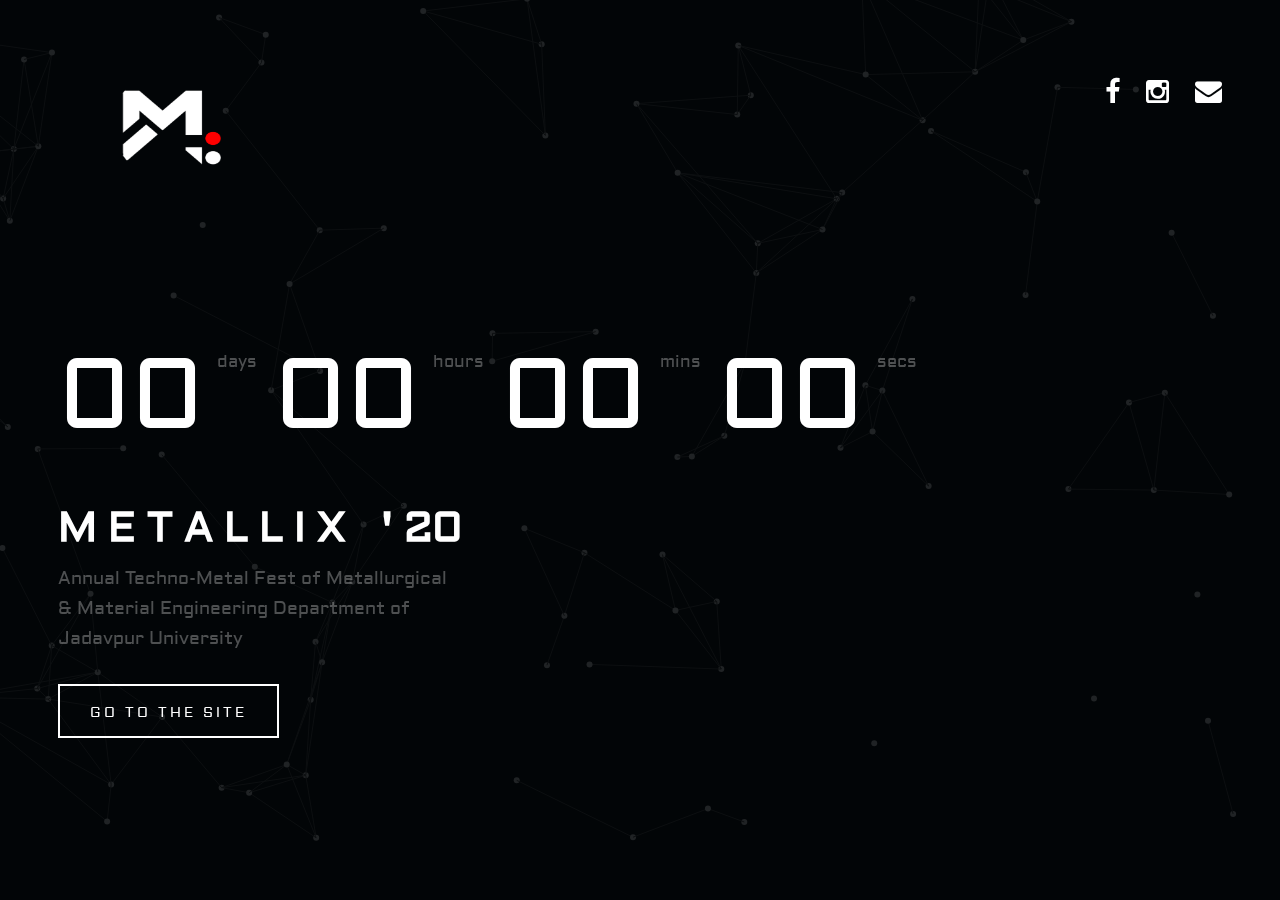
<file: index.html>
<!DOCTYPE html>
<!--[if IE 8 ]><html class="no-js oldie ie8" lang="en"> <![endif]-->
<!--[if IE 9 ]><html class="no-js oldie ie9" lang="en"> <![endif]-->
<!--[if (gte IE 9)|!(IE)]><!--><html class="no-js" lang="en"> <!--<![endif]-->
<head>

   <!--- basic page needs
   ================================================== -->
   <meta charset="utf-8">
	<title>Metallix '20 | Jadavpur University</title>
        <meta http-equiv="Content-Type" content="text/html; charset=UTF-8">
        <meta name="description" content="Metallix is the annual technical fest of the Metallurgical & Material Engineering Department of Jadavpur University" />
        <meta name="keywords" content="Metallix, Metallix 20, Metallix 2020, Metallix 2k20, Metallix Jadavpur University, metallix, metallix 20, metallix 2020, metallix 2k20, Metallurgy fests, Jadavpur University, Fest of Metallurgy, Kolkata fests, " />
        <meta name="author" content="Ayush Mishra" />
	<meta name="robots" content="index, follow">


   <!-- mobile specific metas
   ================================================== -->
	<meta name="viewport" content="width=device-width, initial-scale=1, maximum-scale=1">
	
	<!-- Global site tag (gtag.js) - Google Analytics -->
<script async src="https://www.googletagmanager.com/gtag/js?id=UA-132905449-1"></script>
<script>
  window.dataLayer = window.dataLayer || [];
  function gtag(){dataLayer.push(arguments);}
  gtag('js', new Date());

  gtag('config', 'UA-132905449-1');
</script>


 	<!-- CSS
   ================================================== -->
   <link rel="stylesheet" href="css/base.css">  
   <link rel="stylesheet" href="css/main.css">
   <link rel="stylesheet" href="css/vendor.css">
<link href='https://fonts.googleapis.com/css?family=Aldrich' rel='stylesheet'>
   <!-- script
   ================================================== -->
	<script src="js/modernizr.js"></script>


   <!-- favicons
	================================================== -->

       <link rel="icon" type="image/png" href="logo3.png">
	<link rel="apple-touch-icon" type="image/png" href="logo3.png" sizes="32x32" />



</head>

<body id="top">

	<!-- header 
   ================================================== -->
   <header>

   	<div class="row">
   		<div class="logo">
	         <a href="https://metallixju.in/index">Metallix</a>
	      </div> 

			<div class="social-links">
			   <ul>
					<li><a href="https://www.facebook.com/metallixju/"><i class="fa fa-facebook"></i></a></li>
					
				   <li><a href="https://www.instagram.com/p/Bt5Jbkgg9S0/?utm_source=ig_share_sheet&igshid=pbflx58rzwrk"><i class="fa fa-instagram"></i></a></li>
					
				 			   <li><a href="mailto:metallixju2020@gmail.com"><i class="fa fa-envelope"></i></a></li> 
				 
				</ul>
			</div>
   	</div> 

   </header> <!-- /header -->   

<style>
	h1{font-family: 'Aldrich';
         font-size: 10px}                   }
</style>
   <!-- home
   ================================================== -->
   <section id="home" class="home-particles">

   	<div class="shadow-overlay"></div>

   	<div class="content-wrap-table">		   

		   <div class="main-content-tablecell">

		   	<div class="row">
		   		<div class="col-twelve">

		   			<div id="counter">
		   				<div class="half">
		  
		   				<span>00 <sup>days</sup></span> 
		 						<span>00 <sup>hours</sup></span>
		   				</div>
							<div class="half">
								<span>00 <sup>mins</sup></span>
		 						<span>00 <sup>secs</sup></span>
		 					</div> 
		   			</div>

			  			<div class="bottom-text">
			  				<h1>M E T A L L I X &nbsp;&nbsp;' 20</h1>
				  			<p>
							Annual Techno-Metal Fest of Metallurgical & Material Engineering Department of Jadavpur University
				  			</p>			  				
			  			</div>			  						  			   			
<button onclick="window.location.href = 'info.html';">Go to the site</button>
			   	</div> <!-- /twelve --> 

			   
		   	</div> <!-- /row -->  

		   </div> <!-- /main-content --> 
		   
		</div> <!-- /content-wrap -->
   
   </section> <!-- /home -->


  
   <!-- Java Script
   ================================================== --> 
   <script src="js/jquery-2.1.3.min.js"></script>
   <script src="js/plugins.js"></script>
   <script src="js/main1.js"></script>

</body>

</html>
</file>
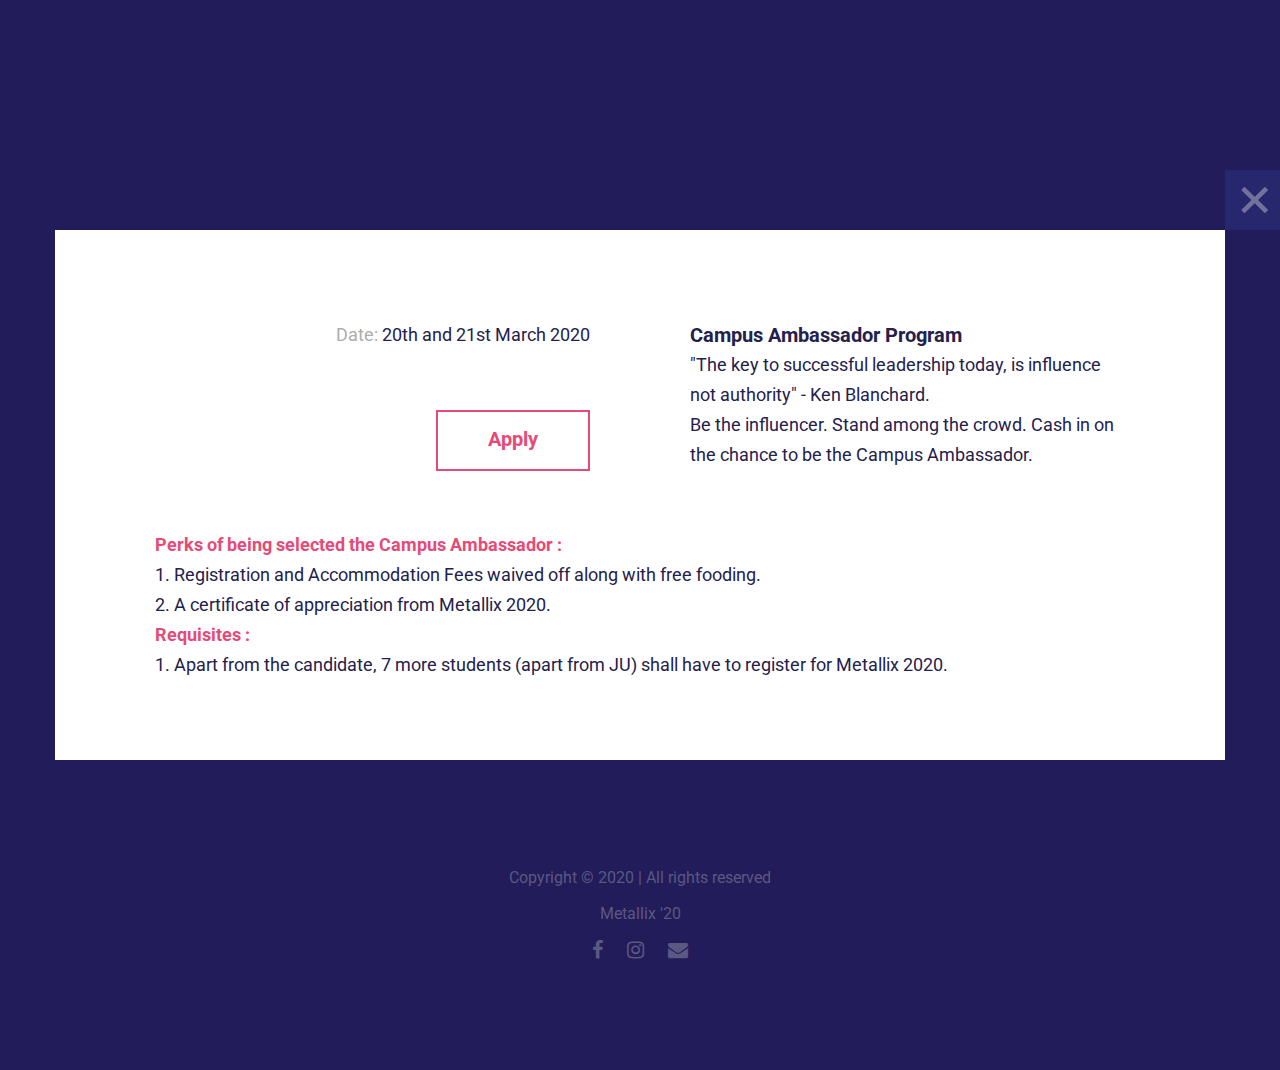
<file: campusambassador.html>
<!DOCTYPE HTML>
<html lang="en-US">
    <head>
        <title>Metallix '20 | Campus Ambassador Program</title>
        <meta http-equiv="Content-Type" content="text/html; charset=UTF-8">
        <meta name="description" content="The annual technical fest of the Metallurgical & Material Engineering Department of Jadavpur University" />
        <meta name="keywords" content="Metallix 2020, Metallurgy fests, Jadavpur University, Fest of Metallurgy, Kolkata fests " />
        <meta name="author" content="Ayush Mishra" />
        <meta name="viewport" content="width=device-width, initial-scale=1, maximum-scale=1">

        <link rel="shortcut icon" href="logo3.png" />
        <link href='https://fonts.googleapis.com/css?family=Roboto:300,400,400i,700,700i,900|Montserrat:400,700|PT+Serif' rel='stylesheet' type='text/css'>
        <link rel="stylesheet" type="text/css"  href='css/clear.css' />
        <link rel="stylesheet" type="text/css"  href='css/common.css' />
        <link rel="stylesheet" type="text/css"  href='css/font-awesome.min.css' />
        <link rel="stylesheet" type="text/css"  href='css/carouFredSel.css' />
        <link rel="stylesheet" type="text/css"  href='css/prettyPhoto.css' />
        <link rel="stylesheet" type="text/css"  href='css/sm-clean.css' />
        <link rel="stylesheet" type="text/css"  href='style.css' />

        <!--[if lt IE 9]>
                <script src="js/html5.js"></script>
        <![endif]-->

    </head>
    <body class="single-portfolio">

        <!-- Preloader Gif -->
        <table class="doc-loader">
            <tr>
                <td>
                    <img src="loader.gif" alt="Loading..." />
                </td>
            </tr>
        </table>

        <!-- Menu -->
       



        <article id="portfolio-1" class="section portfolio">
            <div class="center-relative content-1170">
                <div class="entry-content">
                    <div class="content-wrap relative">
                        <a class="absolute x-close" href="info.html">
                            <img src="demo-images/icon_04.png" alt="Close">
                        </a>

                        <div class="one margin-0">
                         <!--   <img src="ca.png" alt="ca"> -->
                        </div>
                        <div class="clear"></div>
                        
                        <div class="clear"></div>
                        <br>
                        <br>
                        <br>

                        <div class="one_half text-right">
                            <p>
                            
                                <span style="color: #adadad;">Date:</span> 20th and 21st March 2020<br>
                                
                            </p>
                           <br>
                           <br>
                            <div class="text-right">
                                <a href="https://docs.google.com/forms/d/13jl528vGON9LRuu-g5cJrePf4oyd9E_eEk0A0ybDGN4/edit?usp=sharing" target="_self" class="button ">Apply</a>
                            </div>
                        </div>



                        <div class="one_half last ">
                            <h1>Campus Ambassador Program</h1>
                            <p>"The key to successful leadership today, is influence not authority"
- Ken Blanchard.<br> 

Be the influencer. Stand among the crowd. Cash in on the chance to be the Campus Ambassador.</p>
                            <br>
                            
                        </div>
                        <div class="one">
                            <p><strong><span style="color: #e64b77 ;">Perks of being selected the Campus Ambassador  : </span></strong></p>
                            <p>1. Registration and Accommodation Fees waived off along with free fooding.<br>
2. A certificate of appreciation from Metallix 2020.<br>
                            <p><strong><span style="color: #e64b77 ;">Requisites  : </span></strong></p>

  <p>1. Apart from the candidate, 7 more students (apart from JU) shall have to register for Metallix 2020.<br>
                        <div class="clear"></div>
                    </div>
                </div>
                <div class="clear"></div>
            </div>



            <!-- Footer -->
            <footer>
                <div class="footer content-1170 center-relative">
                    <ul>
                        <li class="copyright-footer">
                      Copyright © 2020 | All rights reserved<br>Metallix '20
                    </li>
                         <li class="social-footer">
                        
                        <a href="https://www.facebook.com/metallixju/"><span class="fa fa-facebook"></span></a>
                             		 <a href="https://www.instagram.com/p/Bt5Jbkgg9S0/?utm_source=ig_share_sheet&igshid=pbflx58rzwrk"><span class="fa fa-instagram"></span></a>
                        <a href="mailto:metallixju2020@gmail.com"><span class="fa fa-envelope"></span></a>
                       
                    </li>
                    </ul>
                </div>
            </footer>
        </article>




        <!--Load JavaScript-->
        <script type="text/javascript" src="js/jquery.js"></script>
        <script type='text/javascript' src='js/jquery.sticky-kit.min.js'></script>
        <script type='text/javascript' src='js/jquery.smartmenus.min.js'></script>
        <script type='text/javascript' src='js/jquery.sticky.js'></script>
        <script type='text/javascript' src='js/jquery.dryMenu.js'></script>
        <script type='text/javascript' src='js/isotope.pkgd.js'></script>
        <script type='text/javascript' src='js/jquery.carouFredSel-6.2.0-packed.js'></script>
        <script type='text/javascript' src='js/jquery.mousewheel.min.js'></script>
        <script type='text/javascript' src='js/jquery.touchSwipe.min.js'></script>
        <script type='text/javascript' src='js/jquery.easing.1.3.js'></script>
        <script type='text/javascript' src='js/imagesloaded.pkgd.js'></script>
        <script type='text/javascript' src='js/jquery.prettyPhoto.js'></script>
        <script type='text/javascript' src='js/main.js'></script>
    </body>
</html>
</file>
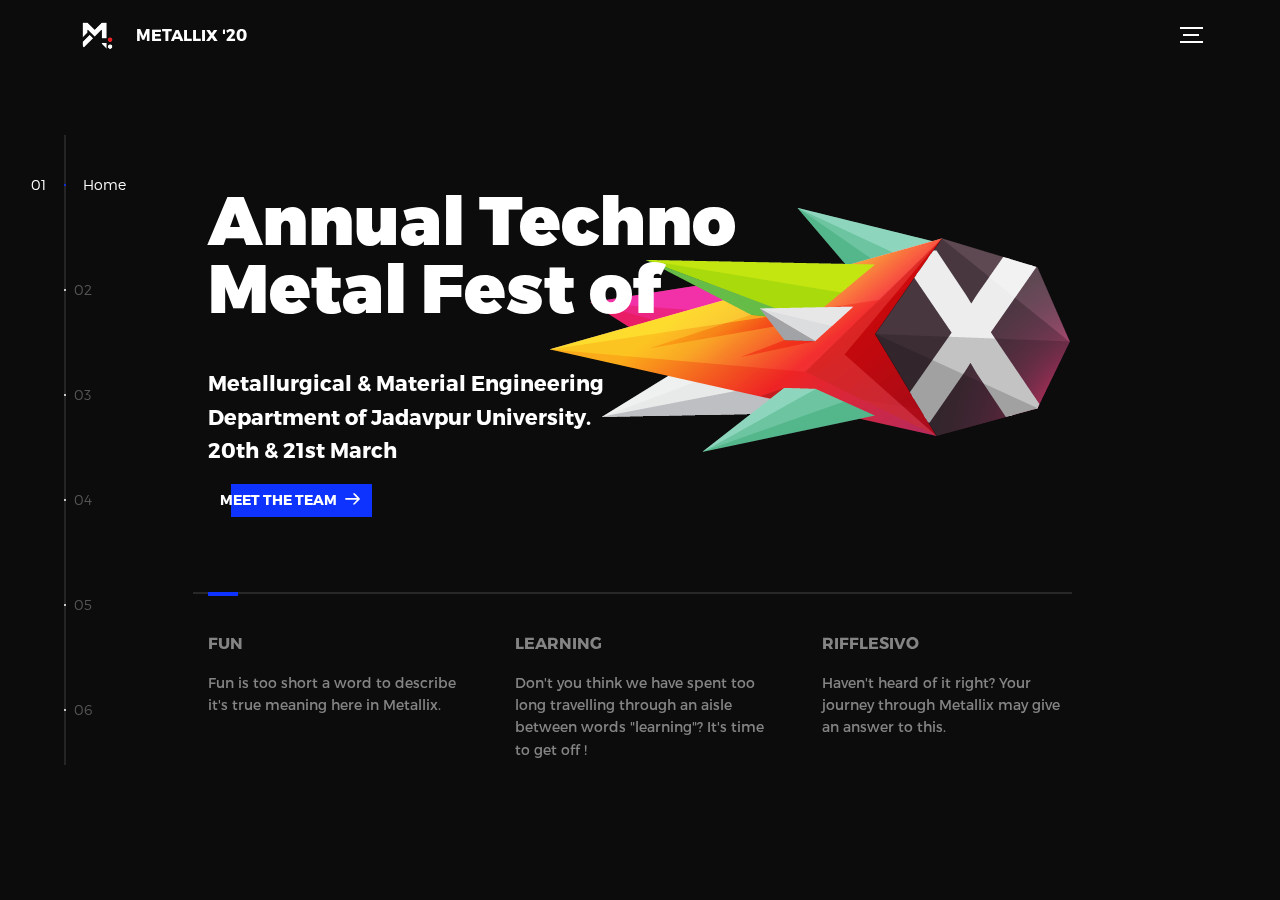
<file: info.html>
<!DOCTYPE html>
<html lang="en">
<head>
  <title>Metallix '20 | Jadavpur University</title>
  <meta charset="utf-8">
  <meta name="viewport" content="width=device-width, initial-scale=1">

  <meta http-equiv="X-UA-Compatible" content="IE=edge">
        <meta name="description" content="Metallix is the annual technical fest of the Metallurgical & Material Engineering Department of Jadavpur University" />
        <meta name="keywords" content="Metallix, Metallix 19, Metallix 2019, Metallix 2k19, Metallix Jadavpur University, metallix, metallix 19, metallix 2019, metallix 2k19, Metallurgy fests, Jadavpur University, Fest of Metallurgy, Kolkata fests, " />
        <meta name="author" content="Ayush Mishra" />
  <meta name="robots" content="index, follow">
  <link rel="stylesheet" href="assets1/css/main.css">

      <link rel="icon" type="image/png" href="assets1/img/logo2-01.png">
  <link rel="apple-touch-icon" type="image/png" href="assets1/img/logo2-01.png" sizes="32x32" />



</head>
<body>

<!-- notification for small viewports and landscape oriented smartphones -->
<div class="device-notification">
  <a class="device-notification--logo" href="#0">
    <img src="assets1/img/logo2-01.png" alt="Global">
    <p>Metallix '20</p>
  </a>
  <p class="device-notification--message">This Metallix site has so much to offer that we must request you orient your device to portrait or find a larger screen. You won't be disappointed.</p>
</div>

<div class="perspective effect-rotate-left">
  <div class="container"><div class="outer-nav--return"></div>
    <div id="viewport" class="l-viewport">
      <div class="l-wrapper">
        <header class="header">
          <a class="header--logo" href="#0">
            <img src="assets1/img/logo3-01.png" alt="Global">
            <p>Metallix '20</p>
          </a>
          <button class="header--cta cta">Meet the team</button>
          <div class="header--nav-toggle">
            <span></span>
          </div>
        </header>
        <nav class="l-side-nav">
          <ul class="side-nav">
            <li class="is-active"><span>Home</span></li>
            <li><span>About</span></li>
            <li><span>Events</span></li>
            <li><span>Contact</span></li>
            <li><span>Register</span></li>
                        <li><span>More</span></li>

          </ul>
        </nav>
        <ul class="l-main-content main-content">
          <li class="l-section section section--is-active">
            <div class="intro">
              <div class="intro--banner">
                <h1>Annual Techno<br>Metal Fest of</h1><h2>Metallurgical & Material Engineering<br>Department of Jadavpur University.<br>20th & 21st March</h2>
                <button class="cta">Meet the team
                  <svg version="1.1" id="Layer_1" xmlns="http://www.w3.org/2000/svg" xmlns:xlink="http://www.w3.org/1999/xlink" x="0px" y="0px" viewBox="0 0 150 118" style="enable-background:new 0 0 150 118;" xml:space="preserve">
                  <g transform="translate(0.000000,118.000000) scale(0.100000,-0.100000)">
                    <path d="M870,1167c-34-17-55-57-46-90c3-15,81-100,194-211l187-185l-565-1c-431,0-571-3-590-13c-55-28-64-94-18-137c21-20,33-20,597-20h575l-192-193C800,103,794,94,849,39c20-20,39-29,61-29c28,0,63,30,298,262c147,144,272,271,279,282c30,51,23,60-219,304C947,1180,926,1196,870,1167z"/>
                  </g>
                  </svg>
                  <span class="btn-background"></span>
                </button>
                <img src="assets1/img/x.png" alt="Welcome">
              </div>
              <div class="intro--options">
                <a>
                  <h3>Fun</h3>
                  <p>Fun is too short a word to describe it's true meaning here in Metallix.</p>
                </a>
                <a>
                  <h3>Learning</h3>
                  <p>Don't you think we have spent too long travelling through an aisle between words "learning"? It's time to get off !</p>
                </a>
                <a>
                  <h3>Rifflesivo</h3>
                  <p>Haven't heard of it right? Your journey through Metallix may give an answer to this.</p>
                </a>
              </div>
            </div>
          </li>
   
          <li class="l-section section">
            <div class="about">
              <div class="about--banner">
                <h2>We<br>materialize<br>your<br>dreams</h2>
                <a>
                  Metallurgical and Material Engg,<br>Jadavpur University
                </a>
                <img src="assets1/img/lm-01.png" alt="About Us">
              </div>
              <div class="intro--options1">
                <a>
                  <h1>ABOUT METALLIX</h1>
                  <p align="justify"><strong>Metallix</strong> is a two day long techno-metal extravaganza, involving students of Metallurgical and Material Engineering (including Science and Engineering branches involving development of Metals or Materials) from different Colleges and Universities from all over India. The event is aimed at creating a congenial platform where students can interact with leaders in this profession engaged in both research and production.
</p>
                </a>
                
              </div>
            </div>
          </li>
                 <li class="l-section section">
            <div class="work">
              <h2>Events</h2>
              <div class="work--lockup">
                <ul class="slider">
                       <li class="slider--item slider--item-left">
                    <a href="gnosis.html">
                      <div class="slider--item-image">
                        <img src="assets1/img/gnS-01.png" alt="quiz">
                      </div>
                      <p class="slider--item-title">Gnosis</p>
                      <p class="slider--item-description">General Quiz<br>21st March<br>Dr. K.P. Basu Memorial Hall<br>Jadavpur University</p>
                    </a>
                  </li>
               
                  <li class="slider--item slider--item-center">
                    <a href="bplan.html">
                      <div class="slider--item-image">
                        <img src="assets1/img/wsS3-01.png" alt="Bplan">
                      </div>
                      <p class="slider--item-title">Wall Street</p>
                      <p class="slider--item-description">Business Plan<br>21st March<br>Dr. K.P. Basu Memorial Hall<br>Jadavpur University</p>
                    </a>
                  </li>
                     <li class="slider--item slider--item-right">
                    <a href="scroll.html">
                      <div class="slider--item-image">
                        <img src="assets1/img/ppS-01.png" alt="paper">
                      </div>
                      <p class="slider--item-title">Scroll</p>
                      <p class="slider--item-description">Paper Presentation<br>20th March<br>Gandhi Bhawan<br>Jadavpur University</p>
                    </a>
                  </li>
                  <li class="slider--item slider--item-right">
                    <a href="scribe.html">
                      <div class="slider--item-image">
                        <img src="assets1/img/sppS1-01.png" alt="poster">
                      </div>
                      <p class="slider--item-title">Scribe</p>
                      <p class="slider--item-description">Poster Presentation<br>20th March<br>Gandhi Bhawan<br>Jadavpur University</p>
                    </a>
                  </li>
               
                           <li class="slider--item slider--item-right">
                    <a href="suits.html">
                      <div class="slider--item-image">
                        <img src="assets1/img/sS2-01.png" alt="placements">
                      </div>
                      <p class="slider--item-title">Suits</p>
                      <p class="slider--item-description">Mock Placement<br>21st & 20th March<br>TEQIP Building<br>Jadavpur University</p>
                    </a>
                  </li>
                              <li class="slider--item slider--item-right">
                    <a href="specio.html">
                      <div class="slider--item-image">
                        <img src="assets1/img/spS1-01.png" alt="metal">
                      </div>
                      <p class="slider--item-title">Specio</p>
                      <p class="slider--item-description">Metallography<br>21st March<br>Dr. K.P. Basu Memorial Hall<br>Jadavpur University</p>
                    </a>
                  </li>
                    <li class="slider--item slider--item-right">
                    <a href="talaash.html">
                      <div class="slider--item-image">
                        <img src="assets1/img/thS-01.png" alt="Traesurehunt">
                      </div>
                      <p class="slider--item-title">Talaash</p>
                      <p class="slider--item-description">Treasure Hunt<br>20th March<br>Gandhi Bhawan<br>Jadavpur University</p>
                    </a>
                  </li>
           
                </ul>
                <div class="slider--prev">
                  <svg version="1.1" id="Layer_1" xmlns="http://www.w3.org/2000/svg" xmlns:xlink="http://www.w3.org/1999/xlink" x="0px" y="0px"
                  viewBox="0 0 150 118" style="enable-background:new 0 0 150 118;" xml:space="preserve">
                  <g transform="translate(0.000000,118.000000) scale(0.100000,-0.100000)">
                    <path d="M561,1169C525,1155,10,640,3,612c-3-13,1-36,8-52c8-15,134-145,281-289C527,41,562,10,590,10c22,0,41,9,61,29
                    c55,55,49,64-163,278L296,510h575c564,0,576,0,597,20c46,43,37,109-18,137c-19,10-159,13-590,13l-565,1l182,180
                    c101,99,187,188,193,199c16,30,12,57-12,84C631,1174,595,1183,561,1169z"/>
                  </g>
                  </svg>
                </div>
                <div class="slider--next">
                  <svg version="1.1" id="Layer_1" xmlns="http://www.w3.org/2000/svg" xmlns:xlink="http://www.w3.org/1999/xlink" x="0px" y="0px" viewBox="0 0 150 118" style="enable-background:new 0 0 150 118;" xml:space="preserve">
                  <g transform="translate(0.000000,118.000000) scale(0.100000,-0.100000)">
                    <path d="M870,1167c-34-17-55-57-46-90c3-15,81-100,194-211l187-185l-565-1c-431,0-571-3-590-13c-55-28-64-94-18-137c21-20,33-20,597-20h575l-192-193C800,103,794,94,849,39c20-20,39-29,61-29c28,0,63,30,298,262c147,144,272,271,279,282c30,51,23,60-219,304C947,1180,926,1196,870,1167z"/>
                  </g>
                  </svg>
                </div>
              </div>
            </div>
          </li>
          <li class="l-section section">
            <div class="contact">
              <div class="contact--lockup">
                <div class="modal">
                  <div class="modal--information">
                    <p>Jadavpur University, Kolkata- 700032</p>
                    <a href="mailto:metallixju2020@gmail.com">metallixju2020@gmail.com</a>
                    <a>+91 7003160495</a>
                  </div>
                  <ul class="modal--options">
                    <li><a href="https://www.facebook.com/metallixju/">FACEBOOK</a></li>
                    <li><a href="https://www.instagram.com/p/Bt5Jbkgg9S0/?utm_source=ig_share_sheet&igshid=pbflx58rzwrk">INSTAGRAM</a></li>
                    <li><a href="mailto:metallixju2020@gmail.com">Contact Us</a></li>
                  </ul>
                </div>
              </div>
            </div>
          </li>
          <li class="l-section section">
            <div class="hire">
              <h2>Register</h2>
              <form class="work-request">
                <div class="work-request--options">
                  <span class="options-b">
                    <style>
                    .button {
   border: 2px solid #0f33ff;
  color: white;
  padding: 10px 20px;
  text-align: center;
  text-decoration: none;
  display: inline-block;
  font-size: 15px;
  margin: 4px 2px;
  transition-duration: 0.4s;
  cursor: pointer;
}
</style>
                  <a href="#" class="button" onclick="alert('Please Go to the EVENTS section and Register for each event you want to participate in')" style="width: 240px;margin-top: 6px;">Without accommodation</a>

                   
                  <a href="all.html" class="button" style="width: 240px;margin-top: 6px;">With accommodation</a>

                   
                 
                  </span>
                  </div>
                
              <p> <strong>General Rules and Regulations :</strong><br>
1. You will be informed via mail if your abstract in Scribe or Scroll gets selected.<br>
*<u>Accommodation Required</u><br>
- Total Registration Fees is Rs. 500 per head which includes lodging and lunch on 20th and 21st March, 2020. (only if your abstract gets selected in case of Scroll or Scribe)<br>
- Payment can be done online through UPI.<br>
- This includes passes of all the events. However, one can choose the events he/she wants to participate in.<br>
*<u>Accommodation Not Required</u><br>
- Registration fees per event per team is Rs. 60 and in case of Suits, it is Rs. 60 per participant.<br>
- Payment can be done online or offline at the venue.<br>
- Participants need to register for each event he/she wants to participate in.</p>
            </div>
          </li>
          <li class="l-section section">
            <div class="hire">
              <h2>More</h2>
              <form class="work-request">
                <div class="work-request--options">
                  <span class="options-b">
                    <style>
                    .button {
   border: 2px solid #0f33ff;
  color: white;
  padding: 10px 20px;
  text-align: center;
  text-decoration: none;
  display: block;
  font-size: 15px;
  margin: auto;
  transition-duration: 0.4s;
  cursor: pointer;
  }
@media only screen and (max-width:767px) {
  p {
    font-size: 10px;
  }
}
</style>
                  <a href="campusambassador.html" class="button" style="width: 240px; margin-top: 6px;">Campus Ambassador</a>

                   
                  <a href="sponsorship.html" class="button" style="width: 240px;margin-top: 6px;">Sponsorships</a>
                                    <a href="ourteam.html" class="button" style="width: 240px;margin-top: 6px;">Meet the Team</a>


                   
                 
                  </span>
                  </div>

                
              <p align="center"> 



                Copyright &copy;<script>document.write(new Date().getFullYear());</script> | All rights reserved <br><strong>Metallix '20</strong>
</p>
  
            </div>
          </li>
        </ul>
      </div>
    </div>
  </div>
  <ul class="outer-nav">
    <li class="is-active">Home</li>
    <li>About</li>
    <li>Events</li>
    <li>Contact</li>
    <li>Register</li>
        <li>More</li>

  </ul>
</div>

<script src="https://ajax.googleapis.com/ajax/libs/jquery/2.2.4/jquery.min.js"></script>
<script>window.jQuery || document.write('<script src="assets1/js/vendor/jquery-2.2.4.min.js"><\/script>')</script>
<script src="assets1/js/functions-min.js"></script>
</body>
</html>
</file>
<file: css/base.css>
/* =================================================================== 
 *
 *  Khronos v1.0 Base Stylesheet
 *  url: www.styleshout.com
 *  06-10-2016
 *  ------------------------------------------------------------------
 *
 *  TOC:
 *  01. reset
 *  02. basic/base setup styles
 *  03. grid
 *  04. MISC
 *
 * =================================================================== */

 
/* ===================================================================
 * 01. reset - normalize.css v3.0.2 | MIT License | git.io/normalize
 *
 * ------------------------------------------------------------------- */

html {
	font-family: sans-serif;
	-ms-text-size-adjust: 100%;
	-webkit-text-size-adjust: 100%;
}

body {
	margin: 0;
}

article,
aside,
details,
figcaption,
figure,
footer,
header,
hgroup,
main,
menu,
nav,
section,
summary {
	display: block;
}

audio,
canvas,
progress,
video {
	display: inline-block;
	vertical-align: baseline;
}

audio:not([controls]) {
	display: none;
	height: 0;
}

[hidden],
template {
	display: none;
}

a {
	background: transparent;
}

a:active,
a:hover {
	outline: 0;
}

abbr[title] {
	border-bottom: 1px dotted;
}

b,
strong {
	font-weight: bold;
}

dfn {
	font-style: italic;
}

h1 {
	font-size: 2em;
	margin: 0.67em 0;
}

mark {
	background: #ff0;
	color: #000;
}

small {
	font-size: 80%;
}

sub,
sup {
	font-size: 75%;
	line-height: 0;
	position: relative;
	vertical-align: baseline;
}

sup {
	top: -0.5em;
}

sub {
	bottom: -0.25em;
}

img {
	border: 0;
}

svg:not(:root) {
	overflow: hidden;
}

figure {
	margin: 1em 40px;
}

hr {
	-moz-box-sizing: content-box;
	box-sizing: content-box;
	height: 0;
}

pre {
	overflow: auto;
}

code,
kbd,
pre,
samp {
	font-family: monospace, monospace;
	font-size: 1em;
}

button,
input,
optgroup,
select,
textarea {
	color: inherit;
	font: inherit;
	margin: 0;
}

button {
	overflow: visible;
}

button,
select {
	text-transform: none;
}

button,
html input[type="button"],
input[type="reset"],
input[type="submit"] {
	-webkit-appearance: button;
	cursor: pointer;
}

button[disabled],
html input[disabled] {
	cursor: default;
}

button::-moz-focus-inner,
input::-moz-focus-inner {
	border: 0;
	padding: 0;
}

input {
	line-height: normal;
}

input[type="checkbox"],
input[type="radio"] {
	box-sizing: border-box;
	padding: 0;
}

input[type="number"]::-webkit-inner-spin-button,
input[type="number"]::-webkit-outer-spin-button {
	height: auto;
}

input[type="search"] {
	-webkit-appearance: textfield;
	-moz-box-sizing: content-box;
	-webkit-box-sizing: content-box;
	box-sizing: content-box;
}

input[type="search"]::-webkit-search-cancel-button,
input[type="search"]::-webkit-search-decoration {
	-webkit-appearance: none;
}

fieldset {
	border: 1px solid #c0c0c0;
	margin: 0 2px;
	padding: 0.35em 0.625em 0.75em;
}

legend {
	border: 0;
	padding: 0;
}

textarea {
	overflow: auto;
}

optgroup {
	font-weight: bold;
}

table {
	border-collapse: collapse;
	border-spacing: 0;
}

td,
th {
	padding: 0;
}


/* ===================================================================
 * 02. basic/base setup styles - (_basic.scss)
 *
 * ------------------------------------------------------------------- */
html {
	font-size: 62.5%;
	box-sizing: border-box;
}

*,
*::before,
*::after {
	box-sizing: inherit;
}

body {
	font-weight: normal;
	line-height: 1;
	text-rendering: optimizeLegibility;
	word-wrap: break-word;
	-webkit-overflow-scrolling: touch;
	-webkit-text-size-adjust: none;
}

body,
input,
button {
	-moz-osx-font-smoothing: grayscale;
	-webkit-font-smoothing: antialiased;
}

/* -------------------------------------------------------------------
 * Media - (_basic.scss)
 * ------------------------------------------------------------------- */
img,
video {
	max-width: 100%;
	height: auto;
}

/* -------------------------------------------------------------------
 * Typography resets - (_basic.scss)
 * ------------------------------------------------------------------- */
div, dl, dt, dd, ul, ol, li, h1, h2, h3, h4, h5, h6, pre, form, p, blockquote, th, td {
	margin: 0;
	padding: 0;
}
h1, h2, h3, h4, h5, h6 {
	-webkit-font-variant-ligatures: common-ligatures;
	-moz-font-variant-ligatures: common-ligatures;
	font-variant-ligatures: common-ligatures;
	text-rendering: optimizeLegibility;
}
em, i {
	font-style: italic;
	line-height: inherit;
}
strong, b {
	font-weight: bold;
	line-height: inherit;
}
small {
	font-size: 60%;
	line-height: inherit;
}
ol, ul {
	list-style: none;
}
li {
	display: block;
}

/* -------------------------------------------------------------------
 * links - (_basic.scss)
 * ------------------------------------------------------------------- */
a {
	text-decoration: none;
	line-height: inherit;
}

a img {
	border: none;
}

/* ------------------------------------------------------------------- 
 * inputs - (_basic.scss)
 * ------------------------------------------------------------------- */
fieldset {
	margin: 0;
	padding: 0;
}

input[type="email"],
input[type="number"],
input[type="search"],
input[type="text"],
input[type="tel"],
input[type="url"],
input[type="password"],
textarea {
	-webkit-appearance: none;
	-moz-appearance: none;
	-ms-appearance: none;
	-o-appearance: none;
	appearance: none;
}


/* ===================================================================
 * 03. grid - (_grid.scss)
 *
 * ------------------------------------------------------------------- */
.row {
	width: 94%;
	max-width: 1170px;
	margin: 0 auto;
}

.row:before,
.row:after {
	content: "";
	display: table;
}

.row:after {
	clear: both;
}

.row .row {
	width: auto;
	max-width: none;
	margin-left: -20px;
	margin-right: -20px;
}

[class*="col-"],
.bgrid {
	float: left;
}

[class*="col-"] + [class*="col-"].end {
	float: right;
}

[class*="col-"] {
	padding: 0 20px;
}

.col-one {
	width: 8.33333%;
}
.col-two, .col-1-6 {
	width: 16.66667%;
}
.col-three, .col-1-4 {
	width: 25%;
}
.col-four, .col-1-3 {
	width: 33.33333%;
}
.col-five {
	width: 41.66667%;
}
.col-six, .col-1-2 {
	width: 50%;
}
.col-seven {
	width: 58.33333%;
}
.col-eight, .col-2-3 {
	width: 66.66667%;
}
.col-nine, .col-3-4 {
	width: 75%;
}
.col-ten, .col-5-6 {
	width: 83.33333%;
}
.col-eleven {
	width: 91.66667%;
}
.col-twelve, .col-full {
	width: 100%;
}

/* --------------------------------------------------------------- 
 * small screens - (_base.scss)
 * --------------------------------------------------------------- */
@media screen and (max-width:1024px) {
	.row .row {
		margin-left: -18px;
		margin-right: -18px;
	}

	[class*="col-"] {
		padding: 0 18px;
	}

}

/* ---------------------------------------------------------------
 * tablets - (_base.scss)
 * --------------------------------------------------------------- */
@media screen and (max-width:768px) {
	.row {
		width: auto;
		padding-left: 30px;
		padding-right: 30px;
	}

	.row .row {
		padding-left: 0;
		padding-right: 0;
		margin-left: -15px;
		margin-right: -15px;
	}

	[class*="col-"] {
		padding: 0 15px;
	}

	.tab-1-4 {
		width: 25%;
	}

	.tab-1-3 {
		width: 33.33333%;
	}

	.tab-1-2 {
		width: 50%;
	}

	.tab-2-3 {
		width: 66.66667%;
	}

	.tab-3-4 {
		width: 75%;
	}

	.tab-full {
		width: 100%;
	}

}

/* --------------------------------------------------------------- 
 * large mobile devices - (_base.scss)
 * --------------------------------------------------------------- */
@media screen and (max-width:600px) {
	.row {
		padding-left: 25px;
		padding-right: 25px;
	}

	.row .row {
		margin-left: -10px;
		margin-right: -10px;
	}

	[class*="col-"] {
		padding: 0 10px;
	}

	.mob-1-4 {
		width: 25%;
	}

	.mob-1-2 {
		width: 50%;
	}

	.mob-3-4 {
		width: 75%;
	}

	.mob-full {
		width: 100%;
	}

}

/* --------------------------------------------------------------- 
 * small mobile devices - (_base.scss)
 * --------------------------------------------------------------- */
@media screen and (max-width:400px) {
	.row .row {
		padding-left: 0;
		padding-right: 0;
		margin-left: 0;
		margin-right: 0;
	}

	[class*="col-"] {
		width: 100% !important;
		float: none !important;
		clear: both !important;
		margin-left: 0;
		margin-right: 0;
		padding: 0;
	}

	[class*="col-"] + [class*="col-"].end {
		float: none;
	}

}


/* ===================================================================
 * block grids - (_base.scss)
 *
 * ------------------------------------------------------------------- */

[class*="block-"]:before, [class*="block-"]:after {
	content: "";
	display: table;
}

[class*="block-"]:after {
	clear: both;
}

.block-1-6 .bgrid {
	width: 16.66667%;
}

.block-1-4 .bgrid {
	width: 25%;
}

.block-1-3 .bgrid {
	width: 33.33333%;
}

.block-1-2 .bgrid {
	width: 50%;
}

/**
 * Clearing for block grid columns. Allow columns with 
 * different heights to align properly.
 */
.block-1-6 .bgrid:nth-child(6n+1),
.block-1-4 .bgrid:nth-child(4n+1),
.block-1-3 .bgrid:nth-child(3n+1),
.block-1-2 .bgrid:nth-child(2n+1) {
	clear: both;
}

/* ---------------------------------------------------------------
 * small screens - (_base.scss)
 * --------------------------------------------------------------- */
@media screen and (max-width:1024px) {
	.block-s-1-6 .bgrid {
		width: 16.66667%;
	}

	.block-s-1-4 .bgrid {
		width: 25%;
	}

	.block-s-1-3 .bgrid {
		width: 33.33333%;
	}

	.block-s-1-2 .bgrid {
		width: 50%;
	}

	.block-s-full .bgrid {
		width: 100%;
		clear: both;
	}

	[class*="block-s-"] .bgrid:nth-child(n) {
		clear: none;
	}

	.block-s-1-6 .bgrid:nth-child(6n+1),
	.block-s-1-4 .bgrid:nth-child(4n+1),
	.block-s-1-3 .bgrid:nth-child(3n+1),
	.block-s-1-2 .bgrid:nth-child(2n+1) {
		clear: both;
	}

}

/* ---------------------------------------------------------------
 * tablets - (_base.scss)
 * --------------------------------------------------------------- */
@media screen and (max-width:768px) {
	.block-tab-1-6 .bgrid {
		width: 16.66667%;
	}

	.block-tab-1-4 .bgrid {
		width: 25%;
	}

	.block-tab-1-3 .bgrid {
		width: 33.33333%;
	}

	.block-tab-1-2 .bgrid {
		width: 50%;
	}

	.block-tab-full .bgrid {
		width: 100%;
		clear: both;
	}

	[class*="block-tab-"] .bgrid:nth-child(n) {
		clear: none;
	}

	.block-tab-1-6 .bgrid:nth-child(6n+1),
	.block-tab-1-4 .bgrid:nth-child(4n+1),
	.block-tab-1-3 .bgrid:nth-child(3n+1),
	.block-tab-1-2 .bgrid:nth-child(2n+1) {
		clear: both;
	}

}

/* ---------------------------------------------------------------
 * large mobile devices - (_base.scss)
 * --------------------------------------------------------------- */
@media screen and (max-width:600px) {
	.block-mob-1-6 .bgrid {
		width: 16.66667%;
	}

	.block-mob-1-4 .bgrid {
		width: 25%;
	}

	.block-mob-1-3 .bgrid {
		width: 33.33333%;
	}

	.block-mob-1-2 .bgrid {
		width: 50%;
	}

	.block-mob-full .bgrid {
		width: 100%;
		clear: both;
	}

	[class*="block-mob-"] .bgrid:nth-child(n) {
		clear: none;
	}

	.block-mob-1-6 .bgrid:nth-child(6n+1),
	.block-mob-1-4 .bgrid:nth-child(4n+1),
	.block-mob-1-3 .bgrid:nth-child(3n+1),
	.block-mob-1-2 .bgrid:nth-child(2n+1) {
		clear: both;
	}

}

/* ---------------------------------------------------------------
 * stack on small mobile devices - (_base.scss)
 * --------------------------------------------------------------- */
@media screen and (max-width:400px) {
	.stack .bgrid {
		width: 100% !important;
		float: none !important;
		clear: both !important;
		margin-left: 0;
		margin-right: 0;
	}

}


/* ===================================================================
 * 04. MISC  - (_base.scss)
 *
 * ------------------------------------------------------------------- */

/**
 * Clearing - (http://nicolasgallagher.com/micro-clearfix-hack/
 */
.group:before,
.group:after {
	content: "";
	display: table;
}

.group:after {
	clear: both;
}

/**
 * Misc Helper Styles 
 */
.hide {
	display: none;
}

.invisible {
	visibility: hidden;
}

.antialiased {
	-webkit-font-smoothing: antialiased;
	-moz-osx-font-smoothing: grayscale;
}

.overflow-hidden {
	overflow: hidden;
}

.remove-bottom {
	margin-bottom: 0;
}

.half-bottom {
	margin-bottom: 1.5rem !important;
}

.add-bottom {
	margin-bottom: 3rem !important;
}

.no-border {
	border: none;
}

.full-width {
	width: 100%;
}

.text-center {
	text-align: center;
}

.text-left {
	text-align: left;
}

.text-right {
	text-align: right;
}

.pull-left {
	float: left;
}

.pull-right {
	float: right;
}

.align-center {
	margin-left: auto;
	margin-right: auto;
	text-align: center;
}
</file>
<file: css/main.css>
/* =================================================================== 
 *
 *  Khronos v1.0 Main Stylesheet
 *  url: www.styleshout.com
 *  06-10-2016
 *  ------------------------------------------------------------------
 *
 *  TOC:
 *  01. webfonts and iconfonts
 *  02. base style overrides
 *  03. typography & general theme styles
 *  04. preloader
 *  05. forms
 *  06. buttons
 *  07. other components
 *  08. header styles
 *  09. home
 *  10. info
 *  11. cta
 *  12. footer
 *
 * =================================================================== */


/* ===================================================================
 * 01. webfonts and iconfonts - (_document-setup)
 *
 * ------------------------------------------------------------------- */
@import url("fonts.css");
@import url("font-awesome/css/font-awesome.min.css");
@import url("micons/micons.css");


/* ===================================================================
 * 02. base style overrides - (_document-setup)
 *
 * ------------------------------------------------------------------- */
html {
	font-size: 10px;
}
@media only screen and (max-width:1024px) {
	html {
		font-size: 9.375px;
	}
}
@media only screen and (max-width:768px) {
	html {
		font-size: 10px;
	}
}
@media only screen and (max-width:400px) {
	html {
		font-size: 9.375px;
	}
}
html, body {
	height: 100%;
}
body {
	background: #FFFFFF;
	font-family: "Aldrich";
	font-size: 1.6rem;
	line-height: 3rem;
	color: #333333;
}

/* ------------------------------------------------------------------- 
 * links - (_document-setup) 
 * ------------------------------------------------------------------- */
a, a:visited {
	color: #057f78;
	-moz-transition: all 0.3s ease-in-out;
	-o-transition: all 0.3s ease-in-out;
	-webkit-transition: all 0.3s ease-in-out;
	-ms-transition: all 0.3s ease-in-out;
	transition: all 0.3s ease-in-out;
}
a:hover, a:focus {
	color: #000000;
}

/* ===================================================================
 * 03. typography & general theme styles - (_document-setup.scss) 
 *
 * ------------------------------------------------------------------- */
h1, h2, h3, h4, h5, h6, .h01, .h02, .h03, .h04, .h05, .h06 {
	font-family: "roboto-black", sans-serif;
	color: #151515;
	font-style: normal;
	text-rendering: optimizeLegibility;
	margin-bottom: 2.1rem;
}
h3, .h03, h4, .h04 {
	margin-bottom: 1.8rem;
}
h5, .h05, h6, .h06 {
	margin-bottom: 1.2rem;
}
h1, .h01 {
	font-size: 2rem;
	line-height: 1.35;
	letter-spacing: -.1rem;
}
@media only screen and (max-width:600px) {
	h1, .h01 {
		font-size: 2rem;
		letter-spacing: -.07rem;
	}
}
h2, .h02 {
	font-size: 2.4rem;
	line-height: 1.25;
}
h3, .h03 {
	font-size: 2rem;
	line-height: 1.5;
}
h4, .h04 {
	font-size: 1.7rem;
	line-height: 1.76;
}
h5, .h05 {
	font-size: 1.4rem;
	line-height: 1.7;
	text-transform: uppercase;
	letter-spacing: .2rem;
}
h6, .h06 {
	font-size: 1.3rem;
	line-height: 1.85;
	text-transform: uppercase;
	letter-spacing: .2rem;
}
p img {
	margin: 0;
}
p.lead {
	font-family: "roboto-light", serif;
	font-size: 2rem;
	line-height: 1.8;
	color: #4d4d4d;
}
@media only screen and (max-width:768px) {
	p.lead {
		font-size: 1.8rem;
	}
}
em, i, strong, b {
	font-size: 1.6rem;
	line-height: 3rem;
	font-style: normal;
	font-weight: normal;
}
em, i {
	font-family: "roboto-italic", serif;
}
strong, b {
	font-family: "roboto-bold", serif;
}
small {
	font-size: 1.1rem;
	line-height: inherit;
}
blockquote {
	margin: 3rem 0;
	padding-left: 4rem;
	position: relative;
}
blockquote:before {
	content: "\201C";
	font-size: 8rem;
	line-height: 0px;
	margin: 0;
	color: #333;
	font-family: arial, sans-serif;
	position: absolute;
	top: 3rem;
	left: 0;
}
blockquote p {
	font-family: georgia, serif;
	font-style: italic;
	padding: 0;
	font-size: 1.9rem;
	line-height: 1.75;
}
blockquote cite {
	display: block;
	font-size: 1.2rem;
	font-style: normal;
	line-height: 1.65;
}
blockquote cite:before {
	content: "\2014 \0020";
}
blockquote cite a, blockquote cite a:visited {
	color: #4d4d4d;
	border: none;
}
abbr {
	font-family: "roboto-bold", serif;
	font-variant: small-caps;
	text-transform: lowercase;
	letter-spacing: .05rem;
	color: #4d4d4d;
}
var, kbd, samp, code, pre {
	font-family: Consolas, "Andale Mono", Courier, "Courier New", monospace;
}
pre {
	padding: 2.4rem 3rem 3rem;
	background: #F1F1F1;
}
code {
	font-size: 1.4rem;
	margin: 0 .2rem;
	padding: .3rem .6rem;
	white-space: nowrap;
	background: #F1F1F1;
	border: 1px solid #E1E1E1;
	border-radius: 3px;
}
pre > code {
	display: block;
	white-space: pre;
	line-height: 2;
	padding: 0;
	margin: 0;
}
pre.prettyprint > code {
	border: none;
}
del {
	text-decoration: line-through;
}
abbr[title], dfn[title] {
	border-bottom: 1px dotted;
	cursor: help;
}
mark {
	background: #FFF49B;
	color: #000;
}
hr {
	border: solid #d2d2d2;
	border-width: 1px 0 0;
	clear: both;
	margin: 2.4rem 0 1.5rem;
	height: 0;
}

/* ------------------------------------------------------------------- 
 * Lists - (_document-setup)  
 * ------------------------------------------------------------------- */
ol {
	list-style: decimal;
}
ul {
	list-style: disc;
}
li {
	display: list-item;
}
ol, ul {
	margin-left: 1.7rem;
}
ul li {
	padding-left: .4rem;
}
ul ul, ul ol, ol ol, ol ul {
	margin: .6rem 0 .6rem 1.7rem;
}
ul.disc li {
	display: list-item;
	list-style: none;
	padding: 0 0 0 .8rem;
	position: relative;
}
ul.disc li::before {
	content: "";
	display: inline-block;
	width: 8px;
	height: 8px;
	border-radius: 50%;
	background: #034e4a;
	position: absolute;
	left: -17px;
	top: 11px;
	vertical-align: middle;
}
dt {
	margin: 0;
	color: #034e4a;
}
dd {
	margin: 0 0 0 2rem;
}

/* ------------------------------------------------------------------- 
 * Spacing - (_document-setup)  
 * ------------------------------------------------------------------- */
button, .button {
	margin-bottom: 1.2;
}
fieldset {
	margin-bottom: 1.5rem;
}
input,
textarea,
select,
pre,
blockquote,
figure,
table,
p,
ul,
ol,
dl,
form,
.fluid-video-wrapper,
.ss-custom-select {
	margin-bottom: 3rem;
}

/* ------------------------------------------------------------------- 
 * floated image - (_document-setup)  
 * ------------------------------------------------------------------- */
img.pull-right {
	margin: 1.5rem 0 0 3rem;
}
img.pull-left {
	margin: 1.5rem 3rem 0 0;
}

/* ------------------------------------------------------------------- 
 * block grids paddings
 * ------------------------------------------------------------------- */
.bgrid {
	padding: 0 20px;
}
@media only screen and (max-width:1024px) {
	.bgrid {
		padding: 0 18px;
	}
}
@media only screen and (max-width:768px) {
	.bgrid {
		padding: 0 15px;
	}
}
@media only screen and (max-width:600px) {
	.bgrid {
		padding: 0 10px;
	}
}
@media only screen and (max-width:400px) {
	.bgrid {
		padding: 0;
	}
}

 
/* ===================================================================
 * 04. preloader - (_preloader-1.scss)
 *
 * ------------------------------------------------------------------- */
#preloader {
	position: fixed;
	top: 0;
	left: 0;
	right: 0;
	bottom: 0;
	background: #050505;
	z-index: 800;
	height: 100%;
	width: 100%;
}
.no-js #preloader, .oldie #preloader {
	display: none;
}
#loader {
	position: absolute;
	left: 50%;
	top: 50%;
	width: 60px;
	height: 60px;
	margin: -30px 0 0 -30px;
	padding: 0;
}
#loader:before {
	content: "";
	border-top: 6px solid rgba(255, 255, 255, 0.1);
	border-right: 6px solid rgba(255, 255, 255, 0.1);
	border-bottom: 6px solid rgba(255, 255, 255, 0.1);
	border-left: 6px solid #FFFFFF;
	-webkit-animation: load 1.1s infinite linear;
	animation: load 1.1s infinite linear;
	display: block;
	border-radius: 50%;
	width: 60px;
	height: 60px;
}
@-webkit-keyframes load {
	0% {
		-webkit-transform: rotate(0deg);
		transform: rotate(0deg);
	}
	100% {
		-webkit-transform: rotate(360deg);
		transform: rotate(360deg);
	}
}
@keyframes load {
	0% {
		-webkit-transform: rotate(0deg);
		transform: rotate(0deg);
	}
	100% {
		-webkit-transform: rotate(360deg);
		transform: rotate(360deg);
	}
}


/* ===================================================================
 * 05. forms - (_forms.scss)
 *
 * ------------------------------------------------------------------- */
fieldset {
	border: none;
}
input[type="email"],
input[type="number"],
input[type="search"],
input[type="text"],
input[type="tel"],
input[type="url"],
input[type="password"],
textarea,
select {
	display: block;
	height: 6rem;
	padding: 1.5rem 2rem;
	border: none;
	border-bottom: 3px solid rgba(17, 17, 17, 0.5);
	outline: none;
	vertical-align: middle;
	color: #333333;
	font-family: "roboto-regular", sans-serif;
	font-size: 1.7rem;
	line-height: 3rem;
	max-width: 100%;
	background: transparent;
	-moz-transition: all 0.3s ease-in-out;
	-o-transition: all 0.3s ease-in-out;
	-webkit-transition: all 0.3s ease-in-out;
	-ms-transition: all 0.3s ease-in-out;
	transition: all 0.3s ease-in-out;
}
textarea {
	min-height: 25rem;
}
input[type="email"]:focus,
input[type="number"]:focus,
input[type="search"]:focus,
input[type="text"]:focus,
input[type="tel"]:focus,
input[type="url"]:focus,
input[type="password"]:focus,
textarea:focus,
select:focus {
	color: #000000;
	border-color: #034e4a;
}
label, legend {
	font-family: "roboto-bold", sans-serif;
	font-size: 1.6rem;
	margin-bottom: .6rem;
	color: black;
	display: block;
}
input[type="checkbox"],
input[type="radio"] {
	display: inline;
}

label > .label-text {
	display: inline-block;
	margin-left: 1rem;
	font-family: "roboto-regular", sans-serif;
	line-height: inherit;
}

label > input[type="checkbox"],
label > input[type="radio"] {
	margin: 0;
	position: relative;
	top: .15rem;
}

/* ------------------------------------------------------------------- 
 * Style Placeholder Text  
 * ------------------------------------------------------------------- */
::-webkit-input-placeholder {
	color: gray;
}
:-moz-placeholder {
	color: gray;  /* Firefox 18- */
}
::-moz-placeholder {
	color: gray;  /* Firefox 19+ */
}
:-ms-input-placeholder {
	color: gray;
}
.placeholder {
	color: gray !important;
}

/* ===================================================================
 * 06. buttons - (_button-essentials.scss)
 *
 * ------------------------------------------------------------------- */
.button,
a.button,
button,
input[type="submit"],
input[type="reset"],
input[type="button"] {
	display: inline-block;
	font-family: 'Aldrich';
	font-size: 1.4rem;
	text-transform: uppercase;
	letter-spacing: .3rem;
	height: 5.4rem;
	line-height: 5.4rem;
	padding: 0 3rem;
	margin: 0 .3rem 1.2rem 0;
	background: transparent; ;
	color: white;
	text-decoration: none;
	cursor: pointer;
	text-align: center;
	white-space: nowrap;
	border: none;
	border: 2px solid white;
	-moz-transition: all 0.3s ease-in-out;
	-o-transition: all 0.3s ease-in-out;
	-webkit-transition: all 0.3s ease-in-out;
	-ms-transition: all 0.3s ease-in-out;
	transition: all 0.3s ease-in-out;
}

.button:hover,
a.button:hover,
button:hover,
input[type="submit"]:hover,
input[type="reset"]:hover,
input[type="button"]:hover,
.button:focus,
button:focus,
input[type="submit"]:focus,
input[type="reset"]:focus,
input[type="button"]:focus {
	background: #bebebe;
	color: #000000;
	outline: 0;
}

.button.button-primary,
a.button.button-primary,
button.button-primary,
input[type="submit"].button-primary,
input[type="reset"].button-primary,
input[type="button"].button-primary {
	background: #034e4a;
	color: #FFFFFF;
}

.button.button-primary:hover,
a.button.button-primary:hover,
button.button-primary:hover,
input[type="submit"].button-primary:hover,
input[type="reset"].button-primary:hover,
input[type="button"].button-primary:hover,
.button.button-primary:focus,
button.button-primary:focus,
input[type="submit"].button-primary:focus,
input[type="reset"].button-primary:focus,
input[type="button"].button-primary:focus {
	background: #1f1f1f;
}

button.full-width,
.button.full-width {
	width: 100%;
	margin-right: 0;
}

button.medium,
.button.medium {
	height: 5.7rem !important;
	line-height: 5.7rem !important;
	padding: 0 1.8rem !important;
}

button.large,
.button.large {
	height: 6rem !important;
	line-height: 6rem !important;
	padding: 0rem 3rem !important;
}

button.stroke,
.button.stroke {
	background: transparent !important;
	border: 3px solid #313131;
	line-height: 4.8rem;
}

button.stroke.medium,
.button.stroke.medium {
	line-height: 5.1rem !important;
}

button.stroke.large,
.button.stroke.large {
	line-height: 5.4rem !important;
}

button.stroke:hover,
.button.stroke:hover {
	border: 3px solid #034e4a;
	color: #034e4a;
}

button::-moz-focus-inner,
input::-moz-focus-inner {
	border: 0;
	padding: 0;
}


/* ===================================================================
 * 07. other components - (_others.scss)
 *
 * ------------------------------------------------------------------- */

/* ------------------------------------------------------------------- 
 * additional typo styles - (_additional-typo.scss)
 * ------------------------------------------------------------------- */

/* drop cap 
 * ----------------------------------------------- */
.drop-cap:first-letter {
	float: left;
	margin: 0;
	padding: 1.5rem .6rem 0 0;
	font-size: 8.4rem;
	font-family: "roboto-bold", sans-serif;
	line-height: 6rem;
	text-indent: 0;
	background: transparent;
	color: #151515;
}

/* line definition style 
 * ----------------------------------------------- */
.lining dt, .lining dd {
	display: inline;
	margin: 0;
}
.lining dt + dt:before, .lining dd + dt:before {
	content: "\A";
	white-space: pre;
}
.lining dd + dd:before {
	content: ", ";
}
.lining dd + dd:before {
	content: ", ";
}
.lining dd:before {
	content: ": ";
	margin-left: -0.2em;
}

/* dictionary definition style 
 * ----------------------------------------------- */
.dictionary-style dt {
	display: inline;
	counter-reset: definitions;
}
.dictionary-style dt + dt:before {
	content: ", ";
	margin-left: -0.2em;
}
.dictionary-style dd {
	display: block;
	counter-increment: definitions;
}
.dictionary-style dd:before {
	content: counter(definitions, decimal) ". ";
}

/** 
 * Pull Quotes
 * -----------
 * markup:
 *
 * <aside class="pull-quote">
 *		<blockquote>
 *			<p></p>
 *		</blockquote>
 *	</aside>
 *
 * --------------------------------------------------------------------- */
.pull-quote {
	position: relative;
	padding: 2.1rem 3rem 2.1rem 0px;
}
.pull-quote:before, .pull-quote:after {
	height: 1em;
	position: absolute;
	font-size: 8rem;
	font-family: Arial, Sans-Serif;
	color: #333;
}
.pull-quote:before {
	content: "\201C";
	top: 33px;
	left: 0;
}
.pull-quote:after {
	content: '\201D';
	bottom: -33px;
	right: 0;
}
.pull-quote blockquote {
	margin: 0;
}
.pull-quote blockquote:before {
	content: none;
}

/** 
 * Stats Tab
 * ---------
 * markup:
 *
 * <ul class="stats-tabs">
 *		<li><a href="#">[value]<em>[name]</em></a></li>
 *	</ul>
 *
 * Extend this object into your markup.
 *
 * --------------------------------------------------------------------- */
.stats-tabs {
	padding: 0;
	margin: 3rem 0;
}
.stats-tabs li {
	display: inline-block;
	margin: 0 1.5rem 3rem 0;
	padding: 0 1.5rem 0 0;
	border-right: 1px solid #ccc;
}
.stats-tabs li:last-child {
	margin: 0;
	padding: 0;
	border: none;
}
.stats-tabs li a {
	display: inline-block;
	font-size: 2.5rem;
	font-family: "roboto-bold", sans-serif;
	border: none;
	color: #252525;
}
.stats-tabs li a:hover {
	color: #034e4a;
}
.stats-tabs li a em {
	display: block;
	margin: .6rem 0 0 0;
	font-size: 1.4rem;
	font-family: "roboto-regular", sans-serif;
	color: #4d4d4d;
}


/* ===================================================================
 * 08. header styles - (_layout.scss)
 *
 * ------------------------------------------------------------------- */
header {
	width: 100%;
	height: auto;
	position: absolute;
	left: 0;
	top: 0;
	z-index: 700;
}
header .row {
	height: auto;
	max-width: 1290px;
	position: relative;
}

/* ------------------------------------------------------------------- 
 * header logo - (_layout.css) 
 * ------------------------------------------------------------------- */
header .logo {
	position: absolute;
	left: 26px;
	top: 0;
	margin-top: 78px;
}
header .logo a {
	display: block;
	margin: 0;
	padding: 0;
	outline: 0;
	border: none;
	width: 230px;
	height: 100px;
	background: url("../images/logo2.png") no-repeat center;
	background-size: 300px 150px;
	font: 0/0 a;
	text-shadow: none;
	color: transparent;
	-moz-transition: all 0.5s ease-in-out;
	-o-transition: all 0.5s ease-in-out;
	-webkit-transition: all 0.5s ease-in-out;
	-ms-transition: all 0.5s ease-in-out;
	transition: all 0.5s ease-in-out;
}

/* ------------------------------------------------------------------- 
 * header social - (_layout.css)  
 * ------------------------------------------------------------------- */
header .social-links {
	position: absolute;
	right: 20px;
	top: 78px;
	text-align: right;
}

header .social-links ul {
	display: block;
	list-style: none;
	margin: 0;
	padding: 0;
	font-size: 2.7rem;
}

header .social-links ul li {
	display: inline-block;
	padding: 0 .9rem;
}

header .social-links ul li:last-child {
	padding-right: 0;
}

header .social-links ul li a,
header .social-links ul li a:visited {
	color: #FFFFFF;
}

header .social-links ul li a:hover,
header .social-links ul li a:focus {
	color: #057f78;
}

/* ------------------------------------------------------------------- 
 * responsive:
 * header section 
 * ------------------------------------------------------------------- */
@media only screen and (max-width:1024px) {
	header .logo {
		left: 24px;
		margin-top: 42px;
	}
	header .logo a {
		width: 130px;
		height: 78px;
		background-size: 130px 78px;
	}
	header .social-links {
		right: 18px;
		top: 54px;
	}
}
@media only screen and (max-width:768px) {
	header .logo {
		left: 51px;
		margin-top: 36px;
	}
	header .logo a {
		width: 120px;
		height: 70px;
		background-size: 120px 70px;
	}
	header .social-links {
		right: 45px;
		top: 48px;
	}
}
@media only screen and (max-width:600px) {
	header .logo {
		left: 41px;
		margin-top: 30px;
	}
	header .logo a {
		width: 110px;
		height: 61px;
		background-size: 110px 61px;
	}
	header .social-links {
		right: 41px;
		top: 42px;
	}
	header .social-links ul {
		font-size: 2.4rem;
	}
}
@media only screen and (max-width:500px) {
	header .logo {
		left: 35px;
	}
	header .social-links {
		right: 35px;
	}
	header .social-links ul {
		font-size: 2.1rem;
	}
	header .social-links ul li {
		padding: 0 .6rem;
	}
}
@media only screen and (max-width:380px) {
	header .logo {
		left: 30px;
		margin-top: 30px;
	}
	header .logo a {
		width: 60px;
		height: 52px;
		background-size: 60px 52px;
	}
	header .social-links ul {
		font-size: 2rem;
	}
	header .social-links li {
		padding: 0 .3rem;
	}
}

/* ===================================================================
 * 09. home - (_layout.scss)
 *
 * ------------------------------------------------------------------- */
#home {
	background: #020507;
	width: 100%;
	height: 100%;
	min-height: 800px;
	z-index: 600;
	position: relative;
}
#home .shadow-overlay {
	position: absolute;
	top: 0;
	left: 0;
	width: 100%;
	height: 100%;
	opacity: .9;
	background: -moz-linear-gradient(left, black 0%, black 20%, transparent 100%);  /* FF3.6-15 */
	background: -webkit-linear-gradient(left, black 0%, black 20%, transparent 100%);  /* Chrome10-25,Safari5.1-6 */
	background: linear-gradient(to right, black 0%, black 20%, transparent 100%);  /* W3C, IE10+, FF16+, Chrome26+, Opera12+, Safari7+ */
	filter: progid:DXImageTransform.Microsoft.gradient(startColorstr='#000000', endColorstr='#00000000', GradientType=1);  /* IE6-9 */
}
#home .row {
	max-width: 1290px;
}

#home.home-static {
	background-image: url(../images/home-bg.jpg);
	background-repeat: no-repeat;
	background-position: center;
	-webkit-background-size: cover;
	-moz-background-size: cover;
	background-size: cover;
}

#home.home-particles {
	background: #020507;
	overflow: hidden;
}
#home.home-particles .pg-canvas {
	position: absolute;
	top: 0;
	left: 0;
	height: 100% !important;
	width: 100% !important;
	opacity: .12;
}
#home.home-particles .shadow-overlay {
	display: none;
}

#home.home-slides {
	height: 100% !important;
}

.content-wrap-table {
	width: 100%;
	height: 100%;
	display: table;
	position: relative;
}
.main-content-tablecell {
	display: table-cell;
	vertical-align: bottom;
	z-index: 700;
}
.main-content-tablecell .row {
	position: relative;
	padding-top: 4.2rem;
	padding-bottom: 15rem;
}

.main-content-tablecell #counter {
	margin-bottom: 4.2rem;
}
.main-content-tablecell #counter:before,
.main-content-tablecell #counter:after {
	content: "";
	display: table;
}
.main-content-tablecell #counter:after {
	clear: both;
}
.main-content-tablecell #counter .half {
	float: left;
}
.main-content-tablecell #counter span {
	float: left;
	text-align: right;
	color: #FFFFFF;
	font-family: 'Aldrich';
	font-size: 10rem;
	line-height: 1;
	padding: 0;
	margin-bottom: 1.5rem;
}
.main-content-tablecell #counter span sup {
	font-family: 'Aldrich';
	font-size: .17em;
	color: rgba(255, 255, 255, 0.3);
	top: -3.6em;
	right: 1em;
}
.main-content-tablecell h1 {
	font-size: 4.2rem;
	line-height: 1.143;
	color: #FFFFFF;
	margin-bottom: 1.2rem;
	max-width: 600px;
	position: relative;
}
.main-content-tablecell p {
	color: rgba(255, 255, 255, 0.3);
	font-family: 'Aldrich';
	font-size: 1.8rem;
	max-width: 400px;
}

.scroll-icon {
	position: absolute;
	width: 200px;
	height: 90px;
	padding-right: 3.5rem;
	bottom: 0;
	right: 20px;
	text-align: right;
	border-right: 1px dashed rgba(255, 255, 255, 0.3);
}
.scroll-icon .scroll-text {
	font-family: "roboto-bold", sans-serif;
	font-size: 1.5rem;
	color: #FFFFFF;
	margin-top: 1.5rem;
}
.scroll-icon .end-top {
	content: "";
	background-color: #FFFFFF;
	width: 7px;
	height: 7px;
	border-radius: 50%;
	display: inline-block;
	vertical-align: top;
	position: absolute;
	top: -6px;
	right: -4px;
}
.scroll-icon .mouse {
	position: absolute;
	height: 38px;
	width: 25px;
	border: 3px solid #FFFFFF;
	border-radius: 12px;
	right: -13px;
	top: 10px;
	display: block;
	text-align: center;
	z-index: 700;
	-webkit-animation: vertical 3s ease infinite;
	animation: vertical 3s ease infinite;
}
.scroll-icon .mouse::before {
	content: "";
	display: block;
	height: 5px;
	width: 3px;
	background-color: #FFFFFF;
	position: absolute;
	top: 6px;
	left: 50%;
	margin-left: -1.5px;
	border-radius: 2px;
}
@-webkit-keyframes vertical {
	0%, 60%, 80%, 100% {
		-webkit-transform: translateY(0);
	}
	20% {
		-webkit-transform: translateY(-5px);
	}
	40% {
		-webkit-transform: translateY(20px);
	}
}
@keyframes vertical {
	0%, 60%, 80%, 100% {
		-webkit-transform: translateY(0);
	}
	20% {
		-webkit-transform: translateY(-5px);
	}
	40% {
		-webkit-transform: translateY(20px);
	}
}

/* ------------------------------------------------------------------- 
 * responsive:
 * home section 
 * ------------------------------------------------------------------- */
@media only screen and (max-width:1200px) {
	.main-content-tablecell #counter {
		margin-bottom: 2.4rem;
	}
	.main-content-tablecell #counter span {
		font-size: 11rem;
	}
}
@media only screen and (max-width:1024px) {
	.main-content-tablecell h1 {
		font-size: 3.5rem;
	}
	.main-content-tablecell p {
		font-size: 1.7rem;
	}
}
@media only screen and (max-width:768px) {
	.main-content-tablecell #counter {
		margin-bottom: 1.2rem;
	}
	.main-content-tablecell #counter span {
		font-size: 10.4rem;
	}
	.main-content-tablecell .row {
		padding-bottom: 12rem;
	}
	.main-content-tablecell h1 {
		font-size: 3.2rem;
	}
	.main-content-tablecell p {
		font-size: 1.6rem;
	}
	.scroll-icon {
		right: 45px;
	}
	.scroll-icon .scroll-text {
		font-size: 1.4rem;
	}
}
@media only screen and (max-width:600px) {
	#home {
		min-height: 700px;
	}
	.main-content-tablecell #counter {
		margin-bottom: .9rem;
	}
	.main-content-tablecell #counter span {
		font-size: 8.4rem;
	}
	.main-content-tablecell h1 {
		font-size: 2.7rem;
	}
}
@media only screen and (max-width:500px) {
	.main-content-tablecell #counter span {
		font-size: 7.2rem;
	}
}
@media only screen and (max-width:400px) {
	#home {
		min-height: 600px;
	}
	.main-content-tablecell #counter {
		margin-bottom: 1.5rem;
	}
	.main-content-tablecell #counter span {
		font-size: 6rem;
		margin-bottom: .9rem;
	}
	.main-content-tablecell #counter span sup {
		font-size: .2em;
		top: -2.8em;
	}
	.main-content-tablecell h1 {
		font-size: 2.4rem;
	}
}


/* ===================================================================
 * 10. info - (_layout.scss)
 *
 * ------------------------------------------------------------------- */
#info {
	background: #FFFFFF;
	background-image: url(../images/info-bg.jpg);
	background-attachment: fixed;
	background-repeat: no-repeat;
	background-position: center;
	-webkit-background-size: cover;
	-moz-background-size: cover;
	background-size: cover;
	padding: 10.2rem 0 9rem;
	position: relative;
	color: rgba(17, 17, 17, 0.7);
}
#info .info-overlay {
	position: absolute;
	top: 0;
	left: 0;
	width: 100%;
	height: 100%;
	background-color: #FFFFFF;
	opacity: .7;
}

/* tabs 
 *-------------------------------------------- */
#info .tabs-wrap {
	margin: 3rem 0;
	text-align: center;
	position: relative;
}
#info .tabs-wrap ul.tabs {
	display: inline-block;
	margin: 0 0 6rem 0;
	padding: 0;
}
#info .tabs-wrap ul.tabs li {
	display: inline-block;
	font-family: "roboto-black", sans-serif;
	text-transform: uppercase;
	background: transparent;
	font-size: 1.4rem;
	letter-spacing: .2rem;
	color: rgba(17, 17, 17, 0.6);
	padding: .9rem 3rem;
	margin: 0 1rem 0 0;
	border: 1px solid rgba(0, 0, 0, 0.15);
	cursor: pointer;
}
#info .tabs-wrap ul.tabs li:last-child {
	margin-right: 0;
}
#info .tabs-wrap ul.tabs li:hover {
	background: rgba(255, 255, 255, 0.2);
	color: rgba(17, 17, 17, 0.8);
}
#info .tabs-wrap ul.tabs li.active {
	background: #151515;
	color: #FFFFFF;
	border: none;
}
#info .tabs-wrap ul.tabs li i {
	margin-right: 7px;
	font-size: 1.8rem;
	position: relative;
	top: .3rem;
}
#info .tabs-wrap .tab-container {
	clear: both;
	width: 100%;
	min-height: 20rem;
	height: auto;
}
#info .tabs-wrap .tab-content {
	padding: 3rem 0;
	display: none;
}
#info .tabs-wrap .tab-entry-intro {
	max-width: 700px;
	text-align: center;
	margin-left: auto;
	margin-right: auto;
	margin-bottom: 4.2rem;
}
#info .tabs-wrap .tab-entry-intro h1 {
	font-size: 4.5rem;
	line-height: 1.267;
}
#info .tabs-wrap .tab-entry-intro p.lead {
	color: rgba(17, 17, 17, 0.5);
}
#info .tabs-wrap .tab-entry-intro .with-bottom-line {
	position: relative;
	overflow: hidden;
}
#info .tabs-wrap .tab-entry-intro .with-bottom-line::after {
	display: block;
	background-color: rgba(17, 17, 17, 0.3);
	width: 120px;
	height: 3px;
	content: '\0020';
	position: absolute;
	left: 50%;
	bottom: 0;
	margin-left: -60px;
}
#info .row .form-wrap {
	max-width: 700px;
	margin-top: 6rem;
	margin-right: auto;
	margin-left: auto;
}
#info .row .form-wrap .form-field {
	margin-bottom: 3.6rem;
}
#info .row .form-wrap input[type="email"],
#info .row .form-wrap input[type="number"],
#info .row .form-wrap input[type="search"],
#info .row .form-wrap input[type="text"],
#info .row .form-wrap input[type="tel"],
#info .row .form-wrap input[type="url"],
#info .row .form-wrap input[type="password"],
#info .row .form-wrap textarea,
#info .row .form-wrap select,
#info .row .form-wrap button,
#info .row .form-wrap .button {
	width: 100%;
	margin-bottom: 0;
}

/* ------------------------------------------------------------------- 
 * responsive:
 * tabs
 * ------------------------------------------------------------------- */
@media only screen and (max-width:768px) {
	#info .tabs-wrap ul.tabs {
		margin: 0 0 4.8rem 0;
	}
	#info .tabs-wrap ul.tabs li {
		padding: 1.2rem 3rem;
	}
	#info .tabs-wrap ul.tabs li span {
		display: none;
	}
	#info .tabs-wrap ul.tabs li i {
		margin-right: 0;
		top: .3rem;
		font-size: 2.7rem;
	}
	#info .tabs-wrap .tab-entry-intro h1 {
		font-size: 4rem;
	}
}
@media only screen and (max-width:600px) {
	#info .tabs-wrap ul.tabs {
		margin: 0 0 3.6rem 0;
	}
	#info .tabs-wrap ul.tabs li i {
		font-size: 2.4rem;
	}
	#info .tabs-wrap .tab-entry-intro h1 {
		font-size: 3.8rem;
	}
}
@media only screen and (max-width:500px) {
	#info .tabs-wrap ul.tabs li {
		padding: 1.2rem 1.5rem;
	}
	#info .tabs-wrap ul.tabs li i {
		font-size: 2.1rem;
	}
	#info .tabs-wrap .tab-entry-intro h1 {
		font-size: 3.5rem;
	}
}

/* ------------------------------------------------------------------- 
 * tab about - (_layout.css)  
 * ------------------------------------------------------------------- */
.about-list {
	margin-top: 1.2rem;
	text-align: center;
}
.about-list .item {
	margin-bottom: 1.2rem;
	padding: 0 32px;
}
.about-list .icon {
	display: inline-block;
	margin-bottom: 2.1rem;
	color: #034e4a;
}
.about-list .icon i {
	font-size: 5.4rem;
}
.about-list .h05 {
	font-size: 1.7rem;
	line-height: 1.765;
	margin-bottom: 1.8rem;
}

/* ------------------------------------------------------------------- 
 * responsive:
 * tab about 
 * ------------------------------------------------------------------- */
@media only screen and (max-width:768px) {
	.row .row.about-content {
		max-width: 600px;
		margin: 0 auto;
	}
	.about-list .item {
		padding: 0 15px;
	}
}
@media only screen and (max-width:600px) {
	.about-list .item {
		padding: 0 10px;
	}
}
@media only screen and (max-width:400px) {
	.about-list .item {
		padding: 0;
	}
}

/* ------------------------------------------------------------------- 
 * tab contact - (_layout.css)  
 * ------------------------------------------------------------------- */
#tab-contact .form-field {
	position: relative;
}

#tab-contact .form-field:before,
#tab-contact .form-field:after {
	content: "";
	display: table;
}

#tab-contact .form-field:after {
	clear: both;
}

#tab-contact .form-field label {
	font-family: "roboto-bold", sans-serif;
	font-size: 1.1rem;
	line-height: 2.4rem;
	text-transform: uppercase;
	letter-spacing: .1rem;
	position: absolute;
	bottom: -1.2rem;
	right: 0;
	padding: 0 2rem;
	margin: 0;
	color: #FFFFFF;
	background: #034e4a;
}

#tab-contact .form-field label::after {
	position: absolute;
	left: -5px;
	top: 50%;
	margin-top: -6px;
	border-top: 5px solid transparent;
	border-bottom: 5px solid transparent;
	border-right: 5px solid #034e4a;
	content: "";
}

#tab-contact #message-warning,
#tab-contact #message-success {
	display: none;
	background: #dedede;
	border-radius: 3px;
	padding: 3rem;
	margin-bottom: 3.6rem;
	width: 100%;
	text-align: left;
	box-shadow: 0 1px 3px rgba(17, 17, 17, 0.1);
}

#tab-contact #message-warning {
	color: #fa0003;
}

#tab-contact #message-success {
	color: #034e4a;
}

#tab-contact #message-warning i,
#tab-contact #message-success i {
	margin-right: 10px;
}

/* form loader */
#submit-loader {
	display: none;
	position: relative;
	left: 0;
	top: 1.8rem;
	width: 100%;
	text-align: center;
}

#submit-loader .text-loader {
	display: none;
	font-family: "roboto-black", sans-serif;
	color: #034e4a;
	letter-spacing: .3rem;
	text-transform: uppercase;
}

.oldie #submit-loader .s-loader {
	display: none;
}

.oldie #submit-loader .text-loader {
	display: block;
}

/* ------------------------------------------------------------------- 
 * loader animation - (_layout.scss) 
 * ------------------------------------------------------------------- */
.s-loader {
	margin: 1.2rem auto 3rem;
	width: 70px;
	text-align: center;
	-webkit-transform: translateX(0.45rem);
	-ms-transform: translateX(0.45rem);
	transform: translateX(0.45rem);
}
.s-loader > div {
	width: 1rem;
	height: 1rem;
	background-color: #034e4a;
	border-radius: 100%;
	display: inline-block;
	margin-right: .9rem;
	-webkit-animation: sk-bouncedelay 1.4s infinite ease-in-out both;
	animation: sk-bouncedelay 1.4s infinite ease-in-out both;
}
.s-loader .bounce1 {
	-webkit-animation-delay: -0.32s;
	animation-delay: -0.32s;
}
.s-loader .bounce2 {
	-webkit-animation-delay: -0.16s;
	animation-delay: -0.16s;
}
@-webkit-keyframes sk-bouncedelay {
	0%, 80%, 100% {
		-webkit-transform: scale(0);
		-ms-transform: scale(0);
		transform: scale(0);
	}
	40% {
		-webkit-transform: scale(1);
		-ms-transform: scale(1);
		transform: scale(1);
	}
}
@keyframes sk-bouncedelay {
	0%, 80%, 100% {
		-webkit-transform: scale(0);
		-ms-transform: scale(0);
		transform: scale(0);
	}
	40% {
		-webkit-transform: scale(1);
		-ms-transform: scale(1);
		transform: scale(1);
	}
}

/* ------------------------------------------------------------------- 
 * tab subscribe - (_layout.css)  
 * ------------------------------------------------------------------- */
#tab-subscribe .form-field input {
	text-align: center;
}
#tab-subscribe label {
	color: #000000;
	font-size: 1.7rem;
}


/* ===================================================================
 * 11. cta - (_layout.scss)
 *
 * ------------------------------------------------------------------- */
#cta {
	background: #034e4a;
	padding-top: 9rem;
	padding-bottom: 7.8rem;
	text-align: center;
}
#cta p.lead {
	color: rgba(255, 255, 255, 0.5);
}
#cta .button {
	background: #02312e;
	color: #FFFFFF;
}
#cta .button:hover {
	background: #151515;
}
.cta-wrap {
	max-width: 670px;
}
.cta-thumb {
	display: inline-block;
	margin-bottom: 1.2rem;
}
.cta-thumb img {
	height: 7.8rem;
	width: 7.8rem;
	border-radius: 50%;
}
.cta-content h2 {
	position: relative;
	padding-bottom: 2.1rem;
	color: #FFFFFF;
}
.cta-content h2::after {
	content: "";
	display: block;
	height: 3px;
	width: 80px;
	background: rgba(255, 255, 255, 0.2);
	position: absolute;
	left: 50%;
	bottom: 0;
	margin-left: -40px;
}
.cta-content h2 a, .cta-content h2 a:visited {
	color: #FFFFFF;
}
.cta-content span {
	color: #FFFFFF;
}

/* ------------------------------------------------------------------- 
 * responsive:
 * cta  
 * ------------------------------------------------------------------- */
@media only screen and (max-width:650px) {
	.cta-wrap {
		max-width: 650px;
	}
	.cta-wrap h2 {
		font-size: 2.7rem;
	}
}


/* ===================================================================
 * 12. footer - (_layout.scss)
 *
 * ------------------------------------------------------------------- */
footer {
	text-align: center;
	padding-bottom: 12rem;
	position: relative;
}

footer .social-wrap {
	background: #151515;
	margin-bottom: 4.8rem;
}

footer .footer-social-list {
	display: inline-block;
	list-style: none;
	margin: 0;
}

footer .footer-social-list a,
footer .footer-social-list a:visited {
	color: #FFFFFF;
}

footer .footer-social-list a:hover,
footer .footer-social-list a:focus {
	color: #057f78;
}

footer .footer-social-list li {
	display: inline-block;
	padding: 0;
}

footer .footer-social-list li a {
	display: block;
	padding: 4.8rem 3rem 4.8rem;
}

footer .footer-social-list li i {
	display: block;
	font-size: 3.6rem;
}

footer .footer-social-list li span {
	display: block;
	margin-top: .9rem;
	font-size: 1.5rem;
}

footer .footer-bottom {
	position: relative;
}

footer .footer-bottom a,
footer .footer-bottom a:visited {
	color: #000000;
}

footer .footer-bottom a:hover,
footer .footer-bottom a:focus {
	color: #034e4a;
}

footer .footer-bottom .footer-logo {
	display: inline-block;
	width: 150px;
}

footer .copyright {
	display: block;
	position: relative;
	padding-top: 3.6rem;
	margin-top: 1.5rem;
}

footer .copyright::before {
	content: "";
	width: 120px;
	height: 3px;
	position: absolute;
	left: 50%;
	top: 0;
	margin-left: -60px;
	background: rgba(17, 17, 17, 0.3);
}

footer .copyright span {
	display: inline-block;
}

footer .copyright span::after {
	content: "";
	display: inline-block;
	padding: 0 1rem 0 1.2rem;
	color: rgba(17, 17, 17, 0.5);
}

footer .copyright span:last-child::after {
	display: none;
}

footer .back-to-top {
	font-family: "roboto-black", sans-serif;
	font-size: 1.3rem;
	text-transform: uppercase;
	letter-spacing: .2rem;
	color: #FFFFFF;
	display: inline-block;
	position: absolute;
	bottom: 0;
	left: 50%;
	-webkit-transform: translateX(-50%);
	-ms-transform: translateX(-50%);
	transform: translateX(-50%);
}

footer .back-to-top a {
	display: block;
	background: #034e4a;
	padding: 1.2rem 3rem 1.5rem;
	color: #FFFFFF;
}

footer .back-to-top a:hover,
footer .back-to-top a:focus {
	background: #151515;
}

footer .back-to-top a i {
	margin-left: 15px;
}

/* ------------------------------------------------------------------- 
 * responsive:
 * footer  
 * ------------------------------------------------------------------- */
@media only screen and (max-width:768px) {
	footer .footer-social-list li a {
		padding: 4.8rem 2rem 4.8rem;
	}
	footer .footer-social-list li i {
		font-size: 3.3rem;
	}
	footer .footer-social-list li span {
		font-size: 1.4rem;
	}
	footer .footer-bottom .footer-logo {
		width: 140px;
	}
}
@media only screen and (max-width:600px) {
	footer {
		padding-bottom: 10.2rem;
	}
	footer .footer-social-list li a {
		padding: 4.8rem 1.3rem 4.8rem;
	}
	footer .footer-social-list li i {
		font-size: 3rem;
	}
	footer .footer-social-list li span {
		font-size: 1.3rem;
	}
	footer .footer-bottom .footer-logo {
		width: 130px;
	}
	footer .copyright span {
		display: block;
	}
	footer .copyright span::after {
		display: none;
	}
}
@media only screen and (max-width:500px) {
	footer .footer-social-list li a {
		padding: 4.8rem 1.2rem 4.8rem;
	}
	footer .footer-social-list li span {
		display: none;
	}
}
@media only screen and (max-width:400px) {
	footer .footer-social-list li a {
		padding: 4.8rem 1.1rem 4.8rem;
	}
	footer .footer-bottom .footer-logo {
		width: 120px;
	}
	footer .back-to-top a {
		padding: 1.2rem 2.3rem 1.5rem;
	}
}
</file>
<file: css/vendor.css>
/* =================================================================== 
 *
 *  Khronos v1.0 Vendor/Third Party CSS 
 *  url: www.styleshout.com
 *  06-10-2016
 *  ------------------------------------------------------------------
 *
 *  TOC:
 *  01. vegas plugin default styles
 *
 * =================================================================== */


/* ---------------------------------------------------------------
 * 01. vegas plugin default styles
 * --------------------------------------------------------------- */
.vegas-overlay, .vegas-slide, .vegas-slide-inner, .vegas-timer, .vegas-wrapper {
  position: absolute;
  top: 0;
  left: 0;
  bottom: 0;
  right: 0;
  overflow: hidden;
  border: none;
  padding: 0;
  margin: 0;
}

.vegas-overlay {
  opacity: .5;
  background: url(overlays/02.png) center center;
}

.vegas-timer {
  top: auto;
  bottom: 0;
  height: 2px;
}

.vegas-timer-progress {
  width: 0;
  height: 100%;
  background: #fff;
  -webkit-transition: width ease-out;
  transition: width ease-out;
}

.vegas-timer-running .vegas-timer-progress {
  width: 100%;
}

.vegas-slide, .vegas-slide-inner {
  margin: 0;
  padding: 0;
  background: center center no-repeat;
  -webkit-transform: translateZ(0);
  transform: translateZ(0);
}

body .vegas-container {
  overflow: hidden !important;
  position: relative;
}

.vegas-video {
  min-width: 100%;
  min-height: 100%;
  width: auto;
  height: auto;
}

body.vegas-container {
  overflow: auto;
  position: static;
  z-index: -2;
}

body.vegas-container > .vegas-overlay, body.vegas-container > .vegas-slide, body.vegas-container > .vegas-timer {
  position: fixed;
  z-index: -1;
}

:root body.vegas-container > .vegas-overlay, :root body.vegas-container > .vegas-slide, _::full-page-media, _:future {
  bottom: -76px;
}

.vegas-transition-fade, .vegas-transition-fade2 {
  opacity: 0;
}

.vegas-transition-fade-in, .vegas-transition-fade2-in {
  opacity: 1;
}

.vegas-transition-fade2-out {
  opacity: 0;
}

.vegas-transition-blur, .vegas-transition-blur2 {
  opacity: 0;
  -webkit-filter: blur(32px);
  filter: blur(32px);
}

.vegas-transition-blur-in, .vegas-transition-blur2-in {
  opacity: 1;
  -webkit-filter: blur(0);
  filter: blur(0);
}

.vegas-transition-blur2-out {
  opacity: 0;
}

.vegas-transition-flash, .vegas-transition-flash2 {
  opacity: 0;
  -webkit-filter: brightness(25);
  filter: brightness(25);
}

.vegas-transition-flash-in, .vegas-transition-flash2-in {
  opacity: 1;
  -webkit-filter: brightness(1);
  filter: brightness(1);
}

.vegas-transition-flash2-out {
  opacity: 0;
  -webkit-filter: brightness(25);
  filter: brightness(25);
}

.vegas-transition-negative, .vegas-transition-negative2 {
  opacity: 0;
  -webkit-filter: invert(100%);
  filter: invert(100%);
}

.vegas-transition-negative-in, .vegas-transition-negative2-in {
  opacity: 1;
  -webkit-filter: invert(0);
  filter: invert(0);
}

.vegas-transition-negative2-out {
  opacity: 0;
  -webkit-filter: invert(100%);
  filter: invert(100%);
}

.vegas-transition-burn, .vegas-transition-burn2 {
  opacity: 0;
  -webkit-filter: contrast(1000%) saturate(1000%);
  filter: contrast(1000%) saturate(1000%);
}

.vegas-transition-burn-in, .vegas-transition-burn2-in {
  opacity: 1;
  -webkit-filter: contrast(100%) saturate(100%);
  filter: contrast(100%) saturate(100%);
}

.vegas-transition-burn2-out {
  opacity: 0;
  -webkit-filter: contrast(1000%) saturate(1000%);
  filter: contrast(1000%) saturate(1000%);
}

.vegas-transition-slideLeft, .vegas-transition-slideLeft2 {
  -webkit-transform: translateX(100%);
  transform: translateX(100%);
}

.vegas-transition-slideLeft-in, .vegas-transition-slideLeft2-in {
  -webkit-transform: translateX(0);
  transform: translateX(0);
}

.vegas-transition-slideLeft2-out, .vegas-transition-slideRight, .vegas-transition-slideRight2 {
  -webkit-transform: translateX(-100%);
  transform: translateX(-100%);
}

.vegas-transition-slideRight-in, .vegas-transition-slideRight2-in {
  -webkit-transform: translateX(0);
  transform: translateX(0);
}

.vegas-transition-slideRight2-out {
  -webkit-transform: translateX(100%);
  transform: translateX(100%);
}

.vegas-transition-slideUp, .vegas-transition-slideUp2 {
  -webkit-transform: translateY(100%);
  transform: translateY(100%);
}

.vegas-transition-slideUp-in, .vegas-transition-slideUp2-in {
  -webkit-transform: translateY(0);
  transform: translateY(0);
}

.vegas-transition-slideDown, .vegas-transition-slideDown2, .vegas-transition-slideUp2-out {
  -webkit-transform: translateY(-100%);
  transform: translateY(-100%);
}

.vegas-transition-slideDown-in, .vegas-transition-slideDown2-in {
  -webkit-transform: translateY(0);
  transform: translateY(0);
}

.vegas-transition-slideDown2-out {
  -webkit-transform: translateY(100%);
  transform: translateY(100%);
}

.vegas-transition-zoomIn, .vegas-transition-zoomIn2 {
  -webkit-transform: scale(0);
  transform: scale(0);
  opacity: 0;
}

.vegas-transition-zoomIn-in, .vegas-transition-zoomIn2-in {
  -webkit-transform: scale(1);
  transform: scale(1);
  opacity: 1;
}

.vegas-transition-zoomIn2-out, .vegas-transition-zoomOut, .vegas-transition-zoomOut2 {
  -webkit-transform: scale(2);
  transform: scale(2);
  opacity: 0;
}

.vegas-transition-zoomOut-in, .vegas-transition-zoomOut2-in {
  -webkit-transform: scale(1);
  transform: scale(1);
  opacity: 1;
}

.vegas-transition-zoomOut2-out {
  -webkit-transform: scale(0);
  transform: scale(0);
  opacity: 0;
}

.vegas-transition-swirlLeft, .vegas-transition-swirlLeft2 {
  -webkit-transform: scale(2) rotate(35deg);
  transform: scale(2) rotate(35deg);
  opacity: 0;
}

.vegas-transition-swirlLeft-in, .vegas-transition-swirlLeft2-in {
  -webkit-transform: scale(1) rotate(0);
  transform: scale(1) rotate(0);
  opacity: 1;
}

.vegas-transition-swirlLeft2-out, .vegas-transition-swirlRight, .vegas-transition-swirlRight2 {
  -webkit-transform: scale(2) rotate(-35deg);
  transform: scale(2) rotate(-35deg);
  opacity: 0;
}

.vegas-transition-swirlRight-in, .vegas-transition-swirlRight2-in {
  -webkit-transform: scale(1) rotate(0);
  transform: scale(1) rotate(0);
  opacity: 1;
}

.vegas-transition-swirlRight2-out {
  -webkit-transform: scale(2) rotate(35deg);
  transform: scale(2) rotate(35deg);
  opacity: 0;
}

.vegas-animation-kenburns {
  -webkit-animation: kenburns ease-out;
  animation: kenburns ease-out;
}

@-webkit-keyframes kenburns {
  0% {
    -webkit-transform: scale(1.5);
    transform: scale(1.5);
  }
  100% {
    -webkit-transform: scale(1);
    transform: scale(1);
  }
}
@keyframes kenburns {
  0% {
    -webkit-transform: scale(1.5);
    transform: scale(1.5);
  }
  100% {
    -webkit-transform: scale(1);
    transform: scale(1);
  }
}
.vegas-animation-kenburnsUp {
  -webkit-animation: kenburnsUp ease-out;
  animation: kenburnsUp ease-out;
}

@-webkit-keyframes kenburnsUp {
  0% {
    -webkit-transform: scale(1.5) translate(0, 10%);
    transform: scale(1.5) translate(0, 10%);
  }
  100% {
    -webkit-transform: scale(1) translate(0, 0);
    transform: scale(1) translate(0, 0);
  }
}
@keyframes kenburnsUp {
  0% {
    -webkit-transform: scale(1.5) translate(0, 10%);
    transform: scale(1.5) translate(0, 10%);
  }
  100% {
    -webkit-transform: scale(1) translate(0, 0);
    transform: scale(1) translate(0, 0);
  }
}
.vegas-animation-kenburnsDown {
  -webkit-animation: kenburnsDown ease-out;
  animation: kenburnsDown ease-out;
}

@-webkit-keyframes kenburnsDown {
  0% {
    -webkit-transform: scale(1.5) translate(0, -10%);
    transform: scale(1.5) translate(0, -10%);
  }
  100% {
    -webkit-transform: scale(1) translate(0, 0);
    transform: scale(1) translate(0, 0);
  }
}
@keyframes kenburnsDown {
  0% {
    -webkit-transform: scale(1.5) translate(0, -10%);
    transform: scale(1.5) translate(0, -10%);
  }
  100% {
    -webkit-transform: scale(1) translate(0, 0);
    transform: scale(1) translate(0, 0);
  }
}
.vegas-animation-kenburnsLeft {
  -webkit-animation: kenburnsLeft ease-out;
  animation: kenburnsLeft ease-out;
}

@-webkit-keyframes kenburnsLeft {
  0% {
    -webkit-transform: scale(1.5) translate(10%, 0);
    transform: scale(1.5) translate(10%, 0);
  }
  100% {
    -webkit-transform: scale(1) translate(0, 0);
    transform: scale(1) translate(0, 0);
  }
}
@keyframes kenburnsLeft {
  0% {
    -webkit-transform: scale(1.5) translate(10%, 0);
    transform: scale(1.5) translate(10%, 0);
  }
  100% {
    -webkit-transform: scale(1) translate(0, 0);
    transform: scale(1) translate(0, 0);
  }
}
.vegas-animation-kenburnsRight {
  -webkit-animation: kenburnsRight ease-out;
  animation: kenburnsRight ease-out;
}

@-webkit-keyframes kenburnsRight {
  0% {
    -webkit-transform: scale(1.5) translate(-10%, 0);
    transform: scale(1.5) translate(-10%, 0);
  }
  100% {
    -webkit-transform: scale(1) translate(0, 0);
    transform: scale(1) translate(0, 0);
  }
}
@keyframes kenburnsRight {
  0% {
    -webkit-transform: scale(1.5) translate(-10%, 0);
    transform: scale(1.5) translate(-10%, 0);
  }
  100% {
    -webkit-transform: scale(1) translate(0, 0);
    transform: scale(1) translate(0, 0);
  }
}
.vegas-animation-kenburnsUpLeft {
  -webkit-animation: kenburnsUpLeft ease-out;
  animation: kenburnsUpLeft ease-out;
}

@-webkit-keyframes kenburnsUpLeft {
  0% {
    -webkit-transform: scale(1.5) translate(10%, 10%);
    transform: scale(1.5) translate(10%, 10%);
  }
  100% {
    -webkit-transform: scale(1) translate(0, 0);
    transform: scale(1) translate(0, 0);
  }
}
@keyframes kenburnsUpLeft {
  0% {
    -webkit-transform: scale(1.5) translate(10%, 10%);
    transform: scale(1.5) translate(10%, 10%);
  }
  100% {
    -webkit-transform: scale(1) translate(0, 0);
    transform: scale(1) translate(0, 0);
  }
}
.vegas-animation-kenburnsUpRight {
  -webkit-animation: kenburnsUpRight ease-out;
  animation: kenburnsUpRight ease-out;
}

@-webkit-keyframes kenburnsUpRight {
  0% {
    -webkit-transform: scale(1.5) translate(-10%, 10%);
    transform: scale(1.5) translate(-10%, 10%);
  }
  100% {
    -webkit-transform: scale(1) translate(0, 0);
    transform: scale(1) translate(0, 0);
  }
}
@keyframes kenburnsUpRight {
  0% {
    -webkit-transform: scale(1.5) translate(-10%, 10%);
    transform: scale(1.5) translate(-10%, 10%);
  }
  100% {
    -webkit-transform: scale(1) translate(0, 0);
    transform: scale(1) translate(0, 0);
  }
}
.vegas-animation-kenburnsDownLeft {
  -webkit-animation: kenburnsDownLeft ease-out;
  animation: kenburnsDownLeft ease-out;
}

@-webkit-keyframes kenburnsDownLeft {
  0% {
    -webkit-transform: scale(1.5) translate(10%, -10%);
    transform: scale(1.5) translate(10%, -10%);
  }
  100% {
    -webkit-transform: scale(1) translate(0, 0);
    transform: scale(1) translate(0, 0);
  }
}
@keyframes kenburnsDownLeft {
  0% {
    -webkit-transform: scale(1.5) translate(10%, -10%);
    transform: scale(1.5) translate(10%, -10%);
  }
  100% {
    -webkit-transform: scale(1) translate(0, 0);
    transform: scale(1) translate(0, 0);
  }
}
.vegas-animation-kenburnsDownRight {
  -webkit-animation: kenburnsDownRight ease-out;
  animation: kenburnsDownRight ease-out;
}

@-webkit-keyframes kenburnsDownRight {
  0% {
    -webkit-transform: scale(1.5) translate(-10%, -10%);
    transform: scale(1.5) translate(-10%, -10%);
  }
  100% {
    -webkit-transform: scale(1) translate(0, 0);
    transform: scale(1) translate(0, 0);
  }
}
@keyframes kenburnsDownRight {
  0% {
    -webkit-transform: scale(1.5) translate(-10%, -10%);
    transform: scale(1.5) translate(-10%, -10%);
  }
  100% {
    -webkit-transform: scale(1) translate(0, 0);
    transform: scale(1) translate(0, 0);
  }
}
</file>
<file: css/clear.css>
html, body, div, span, object, iframe,
h1, h2, h3, h4, h5, h6, p, blockquote, pre,
abbr, address, cite, code,
del, dfn, em, img, ins, kbd, q, samp,
small, strong, sub, sup, var,
b, i, ol, ul, li,
fieldset, form, label, legend,
table, caption, tbody, tfoot, thead, tr, th, td,
article, aside, canvas, details, figcaption, figure, 
footer, header, hgroup, menu, nav, section, summary,
time, mark, audio, video {
    margin:0;
    padding:0;
    border:0;
    outline: none;
    font-size:100%;
    vertical-align:baseline;
    background:transparent;
}

body {
    line-height:1;
}

article,aside,details,figcaption,figure,
footer,header,hgroup,menu,nav,section { 
    display:block;
}

nav ul,ul,ol {
    list-style:none;
}

blockquote, q {
    quotes:none;
}

blockquote:before, blockquote:after,
q:before, q:after {
    content:'';
    content:none;
}

a {
    margin:0;
    padding:0;
    font-size:100%;
	outline: none;
    vertical-align:baseline;
    background:transparent;
}

ins {
    background-color:#ff9;
    color:#000;
    text-decoration:none;
}

mark {
    background-color:#ff9;
    color:#000; 
    font-style:italic;
    font-weight:bold;
}

del {
    text-decoration: line-through;
}

abbr[title], dfn[title] {
    border-bottom:1px dotted;
    cursor:help;
}

table {
    border-collapse:collapse;
    border-spacing:0;
}

hr {
    display:block;
    height:1px;
    border:0;   
    border-top:1px solid #cccccc;
    margin:1em 0;
    padding:0;
}

input, select {
    vertical-align:middle;
}

input:focus, textarea:focus
{
    outline: none;
}
</file>
<file: css/common.css>
a.wp-ver
{
    color: red !important;
    font-weight: 700 !important;
}
.block
{
    display: block;
}
.hidden
{
    display: none;
}
.clear
{
    clear: both;
}
.left
{
    float: left;
}
.right
{
    float: right;
}
.line-height
{
    line-height: 0;
}
.clear-right
{
    clear: right;
}
.clear-left
{
    clear: left;
}
.center-relative
{
    margin-left: auto;
    margin-right: auto;
}
.center-absolute
{
    left: 50%;
}
.center-text
{
    text-align: center !important;
}
.text-left
{
    text-align: left;
}
.text-right
{
    text-align: right;
}
.absolute
{
    position: absolute;
}
.fixed
{
    position: fixed;
}
.relative
{
    position: relative;
}
.margin-0, .margin-0 img
{
    margin: 0 !important;
    line-height: 0;
}
.top-0
{
    margin-top: 0 !important;
}
.top-5
{
    margin-top: 5px !important;	
}
.top-10
{
    margin-top: 10px;	
}
.top-15
{
    margin-top: 15px;	
}
.top-20
{
    margin-top: 20px;
}
.top-25
{
    margin-top: 25px;	
}
.top-30
{
    margin-top: 30px;	
}
.top-50
{
    margin-top: 50px;	
}
.top-60
{
    margin-top: 60px;	
}
.top-70
{
    margin-top: 70px;	
}
.top-75
{
    margin-top: 75px;	
}
.top-80
{
    margin-top: 80px;
}
.top-100
{
    margin-top: 100px;	
}
.top-105
{
    margin-top: 105px;	
}
.top-120
{
    margin-top: 120px;
}
.top-150
{
    margin-top: 150px;	
}
.top-200
{
    margin-top: 200px;	
}
.top-negative-30
{
    margin-top: -30px;
}
.left-35
{
    margin-left:35px;
}
.right-35
{
    margin-right:35px;
}
.bottom-0
{
    margin-bottom: 0 !important;
}
.bottom-10
{
    margin-bottom: 10px !important;
}
.bottom-20
{
    margin-bottom: 20px !important;
}
.bottom-25
{
    margin-bottom: 25px !important;
}
.bottom-30
{
    margin-bottom: 30px !important;
}
.bottom-50
{
    margin-bottom: 50px !important;
}
.bottom-100
{
    margin-bottom: 100px !important;
}
.bottom-150
{
    margin-bottom: 150px !important;
}
.bottom-200
{
    margin-bottom: 200px !important;
}
.width-25
{
    width: 25%;
}
.width-50
{
    width: 50%;
}
.width-75
{
    width: 75%;
}
.width-85
{
    width: 85%;
}
.width-100
{
    width: 100%;
}
.sticky
{
    font-size: 100%;
}
blockquote
{
    font-family: 'Montserrat', sans-serif;
    margin-top: 50px;
    margin-bottom: 50px;
    font-size: 20px;
    line-height: 35px;
    color: #e64b77;
    font-weight: 400;
    position: relative;
    z-index: 2;
}
blockquote.inline-blockquote
{
    width: 395px;
    float: left;
    margin-left: -40px;
    margin-right: 40px;
    margin-top: 70px;

}
blockquote p
{
    position: relative;
    z-index: 2;
}
.wrap-blockquote
{
    display: inline;
}
address
{
    font-size: 32px;
    line-height: 50px;
    font-style: normal;
}
iframe
{
    width: 100%;
}
a.button
{
    display: inline-block;
    color: #e54b76;
    border: 2px solid #e54b76;
    text-align: center;
    padding-bottom: 15px;
    padding-top: 12px;
    padding-left: 50px;
    padding-right: 50px;
    cursor: pointer;
    margin-bottom: 25px;
    vertical-align: middle;
    text-decoration: none;
    font-size: 20px;
    font-weight: 700;
    transition: all .2s linear;
}
a.button:active
{
    position: relative;
    top: 1px;	
}
a.button:hover
{
    color: white;
    background-color: #e54b76;
}

h1,h2,h3,h4,h5,h6
{
    padding: 20px 0;
}
h1
{
    font-size: 38px;
    line-height: 38px;    
}
h2
{
    font-size: 34px;    
    line-height: 34px;    
}
h3
{
    font-size: 32px;  
    line-height: 32px;    
}
h4
{
    font-size: 30px;    
}
h5
{
    font-size: 28px;   
}
h6
{
    font-size: 26px;    
}
em
{
    font-style: italic;
}
ol
{
    list-style-type: decimal;
}
pre
{
    word-wrap: break-word;
}
.single-content table, .single-content th, .single-content td, .page-content table, .page-content th, .page-content td
{
    border:1px solid black;
    padding: 10px;
    vertical-align: middle;
}
sup
{
    vertical-align: super;
    font-size: smaller;
}
sub
{
    vertical-align: sub;
    font-size: smaller;
}
.single-content ol
{
    display: block;
    list-style-type: decimal;
    margin: 0 0 14px 17px;
}
.single-content ul
{
    display: block;
    list-style-type: disc;
    margin: 0 0 14px 17px;
}

/* COLUMNS */

.one,  .one_half,  .one_third,  .two_third,  .three_fourth, 
.one_fourth{
    margin-right: 100px;
    float: left;
    position: relative;
    margin-bottom: 30px;
}
.last{
    margin-right: 0 !important;
    clear: right;
}
.one{
    float: none;
    display: block;
    clear: both;
    margin-right: 0;
}
.one_half{
    width: 290px;
}

.one img,  .one_half img,  .one_third img,  .two_third img, 
.three_fourth img,  .one_fourth img{
    max-width: 100%;
    height: auto;
    max-height: 100%;
    width: auto;	
}

.one.margin-0 img, .one_half.margin-0 img, .one_third.margin-0 img, .two_third.margin-0 img, 
.one_fourth.margin-0 img, .three_fourth.margin-0 img{
    width: 100% !important;
}

.one.margin-0
{
    width: 100% !important;
    padding: 0 !important;
}

.one_half.margin-0{
    width: 50% !important;
    float: left !important;
    padding: 0 !important;
}

.one_third.margin-0{
    width: 33.333333333%;
    float: left !important;
    padding: 0 !important;
}
.two_third.margin-0{
    width: 66.666666666%;
    float: left !important;
    padding: 0 !important;
}
.one_fourth.margin-0{
    width: 25%;
    float: left !important;
    padding: 0 !important;
}
.three_fourth.margin-0{
    width: 75%;
    float: left !important;
    padding: 0 !important;
}

/* MENU */

/* Mobile first layout SmartMenus Core CSS (it's not recommended editing these rules)
   You need this once per page no matter how many menu trees or different themes you use.
-------------------------------------------------------------------------------------------*/

.sm,.sm ul,.sm li{display:block;list-style:none;margin:0;padding:0;line-height:normal;direction:ltr;-webkit-tap-highlight-color:rgba(0,0,0,0);}
.sm-rtl,.sm-rtl ul,.sm-rtl li{direction:rtl;text-align:right;}
.sm>li>h1,.sm>li>h2,.sm>li>h3,.sm>li>h4,.sm>li>h5,.sm>li>h6{margin:0;padding:0;}
.sm ul{display:none;}
.sm li,.sm a{position:relative;}
.sm a{display:block;}
.sm a.disabled{cursor:not-allowed;}
.sm:after{content:"\00a0";display:block;height:0;font:0px/0 serif;clear:both;visibility:hidden;overflow:hidden;}
.sm,.sm *,.sm *:before,.sm *:after{-moz-box-sizing:border-box;-webkit-box-sizing:border-box;box-sizing:border-box;}




/* WP DEFAULT CLASSES */

.alignnone {
    margin: 5px 20px 20px 0;
}

.aligncenter,
div.aligncenter {
    display: block;
    margin: 5px auto 5px auto;
}

.alignright {
    float:right;
    margin: 5px 0 20px 20px;
}

.alignleft {
    float: left;
    margin: 5px 20px 20px 0;
}

.aligncenter 
{
    display: block;
    margin: 5px auto 5px auto;
}

a img.alignright 
{
    float: right;
    margin: 5px 0 20px 20px;
}

a img.alignnone 
{
    margin: 20px 0px;
}

a img.alignleft 
{
    float: left;
    margin: 5px 20px 20px 0;
}

a img.aligncenter 
{
    display: block;
    margin-left: auto;
    margin-right: auto
}

.wp-caption 
{
    max-width: 100%;
}

.wp-caption.alignnone 
{
    margin: 20px 0px;
}

.wp-caption.alignleft 
{
    margin: 5px 20px 20px 0;
    text-align: left;
}

.wp-caption.alignright 
{
    margin: 5px 0 20px 20px;
    text-align: right;
}

.wp-caption img 
{
    width: auto;
    height: auto;
    max-width: 100%;
    max-height: 100%;
}

.wp-caption p.wp-caption-text 
{
    font-family: 'Montserrat', sans-serif;    
    font-size: 18px;
    color: #191919;
    padding-left: 100px;
    padding-top: 10px;
    padding-bottom: 30px;
}
.gallery-caption
{
    font-size: 100%;
}
.bypostauthor
{
    font-size: 100%;
}
/* Text meant only for screen readers. */
.screen-reader-text {
    clip: rect(1px, 1px, 1px, 1px);
    position: absolute !important;
    height: 1px;
    width: 1px;
    overflow: hidden;
}

.screen-reader-text:focus {
    background-color: #f1f1f1;
    border-radius: 3px;
    box-shadow: 0 0 2px 2px rgba(0, 0, 0, 0.6);
    clip: auto !important;
    color: #21759b;
    display: block;
    font-size: 14px;
    font-size: 0.875rem;
    font-weight: bold;
    height: auto;
    left: 5px;
    line-height: normal;
    padding: 15px 23px 14px;
    text-decoration: none;
    top: 5px;
    width: auto;
    z-index: 100000; /* Above WP toolbar. */
}
</file>
<file: css/carouFredSel.css>
.list_carousel.responsive {	
    margin-left: 0;
    width: 91%;
}
.list_carousel ul {
    margin: 0;
    padding: 0;
    list-style: none;
    display: block;
}
.list_carousel li {
    text-align: center;		
    padding: 0;
    display: block;
    float: left;
    position: relative;
}	

.image-slider-wrapper.service a.image_slider_next{background-image: url(../images/navigation_arrows_right.svg); width: 50px; height: 50px; z-index: 2; position: absolute; top: -150px; }
.image-slider-wrapper.img a.image_slider_next{background-image: url(../images/navigation_arrows_right.svg); width: 50px; height: 50px; z-index: 2; position: absolute; top: 30px; left: 30px;}
.carousel_text_next{background-image: url(../images/navigation_arrows_right.svg); width: 50px; height: 50px; margin-top: 50px; display: block !important; }
a.image_slider_next:hover, .carousel_text_next:hover, .carousel_fw_next:hover {background-position: 0 -50px;}
.carousel_pagination {margin-top: 50px; margin-bottom: 50px; margin-left: 160px;}
.carousel_pagination a {margin: 0 0 0 5px; float: left; transition: background-color .2s linear}
.carousel_pagination a:first-child {margin: 0;}
.carousel_pagination a {width: 18px; height: 18px; border-radius: 90%; display: block; cursor: pointer; text-indent: -9999px;}
.caroufredsel_wrapper{z-index: 1 !important; margin-top: 0 !important; margin-left: 0 !important;}
.fw_carousel_pagination {text-align: center; transition: background-color .2s linear;  margin-top: 80px;}
.fw_carousel_pagination a {text-indent: -9999px; border: 5px solid #fff; width: 25px; height: 25px; border-radius: 90%; margin: 0 10px; display: inline-block;}
.fw_carousel_pagination a.selected {background-color: #fff;}
li.fw-slide {margin: 0 10px; transition: opacity .2s linear;}
li.fw-slide img  {width: auto; height: auto; max-width: 180px; display: block; margin-left: auto; margin-right: auto;}
.fw-slide-text {color: #fff; font-size: 18px;}
.image-slider-wrapper.team .image_slider_next {background-image: url(../images/navigation_arrows_right.svg); width: 50px; height: 50px; z-index: 2; position: absolute; right: 300px; bottom: 30px;}
.carousel_fw_next {background-image: url(../images/navigation_arrows_right.svg); width: 50px; height: 50px; z-index: 2; display: none !important; margin-left: auto;  margin-right: auto; margin-top: 50px;}
</file>
<file: css/prettyPhoto.css>
/* ------------------------------------------------------------------------
        This you can edit.
------------------------------------------------------------------------- */

/* ----------------------------------
        Default Theme
----------------------------------- */

div.pp_default .pp_top,
div.pp_default .pp_top .pp_middle,
div.pp_default .pp_top .pp_left,
div.pp_default .pp_top .pp_right,
div.pp_default .pp_bottom,
div.pp_default .pp_bottom .pp_left,
div.pp_default .pp_bottom .pp_middle,
div.pp_default .pp_bottom .pp_right { height: 13px; }

div.pp_default .pp_content .ppt { color: #f8f8f8; }
div.pp_default .pp_content_container .pp_left { padding-left: 13px; }
div.pp_default .pp_content_container .pp_right { padding-right: 13px; }
/*div.pp_default .pp_content { background-color: #fff; }*/
div.pp_default .pp_next:hover { background: url(../images/prettyPhoto/default/sprite_next.png) center right  no-repeat; cursor: pointer; } /* Next button */
div.pp_default .pp_previous:hover { background: url(../images/prettyPhoto/default/sprite_prev.png) center left no-repeat; cursor: pointer; } /* Previous button */
div.pp_default .pp_expand { background: url(../images/prettyPhoto/default/sprite.png) 0 -29px no-repeat; cursor: pointer; width: 28px; height: 28px; } /* Expand button */
div.pp_default .pp_expand:hover { background: url(../images/prettyPhoto/default/sprite.png) 0 -56px no-repeat; cursor: pointer; } /* Expand button hover */
div.pp_default .pp_contract { background: url(../images/prettyPhoto/default/sprite.png) 0 -84px no-repeat; cursor: pointer; width: 28px; height: 28px; } /* Contract button */
div.pp_default .pp_contract:hover { background: url(../images/prettyPhoto/default/sprite.png) 0 -113px no-repeat; cursor: pointer; } /* Contract button hover */
div.pp_default .pp_close { width: 30px; height: 30px; background: url(../images/prettyPhoto/default/sprite.png) 2px 1px no-repeat; cursor: pointer; } /* Close button */
div.pp_default #pp_full_res .pp_inline { color: #000; background-color: white; padding: 30px; } 
.pp_inline img {max-width: 100%; max-height: 100%; width: auto; height: auto;}
div.pp_default .pp_gallery ul li a { background: url(../images/prettyPhoto/default/default_thumb.png) center center #f8f8f8; border:1px solid #aaa; }
div.pp_default .pp_gallery ul li a:hover,
div.pp_default .pp_gallery ul li.selected a { border-color: #fff; }
div.pp_default .pp_social { margin-top: 7px;}

div.pp_default .pp_gallery a.pp_arrow_previous,
div.pp_default .pp_gallery a.pp_arrow_next { position: static; left: auto; }
div.pp_default .pp_nav .pp_play,
div.pp_default .pp_nav .pp_pause { background: url(../images/prettyPhoto/default/sprite.png) -51px 1px no-repeat; height:30px; width:30px; }
div.pp_default .pp_nav .pp_pause { background-position: -51px -29px; }
div.pp_default .pp_details { position: relative; }
div.pp_default a.pp_arrow_previous,
div.pp_default a.pp_arrow_next { background: url(../images/prettyPhoto/default/sprite.png) -31px -3px no-repeat; height: 20px; margin: 4px 0 0 0; width: 20px; }
div.pp_default a.pp_arrow_next { left: 52px; background-position: -82px -3px; } /* The next arrow in the bottom nav */
div.pp_default .pp_content_container .pp_details { margin-top: 5px; }
div.pp_default .pp_nav { clear: none; height: 30px; width: 110px; position: relative; }
div.pp_default .pp_nav .currentTextHolder{ font-family: Georgia; font-style: italic; color:#999; font-size: 11px; left: 75px; line-height: 25px; margin: 0; padding: 0 0 0 10px; position: absolute; top: 2px; }

div.pp_default .pp_close:hover, div.pp_default .pp_nav .pp_play:hover, div.pp_default .pp_nav .pp_pause:hover, div.pp_default .pp_arrow_next:hover, div.pp_default .pp_arrow_previous:hover { opacity:0.7; }

div.pp_default .pp_description{ font-size: 11px; font-weight: bold; line-height: 14px; margin: 5px 50px 5px 0; }


div.pp_default .pp_loaderIcon { background: url(../images/prettyPhoto/default/loader.gif) center center no-repeat; background-color: white;} /* Loader icon */


/* ----------------------------------
        Light Rounded Theme
----------------------------------- */


div.light_rounded .pp_top .pp_left { background: url(../images/prettyPhoto/light_rounded/sprite.png) -88px -53px no-repeat; } /* Top left corner */
div.light_rounded .pp_top .pp_middle { background: #fff; } /* Top pattern/color */
div.light_rounded .pp_top .pp_right { background: url(../images/prettyPhoto/light_rounded/sprite.png) -110px -53px no-repeat; } /* Top right corner */

div.light_rounded .pp_content .ppt { color: #000; }
div.light_rounded .pp_content_container .pp_left,
div.light_rounded .pp_content_container .pp_right { background: #fff; }
div.light_rounded .pp_content { background-color: #fff; } /* Content background */
div.light_rounded .pp_next:hover { background: url(../images/prettyPhoto/light_rounded/btnNext.png) center right  no-repeat; cursor: pointer; } /* Next button */
div.light_rounded .pp_previous:hover { background: url(../images/prettyPhoto/light_rounded/btnPrevious.png) center left no-repeat; cursor: pointer; } /* Previous button */
div.light_rounded .pp_expand { background: url(../images/prettyPhoto/light_rounded/sprite.png) -31px -26px no-repeat; cursor: pointer; } /* Expand button */
div.light_rounded .pp_expand:hover { background: url(../images/prettyPhoto/light_rounded/sprite.png) -31px -47px no-repeat; cursor: pointer; } /* Expand button hover */
div.light_rounded .pp_contract { background: url(../images/prettyPhoto/light_rounded/sprite.png) 0 -26px no-repeat; cursor: pointer; } /* Contract button */
div.light_rounded .pp_contract:hover { background: url(../images/prettyPhoto/light_rounded/sprite.png) 0 -47px no-repeat; cursor: pointer; } /* Contract button hover */
div.light_rounded .pp_close { width: 75px; height: 22px; background: url(../images/prettyPhoto/light_rounded/sprite.png) -1px -1px no-repeat; cursor: pointer; } /* Close button */
div.light_rounded .pp_details { position: relative; }
div.light_rounded .pp_description { margin-right: 85px; }
div.light_rounded #pp_full_res .pp_inline { color: #000; } 
div.light_rounded .pp_gallery a.pp_arrow_previous,
div.light_rounded .pp_gallery a.pp_arrow_next { margin-top: 12px !important; }
div.light_rounded .pp_nav .pp_play { background: url(../images/prettyPhoto/light_rounded/sprite.png) -1px -100px no-repeat; height: 15px; width: 14px; }
div.light_rounded .pp_nav .pp_pause { background: url(../images/prettyPhoto/light_rounded/sprite.png) -24px -100px no-repeat; height: 15px; width: 14px; }

div.light_rounded .pp_arrow_previous { background: url(../images/prettyPhoto/light_rounded/sprite.png) 0 -71px no-repeat; } /* The previous arrow in the bottom nav */
div.light_rounded .pp_arrow_previous.disabled { background-position: 0 -87px; cursor: default; }
div.light_rounded .pp_arrow_next { background: url(../images/prettyPhoto/light_rounded/sprite.png) -22px -71px no-repeat; } /* The next arrow in the bottom nav */
div.light_rounded .pp_arrow_next.disabled { background-position: -22px -87px; cursor: default; }

div.light_rounded .pp_bottom .pp_left { background: url(../images/prettyPhoto/light_rounded/sprite.png) -88px -80px no-repeat; } /* Bottom left corner */
div.light_rounded .pp_bottom .pp_middle { background: #fff; } /* Bottom pattern/color */
div.light_rounded .pp_bottom .pp_right { background: url(../images/prettyPhoto/light_rounded/sprite.png) -110px -80px no-repeat; } /* Bottom right corner */

div.light_rounded .pp_loaderIcon { background: url(../images/prettyPhoto/light_rounded/loader.gif) center center no-repeat; } /* Loader icon */

/* ----------------------------------
        Dark Rounded Theme
----------------------------------- */

div.dark_rounded .pp_top .pp_left { background: url(../images/prettyPhoto/dark_rounded/sprite.png) -88px -53px no-repeat; } /* Top left corner */
div.dark_rounded .pp_top .pp_middle { background: url(../images/prettyPhoto/dark_rounded/contentPattern.png) top left repeat; } /* Top pattern/color */
div.dark_rounded .pp_top .pp_right { background: url(../images/prettyPhoto/dark_rounded/sprite.png) -110px -53px no-repeat; } /* Top right corner */

div.dark_rounded .pp_content_container .pp_left { background: url(../images/prettyPhoto/dark_rounded/contentPattern.png) top left repeat-y; } /* Left Content background */
div.dark_rounded .pp_content_container .pp_right { background: url(../images/prettyPhoto/dark_rounded/contentPattern.png) top right repeat-y; } /* Right Content background */
div.dark_rounded .pp_content { background: url(../images/prettyPhoto/dark_rounded/contentPattern.png) top left repeat; } /* Content background */
div.dark_rounded .pp_next:hover { background: url(../images/prettyPhoto/dark_rounded/btnNext.png) center right  no-repeat; cursor: pointer; } /* Next button */
div.dark_rounded .pp_previous:hover { background: url(../images/prettyPhoto/dark_rounded/btnPrevious.png) center left no-repeat; cursor: pointer; } /* Previous button */
div.dark_rounded .pp_expand { background: url(../images/prettyPhoto/dark_rounded/sprite.png) -31px -26px no-repeat; cursor: pointer; } /* Expand button */
div.dark_rounded .pp_expand:hover { background: url(../images/prettyPhoto/dark_rounded/sprite.png) -31px -47px no-repeat; cursor: pointer; } /* Expand button hover */
div.dark_rounded .pp_contract { background: url(../images/prettyPhoto/dark_rounded/sprite.png) 0 -26px no-repeat; cursor: pointer; } /* Contract button */
div.dark_rounded .pp_contract:hover { background: url(../images/prettyPhoto/dark_rounded/sprite.png) 0 -47px no-repeat; cursor: pointer; } /* Contract button hover */
div.dark_rounded .pp_close { width: 75px; height: 22px; background: url(../images/prettyPhoto/dark_rounded/sprite.png) -1px -1px no-repeat; cursor: pointer; } /* Close button */
div.dark_rounded .pp_details { position: relative; }
div.dark_rounded .pp_description { margin-right: 85px; }
div.dark_rounded .currentTextHolder { color: #c4c4c4; }
div.dark_rounded .pp_description { color: #fff; }
div.dark_rounded #pp_full_res .pp_inline { color: #fff; }
div.dark_rounded .pp_gallery a.pp_arrow_previous,
div.dark_rounded .pp_gallery a.pp_arrow_next { margin-top: 12px !important; }
div.dark_rounded .pp_nav .pp_play { background: url(../images/prettyPhoto/dark_rounded/sprite.png) -1px -100px no-repeat; height: 15px; width: 14px; }
div.dark_rounded .pp_nav .pp_pause { background: url(../images/prettyPhoto/dark_rounded/sprite.png) -24px -100px no-repeat; height: 15px; width: 14px; }

div.dark_rounded .pp_arrow_previous { background: url(../images/prettyPhoto/dark_rounded/sprite.png) 0 -71px no-repeat; } /* The previous arrow in the bottom nav */
div.dark_rounded .pp_arrow_previous.disabled { background-position: 0 -87px; cursor: default; }
div.dark_rounded .pp_arrow_next { background: url(../images/prettyPhoto/dark_rounded/sprite.png) -22px -71px no-repeat; } /* The next arrow in the bottom nav */
div.dark_rounded .pp_arrow_next.disabled { background-position: -22px -87px; cursor: default; }

div.dark_rounded .pp_bottom .pp_left { background: url(../images/prettyPhoto/dark_rounded/sprite.png) -88px -80px no-repeat; } /* Bottom left corner */
div.dark_rounded .pp_bottom .pp_middle { background: url(../images/prettyPhoto/dark_rounded/contentPattern.png) top left repeat; } /* Bottom pattern/color */
div.dark_rounded .pp_bottom .pp_right { background: url(../images/prettyPhoto/dark_rounded/sprite.png) -110px -80px no-repeat; } /* Bottom right corner */

div.dark_rounded .pp_loaderIcon { background: url(../images/prettyPhoto/dark_rounded/loader.gif) center center no-repeat; } /* Loader icon */


/* ----------------------------------
        Dark Square Theme
----------------------------------- */

div.dark_square .pp_left ,
div.dark_square .pp_middle,
div.dark_square .pp_right,
div.dark_square .pp_content { background: #000; }

div.dark_square .currentTextHolder { color: #c4c4c4; }
div.dark_square .pp_description { color: #fff; }
div.dark_square .pp_loaderIcon { background: url(../images/prettyPhoto/dark_square/loader.gif) center center no-repeat; } /* Loader icon */

div.dark_square .pp_expand { background: url(../images/prettyPhoto/dark_square/sprite.png) -31px -26px no-repeat; cursor: pointer; } /* Expand button */
div.dark_square .pp_expand:hover { background: url(../images/prettyPhoto/dark_square/sprite.png) -31px -47px no-repeat; cursor: pointer; } /* Expand button hover */
div.dark_square .pp_contract { background: url(../images/prettyPhoto/dark_square/sprite.png) 0 -26px no-repeat; cursor: pointer; } /* Contract button */
div.dark_square .pp_contract:hover { background: url(../images/prettyPhoto/dark_square/sprite.png) 0 -47px no-repeat; cursor: pointer; } /* Contract button hover */
div.dark_square .pp_close { width: 75px; height: 22px; background: url(../images/prettyPhoto/dark_square/sprite.png) -1px -1px no-repeat; cursor: pointer; } /* Close button */
div.dark_square .pp_details { position: relative; }
div.dark_square .pp_description { margin: 0 85px 0 0; }
div.dark_square #pp_full_res .pp_inline { color: #fff; }
div.dark_square .pp_gallery a.pp_arrow_previous,
div.dark_square .pp_gallery a.pp_arrow_next { margin-top: 12px !important; }
div.dark_square .pp_nav { clear: none; }
div.dark_square .pp_nav .pp_play { background: url(../images/prettyPhoto/dark_square/sprite.png) -1px -100px no-repeat; height: 15px; width: 14px; }
div.dark_square .pp_nav .pp_pause { background: url(../images/prettyPhoto/dark_square/sprite.png) -24px -100px no-repeat; height: 15px; width: 14px; }

div.dark_square .pp_arrow_previous { background: url(../images/prettyPhoto/dark_square/sprite.png) 0 -71px no-repeat; } /* The previous arrow in the bottom nav */
div.dark_square .pp_arrow_previous.disabled { background-position: 0 -87px; cursor: default; }
div.dark_square .pp_arrow_next { background: url(../images/prettyPhoto/dark_square/sprite.png) -22px -71px no-repeat; } /* The next arrow in the bottom nav */
div.dark_square .pp_arrow_next.disabled { background-position: -22px -87px; cursor: default; }

div.dark_square .pp_next:hover { background: url(../images/prettyPhoto/dark_square/btnNext.png) center right  no-repeat; cursor: pointer; } /* Next button */
div.dark_square .pp_previous:hover { background: url(../images/prettyPhoto/dark_square/btnPrevious.png) center left no-repeat; cursor: pointer; } /* Previous button */


/* ----------------------------------
        Light Square Theme
----------------------------------- */

div.light_square .pp_left ,
div.light_square .pp_middle,
div.light_square .pp_right,
div.light_square .pp_content { background: #fff; }

div.light_square .pp_content .ppt { color: #000; }
div.light_square .pp_expand { background: url(../images/prettyPhoto/light_square/sprite.png) -31px -26px no-repeat; cursor: pointer; } /* Expand button */
div.light_square .pp_expand:hover { background: url(../images/prettyPhoto/light_square/sprite.png) -31px -47px no-repeat; cursor: pointer; } /* Expand button hover */
div.light_square .pp_contract { background: url(../images/prettyPhoto/light_square/sprite.png) 0 -26px no-repeat; cursor: pointer; } /* Contract button */
div.light_square .pp_contract:hover { background: url(../images/prettyPhoto/light_square/sprite.png) 0 -47px no-repeat; cursor: pointer; } /* Contract button hover */
div.light_square .pp_close { width: 75px; height: 22px; background: url(../images/prettyPhoto/light_square/sprite.png) -1px -1px no-repeat; cursor: pointer; } /* Close button */
div.light_square .pp_details { position: relative; }
div.light_square .pp_description { margin-right: 85px; }
div.light_square #pp_full_res .pp_inline { color: #000; }
div.light_square .pp_gallery a.pp_arrow_previous,
div.light_square .pp_gallery a.pp_arrow_next { margin-top: 12px !important; }
div.light_square .pp_nav .pp_play { background: url(../images/prettyPhoto/light_square/sprite.png) -1px -100px no-repeat; height: 15px; width: 14px; }
div.light_square .pp_nav .pp_pause { background: url(../images/prettyPhoto/light_square/sprite.png) -24px -100px no-repeat; height: 15px; width: 14px; }

div.light_square .pp_arrow_previous { background: url(../images/prettyPhoto/light_square/sprite.png) 0 -71px no-repeat; } /* The previous arrow in the bottom nav */
div.light_square .pp_arrow_previous.disabled { background-position: 0 -87px; cursor: default; }
div.light_square .pp_arrow_next { background: url(../images/prettyPhoto/light_square/sprite.png) -22px -71px no-repeat; } /* The next arrow in the bottom nav */
div.light_square .pp_arrow_next.disabled { background-position: -22px -87px; cursor: default; }

div.light_square .pp_next:hover { background: url(../images/prettyPhoto/light_square/btnNext.png) center right  no-repeat; cursor: pointer; } /* Next button */
div.light_square .pp_previous:hover { background: url(../images/prettyPhoto/light_square/btnPrevious.png) center left no-repeat; cursor: pointer; } /* Previous button */

div.light_square .pp_loaderIcon { background: url(../images/prettyPhoto/light_rounded/loader.gif) center center no-repeat; } /* Loader icon */


/* ----------------------------------
        Facebook style Theme
----------------------------------- */

div.facebook .pp_top .pp_left { background: url(../images/prettyPhoto/facebook/sprite.png) -88px -53px no-repeat; } /* Top left corner */
div.facebook .pp_top .pp_middle { background: url(../images/prettyPhoto/facebook/contentPatternTop.png) top left repeat-x; } /* Top pattern/color */
div.facebook .pp_top .pp_right { background: url(../images/prettyPhoto/facebook/sprite.png) -110px -53px no-repeat; } /* Top right corner */

div.facebook .pp_content .ppt { color: #000; }
div.facebook .pp_content_container .pp_left { background: url(../images/prettyPhoto/facebook/contentPatternLeft.png) top left repeat-y; } /* Content background */
div.facebook .pp_content_container .pp_right { background: url(../images/prettyPhoto/facebook/contentPatternRight.png) top right repeat-y; } /* Content background */
div.facebook .pp_content { background: #fff; } /* Content background */
div.facebook .pp_expand { background: url(../images/prettyPhoto/facebook/sprite.png) -31px -26px no-repeat; cursor: pointer; } /* Expand button */
div.facebook .pp_expand:hover { background: url(../images/prettyPhoto/facebook/sprite.png) -31px -47px no-repeat; cursor: pointer; } /* Expand button hover */
div.facebook .pp_contract { background: url(../images/prettyPhoto/facebook/sprite.png) 0 -26px no-repeat; cursor: pointer; } /* Contract button */
div.facebook .pp_contract:hover { background: url(../images/prettyPhoto/facebook/sprite.png) 0 -47px no-repeat; cursor: pointer; } /* Contract button hover */
div.facebook .pp_close { width: 22px; height: 22px; background: url(../images/prettyPhoto/facebook/sprite.png) -1px -1px no-repeat; cursor: pointer; } /* Close button */
div.facebook .pp_details { position: relative; }
div.facebook .pp_description { margin: 0 37px 0 0; }
div.facebook #pp_full_res .pp_inline { color: #000; } 
div.facebook .pp_loaderIcon { background: url(../images/prettyPhoto/facebook/loader.gif) center center no-repeat; } /* Loader icon */

div.facebook .pp_arrow_previous { background: url(../images/prettyPhoto/facebook/sprite.png) 0 -71px no-repeat; height: 22px; margin-top: 0; width: 22px; } /* The previous arrow in the bottom nav */
div.facebook .pp_arrow_previous.disabled { background-position: 0 -96px; cursor: default; }
div.facebook .pp_arrow_next { background: url(../images/prettyPhoto/facebook/sprite.png) -32px -71px no-repeat; height: 22px; margin-top: 0; width: 22px; } /* The next arrow in the bottom nav */
div.facebook .pp_arrow_next.disabled { background-position: -32px -96px; cursor: default; }
div.facebook .pp_nav { margin-top: 0; }
div.facebook .pp_nav p { font-size: 15px; padding: 0 3px 0 4px; }
div.facebook .pp_nav .pp_play { background: url(../images/prettyPhoto/facebook/sprite.png) -1px -123px no-repeat; height: 22px; width: 22px; }
div.facebook .pp_nav .pp_pause { background: url(../images/prettyPhoto/facebook/sprite.png) -32px -123px no-repeat; height: 22px; width: 22px; }

div.facebook .pp_next:hover { background: url(../images/prettyPhoto/facebook/btnNext.png) center right no-repeat; cursor: pointer; } /* Next button */
div.facebook .pp_previous:hover { background: url(../images/prettyPhoto/facebook/btnPrevious.png) center left no-repeat; cursor: pointer; } /* Previous button */

div.facebook .pp_bottom .pp_left { background: url(../images/prettyPhoto/facebook/sprite.png) -88px -80px no-repeat; } /* Bottom left corner */
div.facebook .pp_bottom .pp_middle { background: url(../images/prettyPhoto/facebook/contentPatternBottom.png) top left repeat-x; } /* Bottom pattern/color */
div.facebook .pp_bottom .pp_right { background: url(../images/prettyPhoto/facebook/sprite.png) -110px -80px no-repeat; } /* Bottom right corner */


/* ------------------------------------------------------------------------
        DO NOT CHANGE
------------------------------------------------------------------------- */

div.pp_pic_holder a:focus { outline:none; }

div.pp_overlay {
    background: #000;
    display: none;
    left: 0;
    position: absolute;
    top: 0;
    width: 100%;
    z-index: 9999;
}

div.pp_pic_holder {
    display: none;
    position: absolute;
    width: 100px;
    z-index: 10000;
}


.pp_top {
    height: 20px;
    position: relative;
}
* html .pp_top { padding: 0 20px; }

.pp_top .pp_left {
    height: 20px;
    left: 0;
    position: absolute;
    width: 20px;
}
.pp_top .pp_middle {
    height: 20px;
    left: 20px;
    position: absolute;
    right: 20px;
}
* html .pp_top .pp_middle {
    left: 0;
    position: static;
}

.pp_top .pp_right {
    height: 20px;
    left: auto;
    position: absolute;
    right: 0;
    top: 0;
    width: 20px;
}

.pp_content { height: 40px; min-width: 40px; }
* html .pp_content { width: 40px; }

.pp_fade { display: none; }

.pp_content_container {
    position: relative;
    text-align: left;
    width: 100%;
}

.pp_content_container .pp_left { padding-left: 20px; }
.pp_content_container .pp_right { padding-right: 20px; }

.pp_content_container .pp_details {
    float: left;
    margin: 10px 0 2px 0;
}
.pp_description {
    display: none;
    margin: 0;
}

.pp_social { float: left; margin: 0; }
.pp_social .facebook { float: left; margin-left: 5px; width: 55px; overflow: hidden; }
.pp_social .twitter { float: left; }

.pp_nav {
    clear: right;
    float: left;
    margin: 3px 10px 0 0;
}

.pp_nav p {
    float: left;
    margin: 2px 4px;
    white-space: nowrap;
}

.pp_nav .pp_play,
.pp_nav .pp_pause {
    float: left;
    margin-right: 4px;
    text-indent: -10000px;
}

a.pp_arrow_previous,
a.pp_arrow_next {
    display: block;
    float: left;
    height: 15px;
    margin-top: 3px;
    overflow: hidden;
    text-indent: -10000px;
    width: 14px;
}

.pp_hoverContainer {
    position: absolute;
    top: 0;
    width: 100%;
    z-index: 2000;
}

.pp_gallery {
    display: none;
    left: 50%;
    margin-top: -50px;
    position: absolute;
    z-index: 10000;
}

.pp_gallery div {
    float: left;
    overflow: hidden;
    position: relative;
}

.pp_gallery ul {
    float: left;
    height: 35px;
    margin: 0 0 0 5px;
    padding: 0;
    position: relative;
    white-space: nowrap;
}

.pp_gallery ul a {
    border: 1px #000 solid;
    border: 1px rgba(0,0,0,0.5) solid;
    display: block;
    float: left;
    height: 33px;
    overflow: hidden;
}

.pp_gallery ul a:hover,
.pp_gallery li.selected a { border-color: #fff; }

.pp_gallery ul a img { border: 0; }

.pp_gallery li {
    display: block;
    float: left;
    margin: 0 5px 0 0;
    padding: 0;
}

.pp_gallery li.default a {
    background: url(../images/prettyPhoto/facebook/default_thumbnail.gif) 0 0 no-repeat;
    display: block;
    height: 33px;
    width: 50px;
}

.pp_gallery li.default a img { display: none; }

.pp_gallery .pp_arrow_previous,
.pp_gallery .pp_arrow_next {
    margin-top: 7px !important;
}

a.pp_next {
    background: url(../images/prettyPhoto/light_rounded/btnNext.png) 10000px 10000px no-repeat;
    display: block;
    float: right;
    height: 100%;
    text-indent: -10000px;
    width: 49%;
}

a.pp_previous {
    background: url(../images/prettyPhoto/light_rounded/btnNext.png) 10000px 10000px no-repeat;
    display: block;
    float: left;
    height: 100%;
    text-indent: -10000px;
    width: 49%;
}

a.pp_expand,
a.pp_contract {
    cursor: pointer;
    display: none;
    height: 20px;	
    position: absolute;
    right: 30px;
    text-indent: -10000px;
    top: 10px;
    width: 20px;
    z-index: 20000;
}

a.pp_close {
    position: absolute; right: 0; top: 0; 
    display: block;
    line-height:22px;
    text-indent: -10000px;
}

.pp_bottom {
    height: 20px;
    position: relative;
}
* html .pp_bottom { padding: 0 20px; }

.pp_bottom .pp_left {
    height: 20px;
    left: 0;
    position: absolute;
    width: 20px;
}
.pp_bottom .pp_middle {
    height: 20px;
    left: 20px;
    position: absolute;
    right: 20px;
}
* html .pp_bottom .pp_middle {
    left: 0;
    position: static;
}

.pp_bottom .pp_right {
    height: 20px;
    left: auto;
    position: absolute;
    right: 0;
    top: 0;
    width: 20px;
}

.pp_loaderIcon {
    display: block;
    height: 24px;
    left: 50%;
    margin: -12px 0 0 -12px;
    position: absolute;
    top: 50%;
    width: 24px;
}

#pp_full_res {
    line-height: 1 !important;
}

#pp_full_res .pp_inline {
    text-align: left;
}

#pp_full_res .pp_inline p { margin: 0 0 15px 0; }

div.ppt {
    color: #fff;
    display: none !important;
    font-size: 17px;
    margin: 0 0 5px 15px;
    z-index: 9999;
}

@media screen and (max-width: 400px) {		
    .pp_pic_holder.pp_default { width: 100%!important; left: 0!important; overflow: hidden; }
    div.pp_default .pp_content_container .pp_left { padding-left: 0!important; }
    div.pp_default .pp_content_container .pp_right { padding-right: 0!important; }
    .pp_content { width: 100%!important;}
    .pp_fade { width: 100%!important; height: 100%!important; }
    a.pp_expand, a.pp_contract, .pp_hoverContainer, .pp_gallery, .pp_top, .pp_bottom { display: none!important; }
    #pp_full_res img { width: 100%!important; height: auto!important; }
    .pp_details { width: 94%!important; padding-left: 3%; padding-right: 4%; padding-top: 10px; padding-bottom: 10px; margin-top: -2px!important; }
    a.pp_close { right: 10px!important; top: 10px!important; }
}
</file>
<file: css/sm-clean.css>
.sm-clean {
    background: #eeeeee;
    -webkit-border-radius: 5px;
    -moz-border-radius: 5px;
    -ms-border-radius: 5px;
    -o-border-radius: 5px;
    border-radius: 5px;
}
.sm-clean a, .sm-clean a:hover, .sm-clean a:focus, .sm-clean a:active {
    padding: 13px 20px;
    /* make room for the toggle button (sub indicator) */
    padding-right: 58px;
    font-size: 18px;
    font-weight: normal;
    line-height: 17px;
    text-decoration: none;
}
.sm-clean a.current {
    color: #d23600;
}
.sm-clean a.disabled {
    color: #bbbbbb;
}
.sm-clean a span.sub-arrow {
    position: absolute;
    top: 50%;
    margin-top: -17px;
    left: auto;
    right: 4px;
    width: 34px;
    height: 34px;
    overflow: hidden;
    font: bold 16px/34px monospace !important;
    text-align: center;
    text-shadow: none;
    background: rgba(255, 255, 255, 0.5);
    -webkit-border-radius: 5px;
    -moz-border-radius: 5px;
    -ms-border-radius: 5px;
    -o-border-radius: 5px;
    border-radius: 5px;
}
.sm-clean a.highlighted span.sub-arrow:before {
    display: block;
    content: '-';
}
.sm-clean > li:first-child > a, .sm-clean > li:first-child > :not(ul) a {
    -webkit-border-radius: 5px 5px 0 0;
    -moz-border-radius: 5px 5px 0 0;
    -ms-border-radius: 5px 5px 0 0;
    -o-border-radius: 5px 5px 0 0;
    border-radius: 5px 5px 0 0;
}
.sm-clean > li:last-child > a, .sm-clean > li:last-child > *:not(ul) a, .sm-clean > li:last-child > ul,
.sm-clean > li:last-child > ul > li:last-child > a, .sm-clean > li:last-child > ul > li:last-child > *:not(ul) a, .sm-clean > li:last-child > ul > li:last-child > ul,
.sm-clean > li:last-child > ul > li:last-child > ul > li:last-child > a, .sm-clean > li:last-child > ul > li:last-child > ul > li:last-child > *:not(ul) a, .sm-clean > li:last-child > ul > li:last-child > ul > li:last-child > ul,
.sm-clean > li:last-child > ul > li:last-child > ul > li:last-child > ul > li:last-child > a, .sm-clean > li:last-child > ul > li:last-child > ul > li:last-child > ul > li:last-child > *:not(ul) a, .sm-clean > li:last-child > ul > li:last-child > ul > li:last-child > ul > li:last-child > ul,
.sm-clean > li:last-child > ul > li:last-child > ul > li:last-child > ul > li:last-child > ul > li:last-child > a, .sm-clean > li:last-child > ul > li:last-child > ul > li:last-child > ul > li:last-child > ul > li:last-child > *:not(ul) a, .sm-clean > li:last-child > ul > li:last-child > ul > li:last-child > ul > li:last-child > ul > li:last-child > ul {
    -webkit-border-radius: 0 0 5px 5px;
    -moz-border-radius: 0 0 5px 5px;
    -ms-border-radius: 0 0 5px 5px;
    -o-border-radius: 0 0 5px 5px;
    border-radius: 0 0 5px 5px;
}
.sm-clean > li:last-child > a.highlighted, .sm-clean > li:last-child > *:not(ul) a.highlighted,
.sm-clean > li:last-child > ul > li:last-child > a.highlighted, .sm-clean > li:last-child > ul > li:last-child > *:not(ul) a.highlighted,
.sm-clean > li:last-child > ul > li:last-child > ul > li:last-child > a.highlighted, .sm-clean > li:last-child > ul > li:last-child > ul > li:last-child > *:not(ul) a.highlighted,
.sm-clean > li:last-child > ul > li:last-child > ul > li:last-child > ul > li:last-child > a.highlighted, .sm-clean > li:last-child > ul > li:last-child > ul > li:last-child > ul > li:last-child > *:not(ul) a.highlighted,
.sm-clean > li:last-child > ul > li:last-child > ul > li:last-child > ul > li:last-child > ul > li:last-child > a.highlighted, .sm-clean > li:last-child > ul > li:last-child > ul > li:last-child > ul > li:last-child > ul > li:last-child > *:not(ul) a.highlighted {
    -webkit-border-radius: 0;
    -moz-border-radius: 0;
    -ms-border-radius: 0;
    -o-border-radius: 0;
    border-radius: 0;
}
.sm-clean li {
    border-top: 1px solid rgba(0, 0, 0, 0.05);
}
.sm-clean > li:first-child {
    border-top: 0;
}
.sm-clean ul {
    background: transparent;
}
.sm-clean ul a, .sm-clean ul a:hover, .sm-clean ul a:focus, .sm-clean ul a:active {
    font-size: 16px;
}
.sm-clean ul ul a,
.sm-clean ul ul a:hover,
.sm-clean ul ul a:focus,
.sm-clean ul ul a:active {
    border-left: 16px solid transparent;
}
.sm-clean ul ul ul a,
.sm-clean ul ul ul a:hover,
.sm-clean ul ul ul a:focus,
.sm-clean ul ul ul a:active {
    border-left: 24px solid transparent;
}
.sm-clean ul ul ul ul a,
.sm-clean ul ul ul ul a:hover,
.sm-clean ul ul ul ul a:focus,
.sm-clean ul ul ul ul a:active {
    border-left: 32px solid transparent;
}
.sm-clean ul ul ul ul ul a,
.sm-clean ul ul ul ul ul a:hover,
.sm-clean ul ul ul ul ul a:focus,
.sm-clean ul ul ul ul ul a:active {
    border-left: 40px solid transparent;
}

@media (min-width: 925px) {
    /* Switch to desktop layout
    -----------------------------------------------
       These transform the menu tree from
       collapsible to desktop (navbar + dropdowns)
    -----------------------------------------------*/
    /* start... (it's not recommended editing these rules) */
    .sm-clean ul {
        position: absolute;
    }

    .sm-clean li {
        display: inline-block;
    }
    
    .sm-clean .sub-menu li
    {
        display: block;        
        padding-left: 6px;
    }

    .sm-clean.sm-rtl li {
        float: right;
    }

    .sm-clean ul li, .sm-clean.sm-rtl ul li, .sm-clean.sm-vertical li {
        float: none;
    }

    .sm-clean a {
        white-space: nowrap;
    }

    .sm-clean ul a, .sm-clean.sm-vertical a {
        white-space: normal;
    }

    .sm-clean .sm-nowrap > li > a, .sm-clean .sm-nowrap > li > :not(ul) a {
        white-space: nowrap;
    }

    /* ...end */
    .sm-clean {
        padding: 0 10px;
        background: #eeeeee;
        -webkit-border-radius: 100px;
        -moz-border-radius: 100px;
        -ms-border-radius: 100px;
        -o-border-radius: 100px;
        border-radius: 100px;
    }
    .sm-clean a, .sm-clean a:hover, .sm-clean a:focus, .sm-clean a:active, .sm-clean a.highlighted {
        padding: 12px 12px;
        -webkit-border-radius: 0 !important;
        -moz-border-radius: 0 !important;
        -ms-border-radius: 0 !important;
        -o-border-radius: 0 !important;
        border-radius: 0 !important;
    }

    .sm-clean a.has-submenu {
        padding-right: 24px;
    }
    .sm-clean a span.sub-arrow {
        top: 0;
        margin-top: 3px;
        right: -3px;
        width: 34px;
        height: 34px;
        background: transparent;
        -webkit-border-radius: 0;
        -moz-border-radius: 0;
        -ms-border-radius: 0;
        -o-border-radius: 0;
        border-radius: 0;
    }
    .sm-clean a.highlighted span.sub-arrow:before {
        display: none;
    }
    .sm-clean li {
        border-top: 0;
    }    
    .sm-clean > li > ul:after {
        top: -16px;
        left: 31px;
        border-width: 8px;
        border-color: transparent transparent white transparent;
    }
    .sm-clean ul {
        padding: 5px 0;
        background: #201b55;
    }
    .sm-clean ul a, .sm-clean ul a:hover, .sm-clean ul a:focus, .sm-clean ul a:active, .sm-clean ul a.highlighted {
        border: 0 !important;
        padding: 12px;
    }
    .sm-clean ul a.disabled {
        background: white;
        color: #cccccc;
    }
    .sm-clean ul a.has-submenu {
        padding-right: 20px;
    }
    .sm-clean ul a span.sub-arrow {
        right: -5px;
        top: 0;
        margin-top: 3px;
        border: 0;
    }
    .sm-clean span.scroll-up,
    .sm-clean span.scroll-down {
        position: absolute;
        display: none;
        visibility: hidden;
        overflow: hidden;
        background: white;
        height: 20px;
    }
    .sm-clean span.scroll-up:hover,
    .sm-clean span.scroll-down:hover {
        background: #eeeeee;
    }
    .sm-clean span.scroll-up:hover span.scroll-up-arrow, .sm-clean span.scroll-up:hover span.scroll-down-arrow {
        border-color: transparent transparent #d23600 transparent;
    }
    .sm-clean span.scroll-down:hover span.scroll-down-arrow {
        border-color: #d23600 transparent transparent transparent;
    }
    .sm-clean span.scroll-up-arrow, .sm-clean span.scroll-down-arrow {
        position: absolute;
        top: 0;
        left: 50%;
        margin-left: -6px;
        width: 0;
        height: 0;
        overflow: hidden;
        border-width: 6px;
        border-style: dashed dashed solid dashed;
        border-color: transparent transparent #555555 transparent;
    }
    .sm-clean span.scroll-down-arrow {
        top: 8px;
        border-style: solid dashed dashed dashed;
        border-color: #555555 transparent transparent transparent;
    }
    .sm-clean.sm-rtl a.has-submenu {
        padding-right: 12px;
        padding-left: 24px;
    }
    .sm-clean.sm-rtl a span.sub-arrow {
        right: auto;
        left: 12px;
    }
    .sm-clean.sm-rtl.sm-vertical a.has-submenu {
        padding: 10px 20px;
    }
    .sm-clean.sm-rtl.sm-vertical a span.sub-arrow {
        right: auto;
        left: 8px;
        border-style: dashed solid dashed dashed;
        border-color: transparent #555555 transparent transparent;
    }
    .sm-clean.sm-rtl > li > ul:before {
        left: auto;
        right: 30px;
    }
    .sm-clean.sm-rtl > li > ul:after {
        left: auto;
        right: 31px;
    }
    .sm-clean.sm-rtl ul a.has-submenu {
        padding: 10px 20px !important;
    }
    .sm-clean.sm-rtl ul a span.sub-arrow {
        right: auto;
        left: 8px;
        border-style: dashed solid dashed dashed;
        border-color: transparent #555555 transparent transparent;
    }
    .sm-clean.sm-vertical {
        padding: 10px 0;
        -webkit-border-radius: 5px;
        -moz-border-radius: 5px;
        -ms-border-radius: 5px;
        -o-border-radius: 5px;
        border-radius: 5px;
    }
    .sm-clean.sm-vertical a {
        padding: 10px 20px;
    }
    .sm-clean.sm-vertical a:hover, .sm-clean.sm-vertical a:focus, .sm-clean.sm-vertical a:active, .sm-clean.sm-vertical a.highlighted {
        background: white;
    }
    .sm-clean.sm-vertical a.disabled {
        background: #eeeeee;
    }
    .sm-clean.sm-vertical a span.sub-arrow {
        right: 8px;
        top: 50%;
        margin-top: -5px;
        border-width: 5px;
        border-style: dashed dashed dashed solid;
        border-color: transparent transparent transparent #555555;
    }
    .sm-clean.sm-vertical > li > ul:before,
    .sm-clean.sm-vertical > li > ul:after {
        display: none;
    }
    .sm-clean.sm-vertical ul a {
        padding: 10px 20px;
    }
    .sm-clean.sm-vertical ul a:hover, .sm-clean.sm-vertical ul a:focus, .sm-clean.sm-vertical ul a:active, .sm-clean.sm-vertical ul a.highlighted {
        background: #eeeeee;
    }
    .sm-clean.sm-vertical ul a.disabled {
        background: white;
    }
}

.sub-menu {
    text-align: left;
    min-width: 150px;
}

.sub-menu .sub-menu {
    padding-top: 8px;
}
</file>
<file: style.css>
body
{
    font-family: 'Roboto', sans-serif;
    font-size: 16px;
    line-height: 26px;
    font-weight: 400;
    color: #23214c;    
}

body a
{
    text-decoration: none;
    color: #23214c;
    transition: color .2s linear;
}

body a:hover
{
    color: #ee87a4;
}

.doc-loader 
{
    position: fixed;
    left: 0px;
    top: 0px;
    width: 100%;
    height: 100%;
    z-index: 99999;	
    background-color: black
}

.doc-loader td 
{       
    text-align: center;
    vertical-align: middle;
}

.doc-loader img
{
    width: 300px;
    height: 300px;        
}

.content-1170
{
    width: 1170px;    
}

.content-1170 img
{
    max-width: 100%;
    max-height: 100%;
    width: auto;
    height: auto;
}

.full-width
{
    line-height: 0;
}



/* TOP MENU */

.menu-wrapper
{    
    transition: background-color .2s linear;
    z-index: 99 !important;
    background-color: #221C5A;
    width: 100% !important;
    top: 0;
    position: fixed;
}

#header-main-menu
{    
    max-width: 1170px;
    margin: 0 auto;
    text-align: center;
}

.main-menu.sm-clean
{
    background-color: transparent;    
}

.main-menu.sm-clean a
{    
    font-size: 13px;
    line-height: 40px;
    color: #fff;
    font-weight: 400;
    transition: color .2s linear;
    text-transform: uppercase;
    letter-spacing: 0.03cm;
}

.main-menu.sm-clean .sub-menu a 
{
    font-size: 11px;
    line-height: 20px;
}

.sm-clean .current_page_item a 
{
    color: #fff !important;
}

.main-menu.sm-clean a:hover 
{
    color: #fff !important;
}

.sm-clean li.active a
{
    color: #fff !important;
}

.mob-menu
{
    display: none;
    font-weight: 700;
    font-size: 30px;
    padding-top: 15px;
    padding-bottom: 15px;
    transition: color .2s linear;
    color: #fff;
}

/* END TOP MENU */



/* GENERAL SECTION */

.section
{    
    position: relative;
    z-index: 1;
}

.section-num
{   
    overflow: hidden;    
    margin-top: 40px;
}

.section-title-holder
{
    background-color: #32DB8A;
    width: 370px;
    height: 370px;    
    z-index: 2;
}

.section-num span
{    
    margin-left: -64px;
    color: #55B286;
    font-family: 'Montserrat', sans-serif;
    font-weight: 700;
    font-size: 180px;
    line-height: 100%;
    letter-spacing: -5px;
}

.section-title-holder h2
{
    font-family: 'Montserrat', sans-serif;
    font-weight: 700;
    font-size: 109px;
    width: 245px;
    word-break: break-all;
    line-height: 83px;
    margin-top: 10px;
    color: white;
    margin-left: 115px;
    text-transform: uppercase;
    letter-spacing: -3px;
    padding: 0;
}

.section-content-holder
{   
    background: #fff;
    width: 800px;
    padding: 60px 0;
}

.section-content-holder .content-wrapper
{
    padding: 0 60px;
}

.section-content-holder.right
{
    margin-left: 370px;
}

.section-content-holder.left
{
    margin-top: 370px;
}

.section-content-holder .content-title-holder
{
    overflow: hidden;
    height: 100px;
    margin-top: -60px;
    padding-bottom: 50px;
}

.section-content-holder .content-title
{
    font-family: 'Montserrat';
    font-weight: 700;
    text-align: center;
    font-size: 180px;
    line-height: 100%;
    text-transform: uppercase;
    margin-top: -75px;
    color: #221c5a;    
}

.extra-content-left
{
    width: 800px;
    color: #fff;    
    padding: 100px 0;
}

.extra-content-right
{
    width: 800px;   
    margin-left: 370px;
    color: #fff;
    padding: 100px 0;
}

.extra-content-full-width
{
    padding: 100px 0;
}

.section:last-of-type .extra-content-left, .section:last-of-type .extra-content-right, .section:last-of-type .extra-content-full-width
{
    padding-bottom: 0;
}

/* END GENERAL SECTION */



/* HOME SECTION */

.intro-page 
{
    padding-bottom: 170px;
    min-height: calc(130vh - 170px);
    background-color: #221c5a; 
    background-image:url(bg.jpg); 
    background-repeat: repeat; 
    background-position: center top; 
    background-size: cover;
    z-index: 10;
}

.top-logo
{
    width: 160px !important;    
    padding-top: 150px;
}

h1.big-title
{
    font-family: 'Montserrat', sans-serif;
    font-size: 56px;
    font-weight: 700;
    line-height: 100%;
    padding-top: 100px;
    color: #fff;
    letter-spacing: -1px;    
    width: 95%;
    margin-left: auto;
    margin-right: auto;
}

.big-title span 
{
    display: block;
}

.title-desc
{
    font-family: 'PT Serif', serif;
    font-size: 22px;
    line-height: 26px;
    max-width: 600px; 
    margin: 0 auto;
    color: #fff;
}

.page-template-page-home .intro-page footer
{
    position: absolute;
    bottom: 0;
    width: 100%;
}

/* END HOME SECTION */



/* SERVICE SECTION */

#events
{
    background-color: #221c5a;
    z-index: 9999;
}

#events .section-title-holder
{
    background-color: #32DB8A
}

#events .section-title-holder span
{
    color: #55B286;
}

.service-holder 
{
    display: inline-block;
    width: 335px;
}

.service-holder img 
{
    display: inline-block;
    width: 50px !important;
    vertical-align: top;
}

.service-content-holder 
{
    display: inline-block;
    width: 240px;
    margin-top: 55px;
    margin-left: 5px;
}

.service-title 
{
    font-family: 'Montserrat', sans-serif; 
    font-size: 20px;
    padding-bottom: 10px;
}

/* END SERVICE SECTION */



/* PORTFOLIO SECTION */

#gallery
{
    background-color: #221C5A; 
    background-image: url("demo-images/background_img_02.jpg"); 
    background-repeat: no-repeat; 
    background-position: center top; 
    background-size: auto;
    z-index: 8;
}

#gallery .section-title-holder
{
    background-color: rgb(255, 186, 66);
}

#gallery .section-title-holder span
{
    color: #e3a436;
}

.page-template-page-portfolio .section
{
    padding-top: 100px;
}

.section-content-holder.portfolio-holder
{
    background-color: transparent;
    width: 800px;
    padding: 0;
}

.portfolio-holder .portfolio-load-more-holder
{
    font-family: 'Montserrat', sans-serif;    
    font-weight: 700;
    font-size: 20px;
    width: 430px;
    background-color: #E74C78;
    text-align: center;
}

.portfolio-holder .portfolio-load-more-holder img 
{
    padding-bottom: 15px;
}

.portfolio-holder .portfolio-load-more-holder a
{
    color: #fff;
    padding-top: 30px;
    padding-bottom: 15px;
}

.portfolio-holder .portfolio-load-more-holder
{    
    margin-right: 0;
    margin-left: auto;
}

.more-posts
{ 
    display: block;
}

.more-posts:hover
{
    cursor: pointer;
}

.grid 
{
    width: 800px;
    margin: 0 auto;
    overflow: hidden;
    position: relative;
    display: block;
}

.grid-item 
{
    float: left;
    font-size: 0;
    line-height: 0;
    box-sizing:border-box;
    -moz-box-sizing:border-box;
    -webkit-box-sizing:border-box; 
}

.grid-item img 
{
    display: block;
    width: 100%;
    height: auto;
    max-height: none;
    max-width: none;    
}

.grid-sizer, .grid-item 
{
    width: 400px;
}

.grid-item.p_one_half
{
    width: 400px;
}

.grid-item.p_one
{
    width: 800px;
}

.portfolio-text-holder
{
    position: absolute;
    top: 30px;
    left: 30px;
    bottom: 30px;
    right: 30px;
    z-index: 1;
    font-size: 20px;
    background-color: white;
    text-align: center;   
    display: none;    
}

.portfolio-text-wrapper
{
    width: 90%;
    margin-left: auto;
    margin-right: auto;
}

.portfolio-type
{
    line-height: 100%;
    font-size: 11px;
    color: #9a9a9a;    
    padding-bottom: 20px;
}

.portfolio-type img 
{
    width: auto;
    margin-left: auto;
    margin-right: auto;
}

.portfolio-text
{
    font-family: 'Montserrat', sans-serif;    
    font-weight: 700;
    font-size: 20px;
    line-height: 18px;
    letter-spacing: 4px;
    margin-bottom: 10px;
}

.portfolio-sec-text
{
    font-family: 'Montserrat', sans-serif;    
    font-weight: 700;
    font-size: 16px;
    line-height: 100%;
    color: #8e8da9;
}

.grid-item a:hover
{
    color: #191919;
}

.more-posts-portfolio img
{
    transition: all .2s linear;
    width: 100px;
    height: 100px;
}

.more-posts-portfolio img:hover
{
    cursor: pointer;  
    transform: scale(0.9);
}

div.pp_default .pp_loaderIcon
{
    display: none !important;
}

/* END PORTFOLIO SECTION*/



/* ABOUT SECTION */

#about
{
    background-color: rgb(34, 28, 90); 
    background-image: url("demo-images/background_img_03.jpg"); 
    background-repeat: no-repeat; 
    background-position: center top; 
    background-size: cover; 
    z-index: 7;
}

#about .section-title-holder
{
    background-color: #e64b77;
}

#about .section-title-holder span
{
    color: #b24564;
}

#about .section-content-holder
{
    padding-bottom: 0;
}

.member-content-holder 
{
    width: 440px;
    
    float: left;
}

.member-image-holder 
{
    width: 350px;
    float: right;
}

.member-image-holder img
{
    width: 100% !important;
}

.member-name
{
    line-height: 26px;
    font-size: 16px;
    font-weight: 700;
    padding: 0;
}

.member-position
{
    line-height: 16px;
    font-size: 14px;
    padding-bottom: 20px;
    color: #ee87a4;
    letter-spacing: 4px;
}

.member-content
{
    line-height: 26px;   
    text-align: justify; 
}

.image-slider-wrapper.img .image-slider li img
{
    width: 100%;
}

/* END ABOUT SECTION */




/* VIDEO SECTION */

#video
{
    background-color: rgb(34, 28, 90); 
    background-image: url("demo-images/background_img_06.jpg"); 
    background-repeat: repeat-x; 
    background-position: center center; 
    background-size: auto; 
    z-index: 5;
}

#video .section-title-holder
{
    background-color: rgb(255, 186, 66);
}

#video .section-title-holder span
{
    color: #e3a436;
}

#video .section-content-holder
{
    padding-bottom: 0;
}

a.video-popup-holder 
{
    position: relative;
    display: block;
}

a.video-popup-holder .thumb
{
    width: 100%;
}

img.popup-play 
{
    position: absolute;
    top: 50%;
    left: 50%;
    top: calc(50% - 60px);
    left: calc(50% - 60px);
    opacity: 0.7;
    transition: opacity .2s linear;
}

a.video-popup-holder:hover img.popup-play
{
    opacity: 1;
}
/* END VIDEO SECTION */





/* SCHEDULE SECTION */


#schedule
{
    background-color: rgb(34, 28, 90); 
    background-image: url("demo-images/item_background_01.jpg"); 
    background-repeat: no-repeat; 
    background-position: left top; 
    background-size: 100%; 
    z-index: 4;
}

.progress_bar 
{
    margin-bottom: 15px;
}

.progress_bar_field_holder 
{
    height: 59px;
    position: relative;
    width: 100%;
    vertical-align: middle;
    overflow: hidden;
}

.progress_bar_field_holder:hover .progress_bar_title
{
    left: 10px;
    color: #fff !important;
}

.progress_bar_field_holder:hover .progress_bar_percent_text
{
    right: 10px;
    color: #fff !important;
}

.progress_bar_title
{
    position: absolute;
    top: 8px;
    z-index: 2;
    left: -11px;
    font-weight: bold;
    color: white;
    font-size: 45px;
    line-height: 100%;
    transition: color .2s linear, left .2s linear;
}

.progress_bar_percent_text
{
    position: absolute;
    right: -35px;
    top: 15px;
    z-index: 2;
    font-weight: bold;
    color: white;
    font-size: 35px;
    line-height: 100%;
    transition: color .2s linear, right .2s linear;
}

.progress_bar_field_perecent 
{
    height: 59px;    
    position: absolute;
    top: 0;
    left: 0;
    width: 100%;
}

/* END SKILLS SECTION */




/* CONTACT SECTION */

#contact
{
    background-color: rgb(34, 28, 90); 
    background-image: url("demo-images/background_img_05b.jpg"); 
    background-repeat: no-repeat; 
    background-position: center top; 
    background-size: auto; 
    z-index: 3;
}

#contact .section-title-holder
{
    background-color: rgb(230, 75, 119);
}

#contact .section-title-holder span
{
    color: #b24564;
}

#contact .section-content-holder
{
    padding-bottom: 0;
}

.map 
{
    height: 400px;
}

.map img
{
    max-width: none;
    max-height: none;
}

.contact-form
{
    max-width: 100%;
    width: 770px;
    margin: 0 auto;
    font-size: 22px;
    color: #9a9a9a;
}

p.custom-text-class 
{
    display: inline-block;
    padding-right: 45px;
    vertical-align: top;
}

p.custom-field-class 
{
    display: inline-block;
    margin-bottom: 60px;
}



/* END CONTACT SECTION */


/* FOOTER */

footer
{
    background-color: #221C5A;
}

.footer
{
    font-size: 16px;
    line-height: 36px;
    clear: both;
    color: #5b5881;
    text-align: center;    
    padding: 100px 0;
}

.footer-left, .footer-right
{
    width: 810px;
}

.footer-right
{
    margin-left: 370px;
}

.footer a
{
    color: #5b5881;
}

.social-footer a 
{
    margin: 0 10px;
    font-size: 20px;
}

/* END FOOTER */



/* SINGLE PORTFOLIO PAGE */

#portfolio-1
{
    background-color: #221c5a;
   
    background-repeat: no-repeat;
    background-position: center top;
    background-size: auto; 
}

#portfolio-2
{

    background-color: #221c5a;
  
    background-repeat: no-repeat;
    background-position: left top;
    background-size: 100% auto;
}
    
.single-portfolio .menu-wrapper
{
    display: none !important;
}

.single-portfolio article
{
    padding-top: 230px;
}

.single-portfolio article .entry-content
{
    background-color: #fff;
    padding-bottom: 50px;
    font-size: 18px;
    line-height: 30px;
}

.single-portfolio .x-close
{
    top: -60px;
    right: -60px;
    background-color: #26276d;
    line-height: 0;
    font-size: 0;
    width: 60px;
    height: 60px
}

.single-portfolio .x-close img
{
    opacity: 0.4;
    transition: opacity .2s linear;
    width: 30px;
    height: 30px;
    padding-top: 15px;
    padding-left: 15px;
}

.single-portfolio .x-close:hover img
{
    opacity: 1;
}

.single-portfolio .entry-content .one
{
    padding-left: 100px;
    padding-right: 100px;
}

.single-portfolio .entry-content .one_half
{
    width: 435px;
    padding-left: 100px;
}

.single-portfolio .entry-content .one_half.last
{
    padding-left: 0;
    padding-right: 100px;
}

.single-portfolio .entry-content h1 
{
    padding: 0;
    font-size: 20px;
    line-height: 30px;
}

/* END SINGLE PORTFOLIO */


/* RESPONSIVE PART */

@media screen and (max-width: 1270px) {   

    .content-1170 
    {
        width: 960px;
    }

    .one_half
    {
        margin-right: 8%;
        float: left;
        position: relative;
        margin-bottom: 37px;
    }

    .one_half
    {
        width: 46%;
    }      

    .section-title-holder 
    {    
        width: 250px;
        height: 250px;
    }

    .section-num
    {
        margin-top: 20px;
    }

    .section-num span 
    {
        margin-left: -35px;    
        font-size: 100px;
    }

    .section-title-holder h2
    {
        font-size: 80px;
        width: 177px;        
        line-height: 66px;
        margin-top: 25px;        
        margin-left: 75px; 
    }

    .section-content-holder.right 
    {
        margin-left: 250px;
    }

    .section-content-holder.left 
    {
        margin-top: 250px;
    }

    .section-content-holder 
    {
        width: 710px;
    }

    .extra-content-left, .extra-content-right
    {
        width: 710px;
    }

    .extra-content-right
    {
        margin-left: 250px;
    }

    .service-holder 
    {    
        width: 290px;
    }

    .section-content-holder.portfolio-holder 
    {    
        width: 710px;
    }

    .grid-item.p_one, .grid
    {
        width: 710px;       
    }    

    .grid-sizer, .grid-item, .grid-item.p_one_half
    {
        width: 355px;
    }  

    .portfolio-holder .portfolio-load-more-holder 
    {
        width: 460px;
    }

    .section-content-holder .content-title 
    {    
        font-size: 140px;    
        margin-top: -56px;
    }

    .member-content-holder 
    {
        width: 275px;
        
    }

    .member-image-holder 
    {
        width: 335px;
    }

    .image-slider-wrapper.team .image_slider_next
    {
        right: 260px;
    }

    .blog-item-holder .entry-title 
    {   
        width: 240px;
    } 

    .single-portfolio .entry-content .one
    {
        padding-left: 5%;
        padding-right: 5%;
    }

    .single-portfolio .entry-content .one_half 
    {
        width: 40%;
        padding-left: 5%;
        margin-right: 10%;
    }

    .single-portfolio .entry-content .one_half.last
    {        
        padding-left: 0;
        padding-right: 5%;
    }

}

@media screen and (max-width: 1100px) {    

    .single-portfolio .x-close
    {
        right: 50%;
        right: calc(50% - 30px);    
    }    

}

@media screen and (max-width: 1020px) {    

    .content-1170 
    {
        width: 100%;
    }    

    .extra-content-left, .extra-content-right
    {
        width: 100%;
        margin-left: 0;
    }    

    .single-portfolio article 
    {
        padding-top: 140px;
    }

    .one_half
    {
        width: 100%;
        float: none;
        margin-right: 0;
        margin-left: 0;
    }   

    .single-portfolio .entry-content .one_half 
    {    
        width: 90%;
        padding-left: 5%;
        padding-right: 5%;
        margin-right: 0;
    }

    .single-portfolio .entry-content .one_half.last
    {        
        padding-left: 5%;
        padding-right: 5%;
    }

    .site-content .one_half, .single-portfolio .entry-content div 
    {
        text-align: left;
    }

    .image-slider-wrapper.service a.image_slider_next 
    {
        top: -89px;
        right: 0;
    }

    .section
    {
        padding-bottom: 150px;
    }  

    .section-content-holder.right 
    {
        margin-left: 0;
    }

    .section-content-holder.left 
    {
        margin-top: 0;
    }

    .section-num
    {
        display: inline-block;
        margin-top: 10px;
    }    

    .section-num span
    {
        font-size: 50px;
        margin-left: -15px;
    }          

    .section-title-holder
    {
        width: 100%;
        height: auto;
        position: relative !important;
        top: 0 !important;
    }

    .section-title-holder h2
    {
        display: inline-block;
        width: auto;
        margin: 0;
        vertical-align: top;
        margin-top: 10px;
        font-size: 50px;
        line-height: 100%;
    }

    .section-content-holder 
    {
        width: 100%;
        padding: 30px 0;    
    }

    .section-content-holder .content-wrapper
    {
        padding: 0 5%;
    }       

    .service-holder 
    {    
        width: 100%;
        display: block;
    }

    .service-content-holder 
    {
        width: 100%;
        width: calc(100% - 75px);
        margin-bottom: 30px;
    }    

    .section-content-holder.portfolio-holder 
    {    
        width: 100%;
    }

    .grid-item.p_one, .grid
    {
        width: 100%;       
    }    

    .grid-sizer, .grid-item, .grid-item.p_one_half
    {
        width: 50%;
    }  

    .portfolio-holder .portfolio-load-more-holder 
    {
        width: 100%;
    }  

    .member-content-holder 
    {
        width: 40%;
      
    }

    .member-image-holder 
    {
        width: 50%;
    }

    .image-slider-wrapper.team .image_slider_next
    {
        right: 40%;
    }

    .blog-item-holder .entry-title 
    {
        width: 100%;
        display: block;
        padding-top: 20px;
    }

    .blog-item-holder .info
    {
        width: auto;
    }

    .section-content-holder .content-title-holder 
    {
        overflow: visible;
        height: auto;
        margin: 0;
        padding: 0;
    }

    .section-content-holder .content-title 
    {
        font-size: 19vw;
        margin-top: 0;
    }

    .testimonial-slider-holder 
    {
        width: 90%;
        padding-left: 5%;
    }    
}

@media screen and (min-width: 925px) {   
    .main-menu
    {
        display: block !important;
    }
}

@media screen and (max-width: 925px) {  

    .intro-page
    {
        min-height: 0;
    }

    .section
    {
        position: static !important;
        z-index: 0 !important;
    }

    h1.big-title
    {
        font-size: 40px;
        padding-top: 0;
    }

    h1.big-title span 
    {
        display: inline;
    }

    .title-desc 
    {    
        font-size: 19px;
        line-height: 23px;
    }

    .mob-menu
    {
        display: block;
    }

    .mob-menu:hover
    {
        cursor: pointer;
    }

    .portfolio-text-holder 
    {
        display: none !important;
        opacity: 0 !important;
    }   

    .main-menu
    {
        float: none;
        margin: 0 auto;
        text-align: center;
        max-width: 300px;
        width: 100%;
        position: relative;
        z-index: 9999;
        display: none;
    }

    .main-menu ul 
    {
        width: 12em; /* fixed width only please - you can use the "subMenusMinWidth"/"subMenusMaxWidth" script options to override this if you like */
    }

    .sm-clean a, .sm-clean a:hover, .sm-clean a:focus, .sm-clean a:active
    {
        padding-right: 0;
        padding-left: 0;
    }

    .main-menu.sm-clean a 
    {
        line-height: 24px;
    }

    .main-menu.sm-clean .sub-menu a 
    {
        font-size: 16px;
        line-height: 25px;    
        text-align: center;
    }    

    .carousel_fw_next
    {
        display: block !important;
    }

    .fw_carousel_pagination
    {
        display: none !important;
    }


}

@media screen and (max-width: 805px) {       

    .contact-form input[type=text], .contact-form input[type=email], .contact-form textarea, p.custom-field-class, #commentform #email, #commentform #author, #commentform #comment
    {
        width: 100% !important;
    }        

}


@media screen and (max-width: 650px) { 


    .member-content-holder
    {
        width: 90%;
        float: none;
    }

    .member-image-holder
    {
        width: 100%;
        float: none;
    }

    .image-slider-wrapper.team .image_slider_next
    {
        right: auto;
        left: 30px;
    }    
}


@media screen and (max-width: 350px) { 

    .section-num 
    {
        margin-top: 9px;
    }

    .section-num span 
    {
        font-size: 35px;
        margin-left: -10px;
    }

    .section-title-holder h2
    {
        margin-top: 9px;
        font-size: 35px;
    }

    .image-slider-wrapper.service a.image_slider_next 
    {
        top: -84px;
    }
}
</file>
<file: assets1/css/main.css>
@font-face{font-family:'Montserrat';src:url("fonts/Montserrat-Black.eot");src:local("☺"),url("fonts/Montserrat-Black.woff") format("woff"),url("fonts/Montserrat-Black.ttf") format("truetype"),url("fonts/Montserrat-Black.svg") format("svg");font-weight:900;font-style:normal}@font-face{font-family:'Montserrat';src:url("fonts/Montserrat-Bold.eot");src:local("☺"),url("fonts/Montserrat-Bold.woff") format("woff"),url("fonts/Montserrat-Bold.ttf") format("truetype"),url("fonts/Montserrat-Bold.svg") format("svg");font-weight:700;font-style:normal}@font-face{font-family:'Montserrat';src:url("fonts/Montserrat-Regular.eot");src:local("☺"),url("fonts/Montserrat-Regular.woff") format("woff"),url("fonts/Montserrat-Regular.ttf") format("truetype"),url("fonts/Montserrat-Regular.svg") format("svg");font-weight:400;font-style:normal}@font-face{font-family:'Montserrat';src:url("fonts/Montserrat-Light.eot");src:local("☺"),url("fonts/Montserrat-Light.woff") format("woff"),url("fonts/Montserrat-Light.ttf") format("truetype"),url("fonts/Montserrat-Light.svg") format("svg");font-weight:300;font-style:normal}/*! normalize.css v3.0.2 | MIT License | git.io/normalize */html{font-family:sans-serif;-ms-text-size-adjust:100%;-webkit-text-size-adjust:100%}body{margin:0}article,aside,details,figcaption,figure,footer,header,hgroup,main,menu,nav,section,summary{display:block}audio,canvas,progress,video{display:inline-block;vertical-align:baseline}audio:not([controls]){display:none;height:0}[hidden],template{display:none}a{background-color:transparent}a:active,a:hover{outline:0}abbr[title]{border-bottom:1px dotted}b,strong{font-weight:bold}dfn{font-style:italic}h1{font-size:2em;margin:0.67em 0}mark{background:#ff0;color:#000}small{font-size:80%}sub,sup{font-size:75%;line-height:0;position:relative;vertical-align:baseline}sup{top:-0.5em}sub{bottom:-0.25em}img{border:0}svg:not(:root){overflow:hidden}figure{margin:1em 40px}hr{box-sizing:content-box;height:0}pre{overflow:auto}code,kbd,pre,samp{font-family:monospace, monospace;font-size:1em}button,input,optgroup,select,textarea{color:inherit;font:inherit;margin:0}button{overflow:visible}button,select{text-transform:none}button,html input[type="button"],input[type="button"],input[type="button"]{-webkit-appearance:button;cursor:pointer}button[disabled],html input[disabled]{cursor:default}button::-moz-focus-inner,input::-moz-focus-inner{border:0;padding:0}input{line-height:normal}input[type="button"],input[type="button"]{box-sizing:border-box;padding:0}input[type="number"]::-webkit-inner-spin-button,input[type="number"]::-webkit-outer-spin-button{height:auto}input[type="search"]{-webkit-appearance:textfield;box-sizing:content-box}input[type="search"]::-webkit-search-cancel-button,input[type="search"]::-webkit-search-decoration{-webkit-appearance:none}fieldset{border:1px solid #c0c0c0;margin:0 2px;padding:0.35em 0.625em 0.75em}legend{border:0;padding:0}textarea{overflow:auto}optgroup{font-weight:bold}table{border-collapse:collapse;border-spacing:0}td,th{padding:0}::-moz-selection{background:#FFF498}::selection{background:#FFF498}::-moz-selection{background:#FFF498}img::-moz-selection{background:transparent}img::selection{background:transparent}img::-moz-selection{background:transparent}body{-webkit-tap-highlight-color:#FFF498}body{background-color:#0c0c0c;font-size:14px;line-height:1.6;font-family:"Montserrat",sans-serif;color:#fff;-webkit-font-smoothing:antialiased;-webkit-text-size-adjust:100%}.l-viewport{position:relative;width:100%;height:100vh;box-shadow:0 0 45px 5px rgba(0,0,0,0.85);overflow:hidden}.l-wrapper{position:relative;width:1440px;max-width:90%;height:100%;margin:0 auto}.l-side-nav{position:absolute;left:0;display:-webkit-box;display:-webkit-flex;display:-ms-flexbox;display:flex;height:100%;-webkit-box-align:center;-webkit-align-items:center;-ms-flex-align:center;align-items:center}.l-side-nav::before{content:"";position:absolute;top:50%;left:0;-webkit-transform:translateY(-50%);transform:translateY(-50%);width:2px;height:70%;max-height:750px;background-color:#555;opacity:.35;z-index:10}@media (max-width: 1180px){.l-side-nav{display:none}}.l-main-content{position:relative;width:100%;height:100%;margin:0;padding:0;list-style:none}.l-section{position:absolute;width:100%;height:100%}.device-notification{display:none;position:fixed;top:0;left:0;width:100%;height:100%;-webkit-box-orient:vertical;-webkit-box-direction:normal;-webkit-flex-direction:column;-ms-flex-direction:column;flex-direction:column;-webkit-box-align:center;-webkit-align-items:center;-ms-flex-align:center;-ms-grid-row-align:center;align-items:center;-webkit-box-pack:center;-webkit-justify-content:center;-ms-flex-pack:center;justify-content:center;background-color:#0c0c0c;z-index:12}.device-notification--logo{display:-webkit-box;display:-webkit-flex;display:-ms-flexbox;display:flex;-webkit-box-align:center;-webkit-align-items:center;-ms-flex-align:center;align-items:center;text-decoration:none;color:#fff}.device-notification--logo p{margin:0 0 0 10px;font-size:16px;font-weight:700;text-transform:uppercase}.device-notification--message{width:70%;margin:30px 0 0 0;font-weight:700;text-align:center}@media (max-width: 767px) and (min-width: 601px) and (max-height: 680px){.device-notification{display:-webkit-box;display:-webkit-flex;display:-ms-flexbox;display:flex}}@media (max-width: 600px) and (min-width: 480px) and (max-height: 580px){.device-notification{display:-webkit-box;display:-webkit-flex;display:-ms-flexbox;display:flex}}@media (max-width: 736px) and (min-width: 360px) and (orientation: landscape){.device-notification{display:-webkit-box;display:-webkit-flex;display:-ms-flexbox;display:flex}}@media(max-width: 359px){.device-notification{display:-webkit-box;display:-webkit-flex;display:-ms-flexbox;display:flex}}.section{opacity:0;visibility:hidden;-webkit-transition:opacity .4s ease-in-out,visibility 0s .4s;transition:opacity .4s ease-in-out,visibility 0s .4s}.section--is-active{opacity:1;visibility:visible;z-index:1;-webkit-transition:opacity .4s ease-in-out .4s;transition:opacity .4s ease-in-out .4s}.section--next{-webkit-transform:translateY(-45px);transform:translateY(-45px);-webkit-transition:-webkit-transform .4s ease-in-out;transition:-webkit-transform .4s ease-in-out;transition:transform .4s ease-in-out;transition:transform .4s ease-in-out, -webkit-transform .4s ease-in-out}.section--prev{-webkit-transform:translateY(45px);transform:translateY(45px);-webkit-transition:-webkit-transform .4s ease-in-out;transition:-webkit-transform .4s ease-in-out;transition:transform .4s ease-in-out;transition:transform .4s ease-in-out, -webkit-transform .4s ease-in-out}.header{position:absolute;top:0;left:0;display:-webkit-box;display:-webkit-flex;display:-ms-flexbox;display:flex;width:100%;height:70px;-webkit-box-align:center;-webkit-align-items:center;-ms-flex-align:center;align-items:center;-webkit-box-pack:justify;-webkit-justify-content:space-between;-ms-flex-pack:justify;justify-content:space-between;z-index:10}.header--logo{display:-webkit-box;display:-webkit-flex;display:-ms-flexbox;display:flex;-webkit-box-align:center;-webkit-align-items:center;-ms-flex-align:center;align-items:center;text-decoration:none;color:#fff}.header--logo p{margin:0 0 0 10px;font-size:16px;font-weight:700;text-transform:uppercase}.header--nav-toggle{display:-webkit-box;display:-webkit-flex;display:-ms-flexbox;display:flex;width:50px;height:50px;-webkit-box-orient:vertical;-webkit-box-direction:normal;-webkit-flex-direction:column;-ms-flex-direction:column;flex-direction:column;-webkit-box-align:center;-webkit-align-items:center;-ms-flex-align:center;align-items:center;-webkit-box-pack:center;-webkit-justify-content:center;-ms-flex-pack:center;justify-content:center;cursor:pointer}.header--nav-toggle span,.header--nav-toggle::before,.header--nav-toggle::after{content:"";position:relative;width:16px;height:2px;background-color:#fff}.header--nav-toggle::before{bottom:5px;width:23px}.header--nav-toggle::after{top:5px;width:23px}.header--cta{position:absolute;top:50%;left:50%;-webkit-transform:translate(-50%, -50%);transform:translate(-50%, -50%);padding:0 20px;line-height:30px;text-decoration:none;color:#fff;font-weight:700;text-transform:uppercase;background-color:#0f33ff;border:none;opacity:0;visibility:hidden;-webkit-transition:opacity .4s ease-in-out,visibility 0s .4s;transition:opacity .4s ease-in-out,visibility 0s .4s}.header--cta:focus{outline:none}.header--cta.is-active{opacity:1;visibility:visible;-webkit-transition:opacity .4s ease-in-out .4s;transition:opacity .4s ease-in-out .4s}@media (max-width: 767px){.header--cta{display:none}}.side-nav{position:relative;display:-webkit-box;display:-webkit-flex;display:-ms-flexbox;display:flex;width:100px;height:70%;max-height:750px;-webkit-box-orient:vertical;-webkit-box-direction:normal;-webkit-flex-direction:column;-ms-flex-direction:column;flex-direction:column;-webkit-justify-content:space-around;-ms-flex-pack:distribute;justify-content:space-around;margin:0;padding:0;list-style-position:inside;z-index:10}.side-nav>li{position:relative;top:-5px;color:#fff;font-size:6px;cursor:pointer}.side-nav>li span{position:relative;top:3px;left:10px;color:#fff;font-size:14px;font-weight:300;opacity:0;visibility:hidden}.side-nav>li::before{position:absolute;top:3px;left:10px;color:#555;font-size:14px;font-weight:300}.side-nav li:nth-child(1)::before{content:"01"}.side-nav li:nth-child(2)::before{content:"02"}.side-nav li:nth-child(3)::before{content:"03"}.side-nav li:nth-child(4)::before{content:"04"}.side-nav li:nth-child(5)::before{content:"05"}.side-nav li:nth-child(6)::before{content:"06"}.side-nav li.is-active{color:#0f33ff;-webkit-transition:color .4s ease-in-out;transition:color .4s ease-in-out}.side-nav li.is-active span{opacity:1;visibility:visible;-webkit-transition:opacity .4s ease-in-out;transition:opacity .4s ease-in-out}.side-nav li.is-active::before{left:-33px;color:#fff}.intro{position:relative;display:-webkit-box;display:-webkit-flex;display:-ms-flexbox;display:flex;width:900px;max-width:75%;height:100%;-webkit-box-orient:vertical;-webkit-box-direction:normal;-webkit-flex-direction:column;-ms-flex-direction:column;flex-direction:column;-webkit-box-pack:center;-webkit-justify-content:center;-ms-flex-pack:center;justify-content:center;margin:0 auto}@media (max-width: 1180px){.intro{max-width:100%}}.intro--banner{position:relative;height:475px}.intro--banner::before{content:"";position:absolute;bottom:20px;left:-15px;right:0;height:2px;background-color:#282828}.intro--banner::after{content:"";position:absolute;bottom:18px;left:0;width:30px;height:4px;background-color:#0f33ff}.intro--banner h1{position:relative;font-size:68px;font-weight:900;line-height:1;z-index:1}.intro--banner button{position:relative;padding:5px 17px 5px 12px;font-weight:700;text-transform:uppercase;background-color:transparent;border:none}.intro--banner button .btn-background{position:absolute;top:0;left:23px;right:0;height:100%;background-color:#0f33ff;z-index:-1;-webkit-transition:left .2s ease-in-out;transition:left .2s ease-in-out}.intro--banner button:hover .btn-background{left:0}.intro--banner button:focus{outline:none}.intro--banner button svg{position:relative;left:5px;width:15px;fill:#fff}.intro--banner img{position:absolute;bottom:21px;right:-12px}
.intro--options{display:-webkit-box;display:-webkit-flex;display:-ms-flexbox;display:flex;-webkit-box-pack:justify;-webkit-justify-content:space-between;-ms-flex-pack:justify;justify-content:space-between;margin:0;padding:0;list-style:none}.intro--options>a{max-width:250px;text-decoration:none;color:#848484;-webkit-transition:color .2s ease-in-out;transition:color .2s ease-in-out}.intro--options>a:hover{color:white}.intro--options h3{font-size:16px;text-transform:uppercase}.intro--options p{margin-bottom:0}@media (max-width: 900px){.intro--banner{height:380px}
.intro--options1{display:-webkit-box;display:-webkit-flex;display:-ms-flexbox;display:flex;-webkit-box-pack:justify;-webkit-justify-content:space-between;-ms-flex-pack:justify;justify-content:space-between;margin:0;padding:0;list-style:none}.intro--options1>a{max-width:600px;text-decoration:none;color:white;-webkit-transition:color .2s ease-in-out;transition:color .2s ease-in-out}.intro--options1>a:hover{color:white}.intro--options1 h3{font-size:16px;text-transform:uppercase}.intro--options1 p{margin-bottom:0}@media (max-width: 900px)
.intro--banner h1{font-size:55px}.intro--banner img{width:430px}.intro--options>a{margin-right:30px}.intro--options>a:last-child{margin-right:0}}@media (max-width: 767px){.intro--banner{height:305px}.intro--banner h1{font-size:44px}.intro--banner img{width:330px}.intro--options{display:none}.intro--options>a{display:block;max-width:100%;margin:0 0 30px 0}.intro--options>a:last-child{margin-bottom:0}}@media (max-width: 600px){.intro--banner{height:360px}.intro--banner h1{font-size:55px}.intro--banner img{display:none}}@media (max-width: 600px) and (max-height: 750px){.intro--banner{height:auto}.intro--banner::before,.intro--banner::after{display:none}.intro--banner h1{margin-top:0}.intro--options{display:none}}.work{position:relative;display:-webkit-box;display:-webkit-flex;display:-ms-flexbox;display:flex;width:960px;max-width:80%;height:100%;-webkit-box-orient:vertical;-webkit-box-direction:normal;-webkit-flex-direction:column;-ms-flex-direction:column;flex-direction:column;-webkit-box-pack:center;-webkit-justify-content:center;-ms-flex-pack:center;justify-content:center;margin:0 auto}@media (max-width: 1180px){.work{max-width:100%}}.work h2{margin:0 0 20px 0;font-size:30px;text-align:center}.work--lockup{position:relative}.work--lockup .slider{position:relative;display:-webkit-box;display:-webkit-flex;display:-ms-flexbox;display:flex;width:80%;margin:0 auto;padding:0;list-style:none}.work--lockup .slider--item{position:absolute;display:none;text-align:center}.work--lockup .slider--item a{text-decoration:none;color:#858585}.work--lockup .slider--item-title{margin-top:10px;font-size:12px;font-weight:700;text-transform:uppercase}.work--lockup .slider--item-description{display:none;max-width:250px;margin:0 auto}.work--lockup .slider--item-image{width:150px;height:150px;margin:0 auto;border-radius:50%;overflow:hidden}.work--lockup .slider--item-image img{width:100%}.work--lockup .slider--item-left{top:50%;left:0;-webkit-transform:translateY(-50%);transform:translateY(-50%);display:block}.work--lockup .slider--item-right{top:50%;right:0;-webkit-transform:translateY(-50%);transform:translateY(-50%);display:block}.work--lockup .slider--item-center{position:relative;top:30px;left:50%;-webkit-transform:translateX(-50%);transform:translateX(-50%);display:block}.work--lockup .slider--item-center a{color:#fff}.work--lockup .slider--item-center .slider--item-title{margin-top:25px;font-size:16px}.work--lockup .slider--item-center .slider--item-description{display:block}.work--lockup .slider--item-center .slider--item-image{width:300px;height:300px}.work--lockup .slider--next,.work--lockup .slider--prev{position:absolute;top:160px;display:-webkit-box;display:-webkit-flex;display:-ms-flexbox;display:flex;width:50px;height:50px;-webkit-box-align:center;-webkit-align-items:center;-ms-flex-align:center;align-items:center;-webkit-box-pack:center;-webkit-justify-content:center;-ms-flex-pack:center;justify-content:center;background-color:#282828;border-radius:50%;cursor:pointer}.work--lockup .slider--next svg,.work--lockup .slider--prev svg{width:20px;fill:#fff}.work--lockup .slider--next{right:0}.work--lockup .slider--prev{left:0}@media (max-width: 900px){.work--lockup .slider--item-image{width:120px;height:120px}.work--lockup .slider--item-center .slider--item-image{width:240px;height:240px}.work--lockup .slider--next,.work--lockup .slider--prev{top:130px}}@media (max-width: 767px){.work--lockup .slider{width:75%}.work--lockup .slider--item-image{width:90px;height:90px}.work--lockup .slider--item-center .slider--item-image{width:190px;height:190px}.work--lockup .slider--next,.work--lockup .slider--prev{top:105px}}@media (max-width: 600px){.work--lockup .slider{width:auto}.work--lockup .slider--item-left,.work--lockup .slider--item-right{display:none}}.about{position:relative;display:-webkit-box;display:-webkit-flex;display:-ms-flexbox;display:flex;width:900px;max-width:75%;height:100%;-webkit-box-orient:vertical;-webkit-box-direction:normal;-webkit-flex-direction:column;-ms-flex-direction:column;flex-direction:column;-webkit-box-pack:center;-webkit-justify-content:center;-ms-flex-pack:center;justify-content:center;margin:0 auto}@media (max-width: 1180px){.about{max-width:100%}}.about--banner{position:relative;height:475px}.about--banner::before{content:"";position:absolute;top:20px;left:200px;-webkit-transform:rotate(-25deg);transform:rotate(-25deg);border:5px solid #0f33ff;border-right-color:transparent;border-bottom-color:transparent}.about--banner::after{content:"";position:absolute;top:75px;left:400px;-webkit-transform:rotate(45deg);transform:rotate(45deg);width:10px;height:10px;background-color:#0f33ff}.about--banner h2{position:relative;margin-top:35px;font-size:68px;font-weight:900;line-height:1;z-index:1}.about--banner h2::before{content:"";position:absolute;top:60px;left:268px;width:30px;height:30px;background-color:#0f33ff;border-radius:50%}.about--banner h2::after{content:"";position:absolute;top:255px;left:255px;width:10px;height:10px;background-color:#0f33ff}.about--banner a{padding:5px 17px 5px 0;text-decoration:none;color:#fff;font-weight:700;text-transform:uppercase;background-color:transparent}.about--banner a:hover svg{left:10px}.about--banner a svg{position:relative;left:5px;width:15px;fill:#fff;-webkit-transition:left .2s ease-in-out;transition:left .2s ease-in-out}.about--banner img{position:absolute;bottom:-90px;right:-12px}.about--options{display:-webkit-box;display:-webkit-flex;display:-ms-flexbox;display:flex;max-width:600px;-webkit-box-pack:justify;-webkit-justify-content:space-between;-ms-flex-pack:justify;justify-content:space-between;margin:0;padding:0;list-style:none}.about--options>a{position:relative;width:150px;height:75px;text-decoration:none;color:#fff;border:10px solid #0f33ff;background-position:center;background-size:cover;background-repeat:no-repeat}.about--options>a:nth-child(1){background-image:url("../img/about-winners.jpg")}.about--options>a:nth-child(2){background-image:url("../img/about-philosophy.jpg")}.about--options>a:nth-child(3){background-image:url("../img/about-history.jpg")}.about--options>a:hover h3{bottom:-50px}.about--options h3{position:absolute;bottom:-38px;left:10px;font-size:16px;text-transform:uppercase;-webkit-transition:bottom .2s ease-in-out,left .2s ease-in-out;transition:bottom .2s ease-in-out,left .2s ease-in-out}@media (max-width: 767px){.about--banner{height:305px}.about--banner::before{top:0;left:125px}.about--banner::after{top:35px;left:260px}.about--banner h2{margin-top:10px;font-size:44px}.about--banner h2::before{top:28px;left:168px}.about--banner h2::after{top:163px;left:163px}.about--banner img{width:315px}}@media (max-width: 600px){.about--banner{height:auto}.about--banner::before{left:155px}.about--banner::after{left:310px}.about--banner h2{margin-top:0;font-size:55px}.about--banner h2::before{top:43px;left:214px}.about--banner h2::after{top:205px;left:205px}.about--banner img{display:none}.about--options{display:none}}.contact{position:fixed;top:0;left:0;width:100%;height:100%;background-image:url("../img/map4.png");background-position:center;background-size:cover;background-repeat:no-repeat}.contact--lockup{position:relative;display:-webkit-box;display:-webkit-flex;display:-ms-flexbox;display:flex;width:900px;max-width:75%;height:100%;-webkit-box-align:center;-webkit-align-items:center;-ms-flex-align:center;align-items:center;-webkit-box-pack:end;-webkit-justify-content:flex-end;-ms-flex-pack:end;justify-content:flex-end;margin:0 auto}@media (max-width: 1180px){.contact--lockup{max-width:90%}}@media (max-width: 767px){.contact--lockup{-webkit-box-pack:center;-webkit-justify-content:center;-ms-flex-pack:center;justify-content:center}}.contact--lockup .modal{padding:45px 45px;text-align:center;background-color:#0c0c0c;box-shadow:0 0 30px 0 rgba(0,0,0,0.75)}.contact--lockup .modal--information p,.contact--lockup .modal--information a{display:block;margin:14px 0;text-decoration:none;color:#fff;font-weight:700}.contact--lockup .modal--information p{margin-top:0}.contact--lockup .modal--options{margin:0;padding:0;list-style:none}.contact--lockup .modal--options>li{width:130px;margin:0 auto 25px auto}.contact--lockup .modal--options li:nth-child(1){background-color:#1769ff}.contact--lockup .modal--options li:nth-child(2){background-color:#ea4c89}.contact--lockup .modal--options li:nth-child(3){margin-bottom:0;background-color:#0f33ff;text-transform:uppercase}.contact--lockup .modal--options a{display:block;width:100%;padding:8px 0;text-decoration:none;color:#fff;font-weight:700}.hire{position:relative;display:-webkit-box;display:-webkit-flex;display:-ms-flexbox;display:flex;width:700px;max-width:75%;height:100%;-webkit-box-orient:vertical;-webkit-box-direction:normal;-webkit-flex-direction:column;-ms-flex-direction:column;flex-direction:column;-webkit-box-pack:center;-webkit-justify-content:center;-ms-flex-pack:center;justify-content:center;margin:0 auto}@media (max-width: 1180px){.hire{max-width:100%}}.hire h2{margin:0 0 20px 0;font-size:30px;text-align:center}.work-request{display:-webkit-box;display:-webkit-flex;display:-ms-flexbox;display:flex;width:100%;-webkit-box-orient:vertical;-webkit-box-direction:normal;-webkit-flex-direction:column;-ms-flex-direction:column;flex-direction:column;-webkit-box-align:center;-webkit-align-items:center;-ms-flex-align:center;align-items:center;color:#fff}.work-request input[type="submit"]{width:400px;max-width:100%;line-height:50px;font-size:16px;font-weight:700;text-transform:uppercase;background-color:#0f33ff;border:none;border-radius:0}.work-request input[type="submit"]:focus{outline:none}.work-request--options{display:-webkit-box;display:-webkit-flex;display:-ms-flexbox;display:flex;width:100%;-webkit-box-orient:vertical;-webkit-box-direction:normal;-webkit-flex-direction:column;-ms-flex-direction:column;flex-direction:column;-webkit-box-align:center;-webkit-align-items:center;-ms-flex-align:center;align-items:center;margin:30px 0}.work-request--options .options-a{display:-webkit-box;display:-webkit-flex;display:-ms-flexbox;display:flex;width:100%;-webkit-box-pack:justify;-webkit-justify-content:space-between;-ms-flex-pack:justify;justify-content:space-between}.work-request--options .options-b{display:-webkit-box;display:-webkit-flex;display:-ms-flexbox;display:flex;width:90%;-webkit-flex-wrap:wrap;-ms-flex-wrap:wrap;flex-wrap:wrap;-webkit-justify-content:space-around;-ms-flex-pack:distribute;justify-content:space-around}.work-request--options label{display:block;width:200px;margin-bottom:30px;line-height:50px;font-size:16px;font-weight:700;text-align:center;border:2px solid #fff;cursor:pointer;-webkit-transition:background-color .2s ease-in-out,border-color .2s ease-in-out;transition:background-color .2s ease-in-out,border-color .2s ease-in-out}.work-request--options label svg{position:relative;left:-5px;width:0;fill:#fff;-webkit-transition:width .2s ease-in-out;transition:width .2s ease-in-out}.work-request--options input[type="checkbox"]{display:none}.work-request--options input[type="checkbox"]:checked+label{background-color:#0f33ff;border-color:#0f33ff}.work-request--options input[type="checkbox"]:checked+label svg{width:15px}.work-request--information{display:-webkit-box;display:-webkit-flex;display:-ms-flexbox;display:flex;width:100%;-webkit-box-pack:justify;-webkit-justify-content:space-between;-ms-flex-pack:justify;justify-content:space-between;margin-bottom:60px}.work-request--information .information-name,.work-request--information .information-email{position:relative;width:45%;height:50px;font-size:30px;font-weight:300}.work-request--information input[type="text"],.work-request--information input[type="email"]{width:100%;padding:0 0 5px 0;background-color:transparent;border:none;border-bottom:1px solid #fff;border-radius:0}.work-request--information input[type="text"]:focus,.work-request--information input[type="email"]:focus{outline:none;background-color:#0c0c0c}.work-request--information label{position:absolute;top:0;left:0;pointer-events:none;-webkit-transition:top .2s ease-in-out,font-size .2s ease-in-out;transition:top .2s ease-in-out,font-size .2s ease-in-out}.work-request--information input:focus+label,.work-request--information input.has-value+label{top:-15px;font-size:14px}@media (max-width: 767px){.work-request--options{-webkit-box-orient:horizontal;-webkit-box-align:center;-webkit-box-direction:normal;-webkit-flex-direction:row;-ms-flex-direction:row;flex-direction:row;-webkit-justify-content:space-around;-ms-flex-pack:distribute;justify-content:space-around; width: 100%;}.work-request--options .options-a,.work-request--options .options-b{display:block;width:100%;margin: 0.4em auto;}}@media (max-width: 600px){.work-request--options{margin:20px auto;}}@media (max-width: 600px) and (max-width: 415px){.work-request--options{-webkit-box-pack:justify;-webkit-justify-content:space-between;-webkit-box-align:center;-ms-flex-pack:justify;justify-content:space-between;width: 100%}}@media (max-width: 600px){.work-request--options label{width:150px;margin-bottom:15px;font-size:14px}.work-request--options input[type="checkbox"]:checked+label svg{width:12px}.work-request--information{margin-bottom:30px}.work-request--information .information-name,.work-request--information .information-email{height:40px;font-size:24px}}.perspective{position:relative;width:100%;height:100%;overflow:hidden}.perspective--modalview{position:fixed;-webkit-perspective:1500px;perspective:1500px}.container{position:relative;-webkit-transform:translateZ(0) translateX(0) rotateY(0deg);transform:translateZ(0) translateX(0) rotateY(0deg);min-height:100%;outline:30px solid #0f33ff;-webkit-transition:-webkit-transform .4s;transition:-webkit-transform .4s;transition:transform .4s;transition:transform .4s, -webkit-transform .4s}.modalview .container{position:absolute;width:100%;height:100%;overflow:hidden;-webkit-backface-visibility:hidden;backface-visibility:hidden}.effect-rotate-left .container{-webkit-transform-origin:0% 50%;transform-origin:0% 50%;-webkit-transition:-webkit-transform .4s;transition:-webkit-transform .4s;transition:transform .4s;transition:transform .4s, -webkit-transform .4s}.effect-rotate-left--animate .container{-webkit-transform:translateZ(-1800px) translateX(-50%) rotateY(45deg);transform:translateZ(-1800px) translateX(-50%) rotateY(45deg);outline:30px solid #0f33ff}.outer-nav{position:absolute;top:50%;left:55%;-webkit-transform:translateY(-50%);transform:translateY(-50%);-webkit-transform-style:preserve-3d;transform-style:preserve-3d;margin:0;padding:0;list-style:none;text-align:center;visibility:hidden;-webkit-transition:visibility 0s .2s;transition:visibility 0s .2s}.outer-nav.is-vis{visibility:visible}.outer-nav--return{position:absolute;top:0;left:0;width:100%;height:100%;display:none;cursor:pointer;z-index:11}.outer-nav--return.is-vis{display:block}.outer-nav>li{-webkit-transform-style:preserve-3d;transform-style:preserve-3d;-webkit-transform:translateX(350px) translateZ(-1000px);transform:translateX(350px) translateZ(-1000px);font-size:55px;font-weight:900;opacity:0;cursor:pointer;-webkit-transition:opacity .2s,-webkit-transform .2s;transition:opacity .2s,-webkit-transform .2s;transition:transform .2s,opacity .2s;transition:transform .2s,opacity .2s,-webkit-transform .2s}.outer-nav>li.is-vis{-webkit-transform:translateX(0) translateZ(0);transform:translateX(0) translateZ(0);opacity:1;-webkit-transition:opacity .4s,-webkit-transform .4s;transition:opacity .4s,-webkit-transform .4s;transition:transform .4s,opacity .4s;transition:transform .4s,opacity .4s,-webkit-transform .4s}.outer-nav>li::before{content:"";position:absolute;top:50%;left:50%;-webkit-transform:translate(-50%, -25%);transform:translate(-50%, -25%);width:110%;height:15px;opacity:0;background-color:#0f33ff}.outer-nav>li.is-active::before{opacity:1}@media (max-width: 767px){.outer-nav>li{font-size:44px}}@media (max-width: 600px){.outer-nav>li{font-size:34px}}.outer-nav li.is-vis:nth-child(2){-webkit-transition-delay:.04s;transition-delay:.04s}.outer-nav li.is-vis:nth-child(3){-webkit-transition-delay:.08s;transition-delay:.08s}.outer-nav li.is-vis:nth-child(4){-webkit-transition-delay:.12s;transition-delay:.12s}.outer-nav li.is-vis:nth-child(5){-webkit-transition-delay:.16s;transition-delay:.16s}
.outer-nav li.is-vis:nth-child(6){-webkit-transition-delay:.16s;transition-delay:.16s}
</file>
